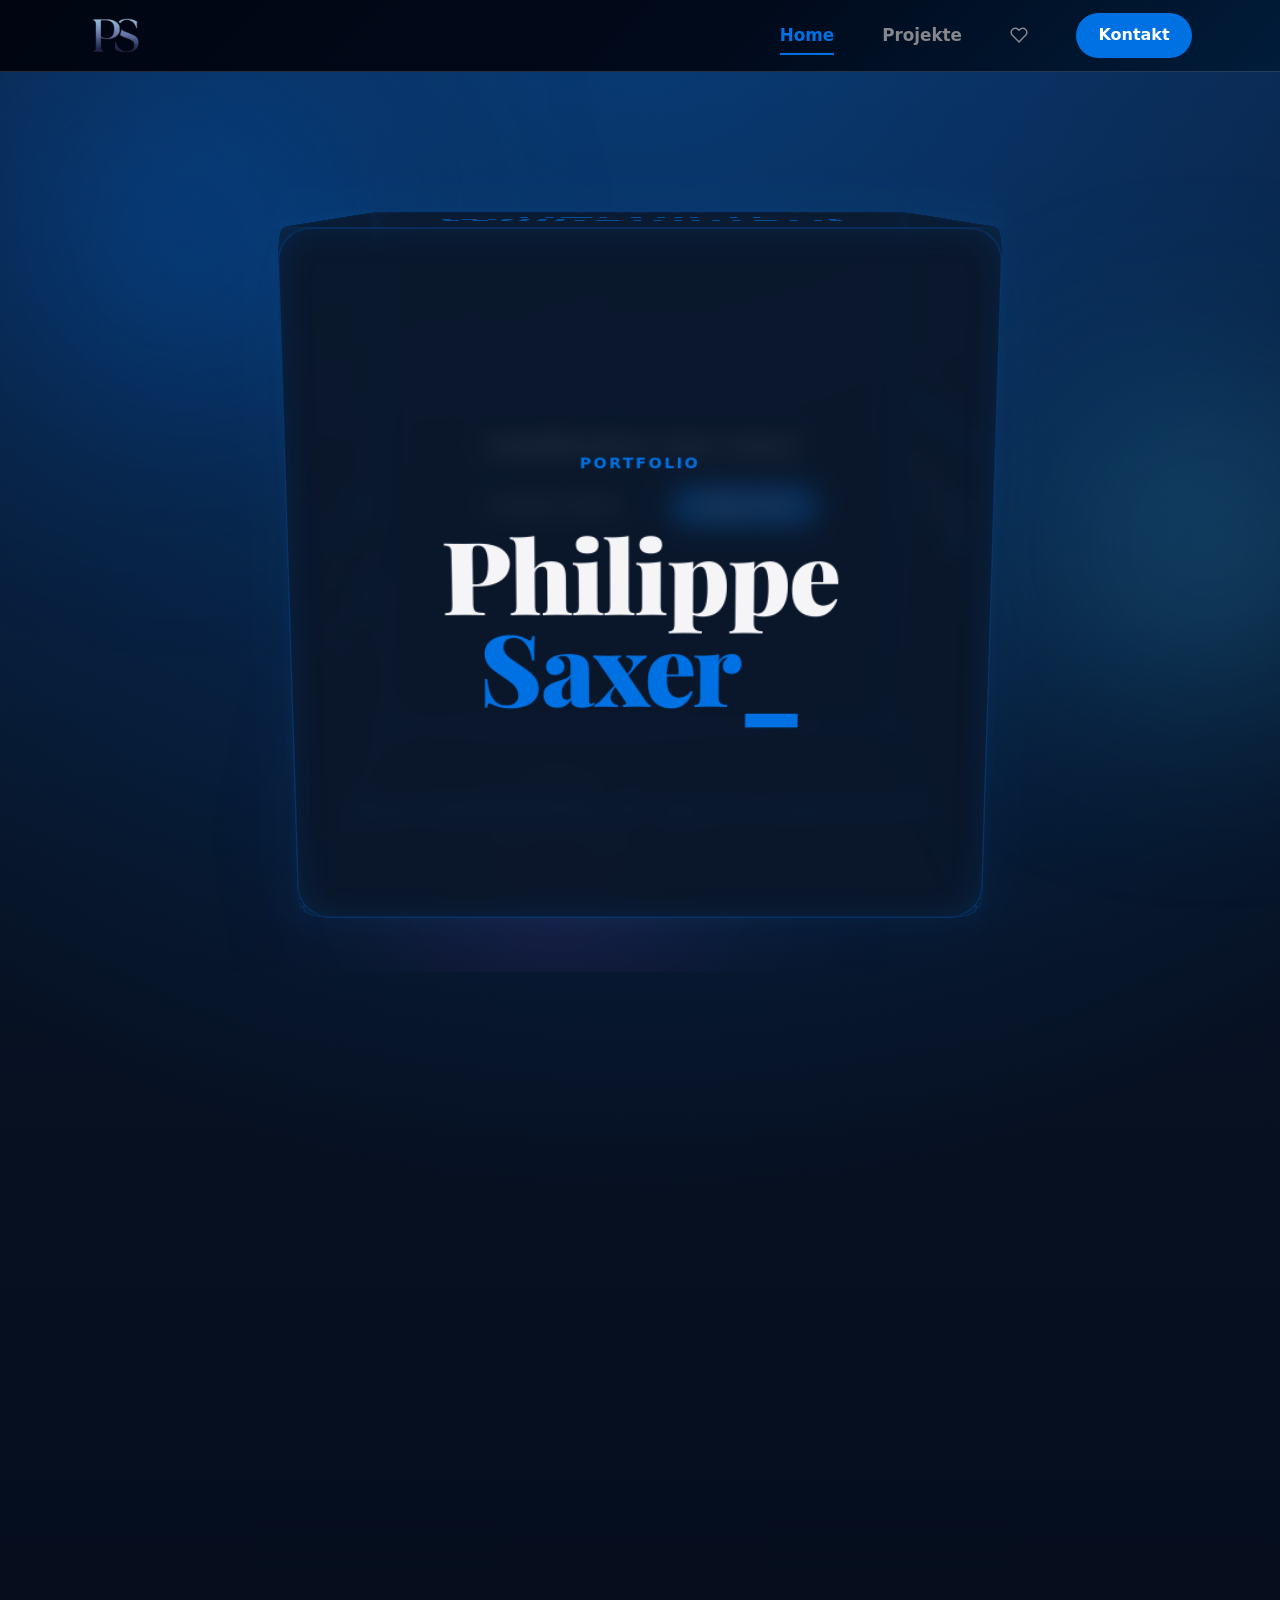
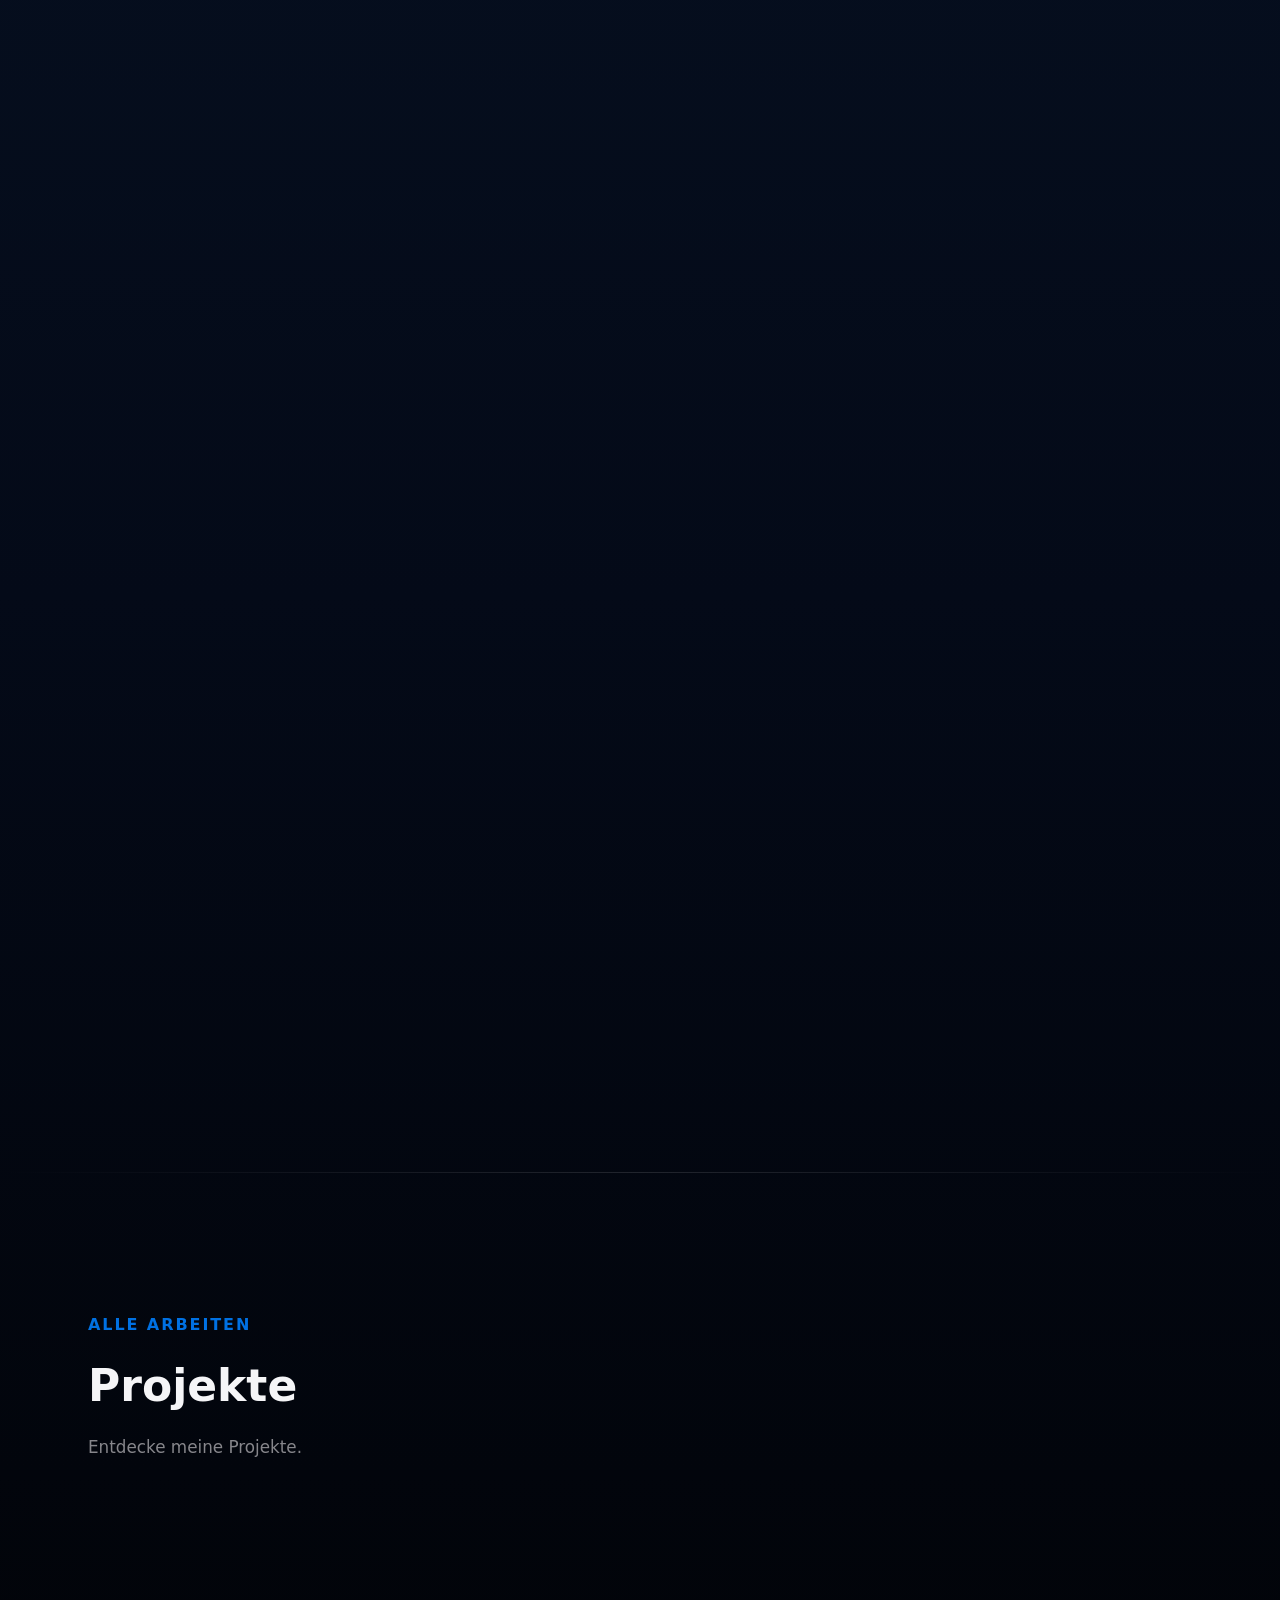
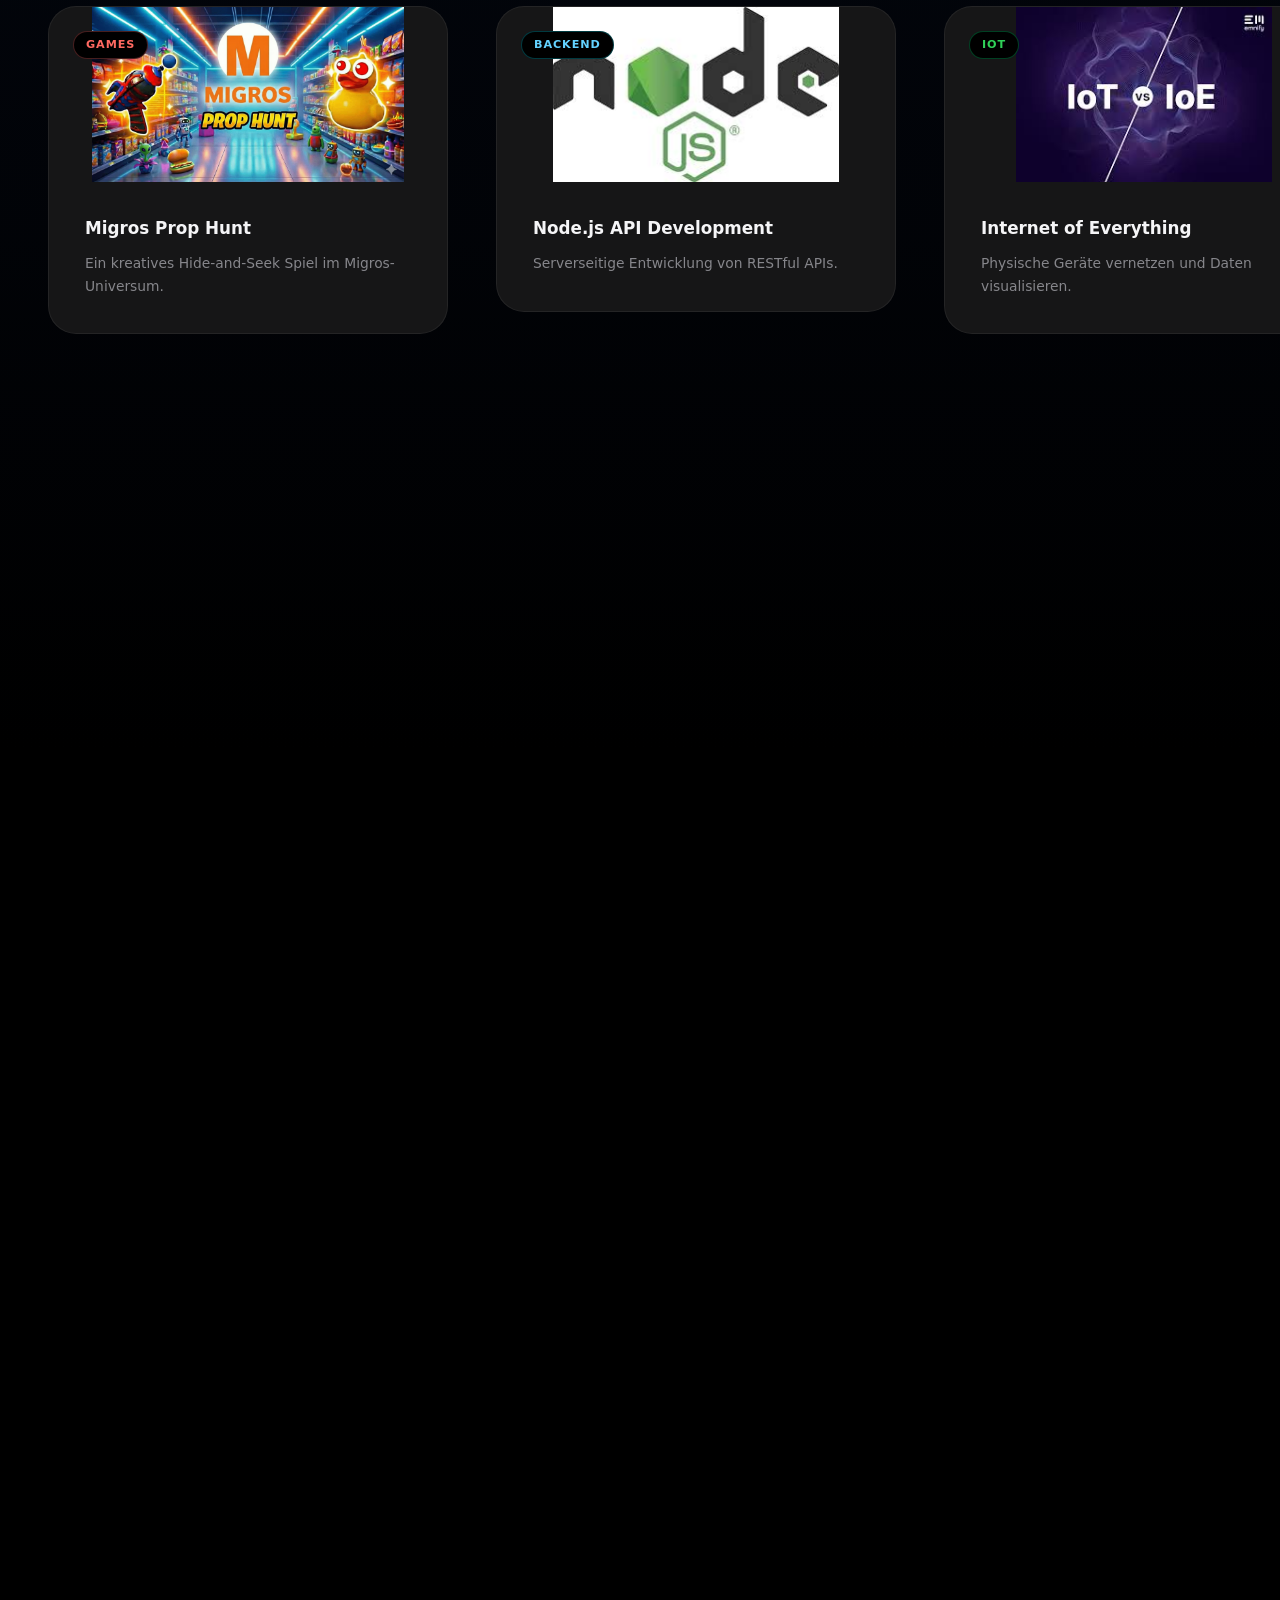
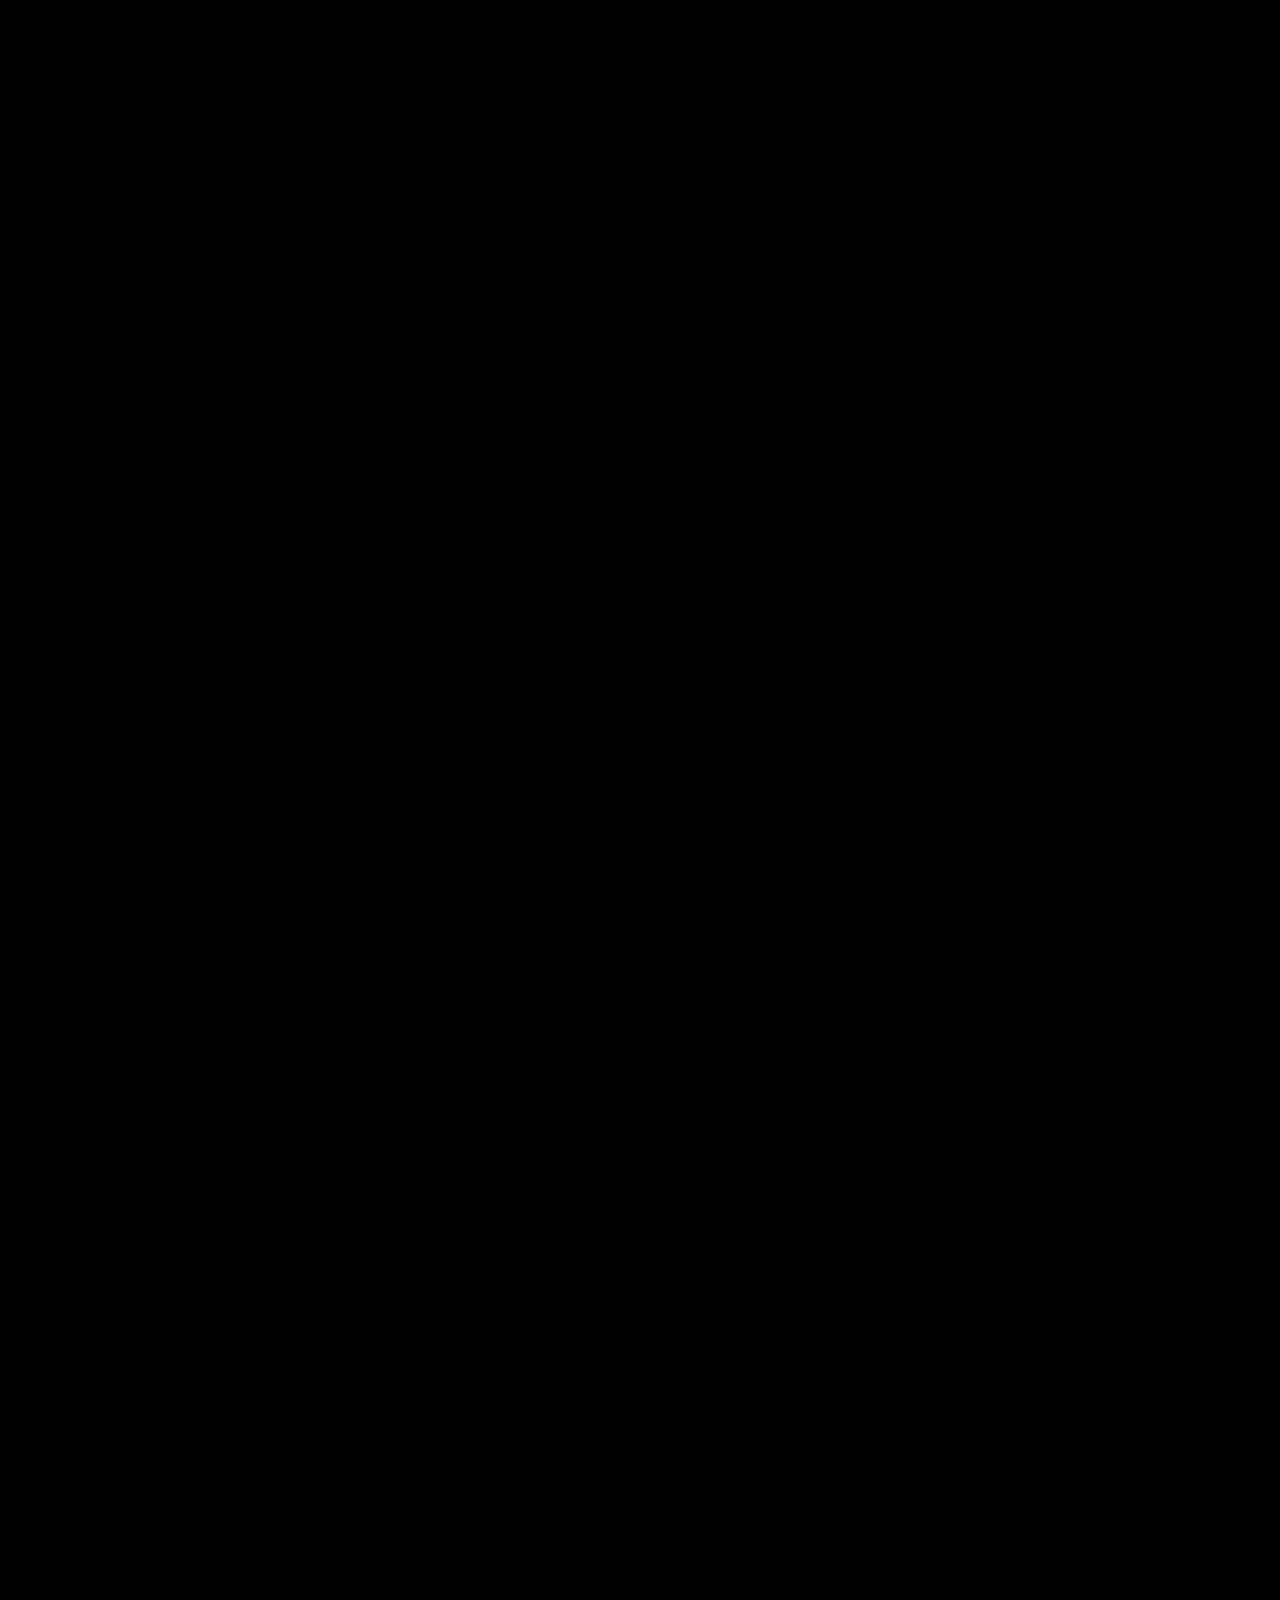
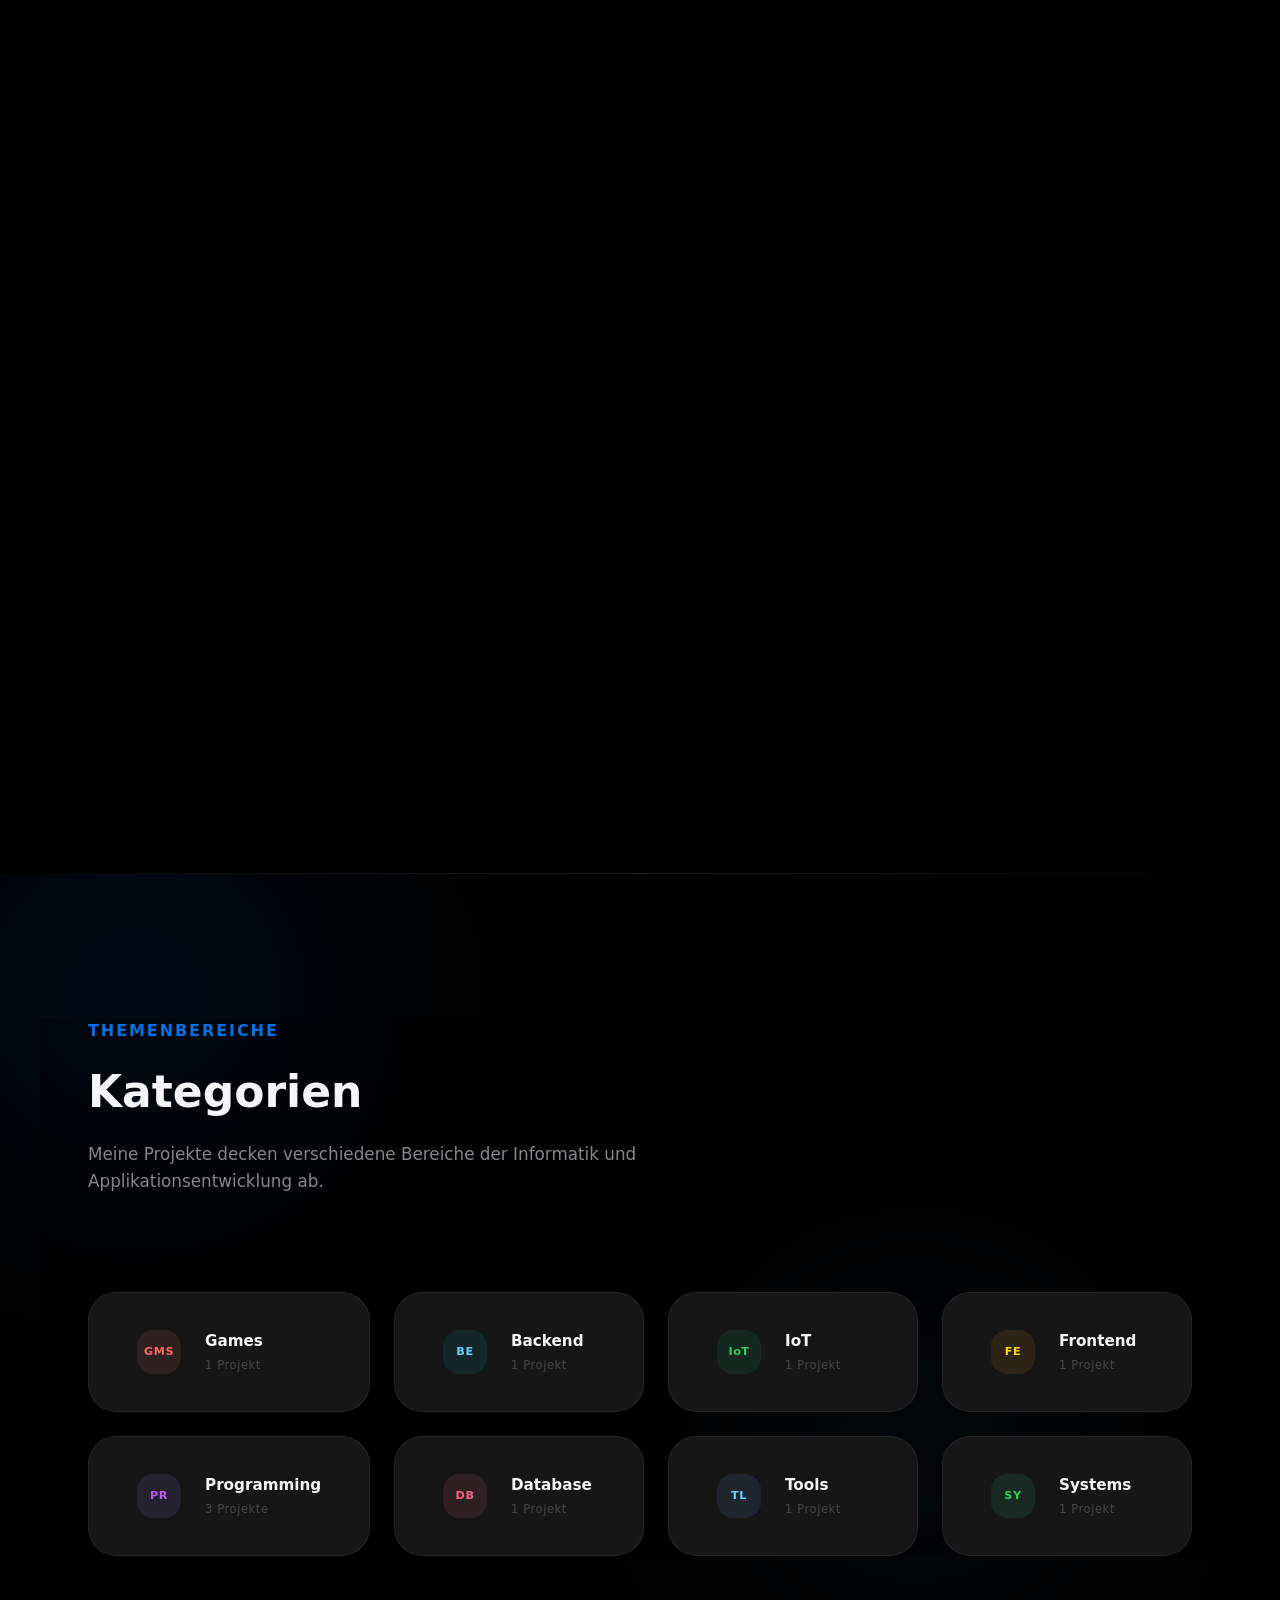
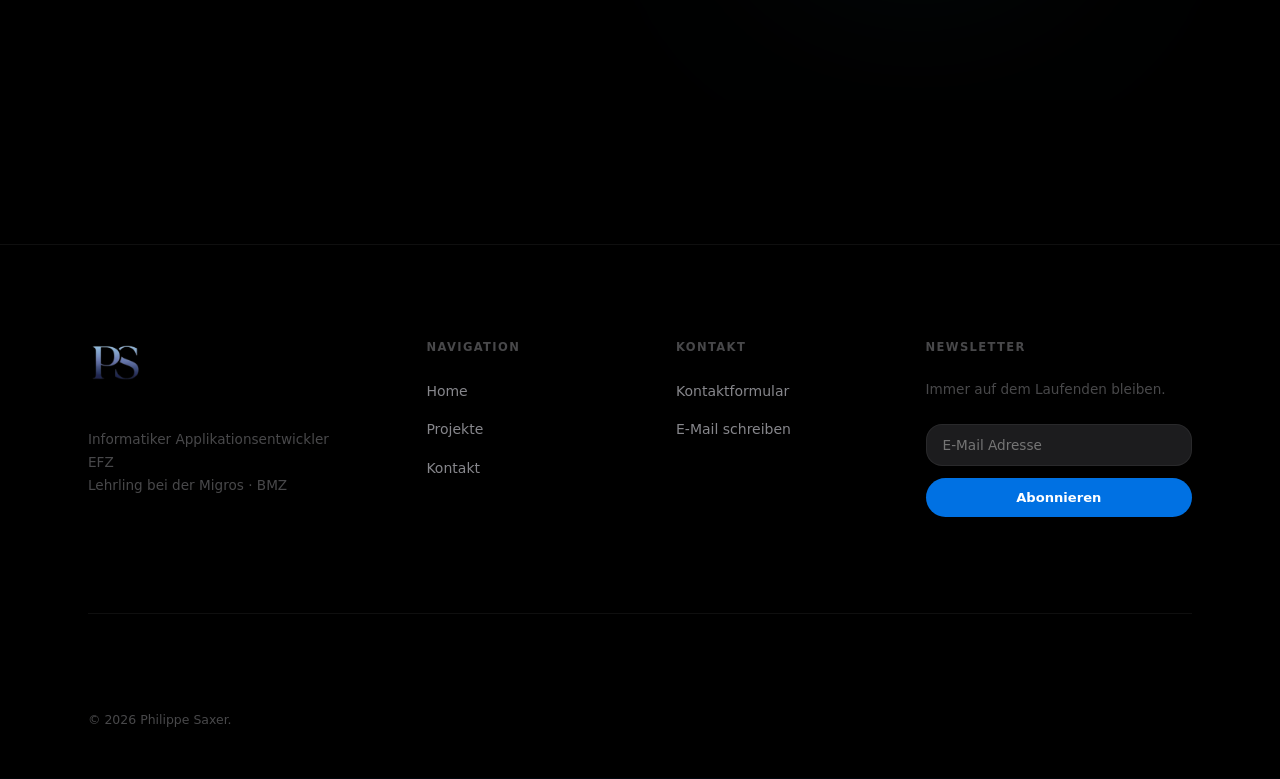
<file: index.html>
<!DOCTYPE html>
<html lang="de">
<head>
  <meta charset="UTF-8">
  <meta name="viewport" content="width=device-width, initial-scale=1.0">
  <meta name="description" content="Willkommen auf dem Portfolio von Philippe Saxer. Ich bin angehender Webentwickler & Informatiker Applikationsentwickler EFZ (Lehrling bei der Migros). Jetzt Projekte entdecken!">
  <title>Philippe Saxer | Portfolio – Webentwickler & Informatiker Applikationsentwickler EFZ</title>
  <link rel="canonical" href="https://philippesaxer.ch/">
  <link rel="apple-touch-icon" sizes="180x180" href="images/logo.png">
  <link rel="preload" as="image" href="images/logo.png">
  <link rel="preconnect" href="https://fonts.googleapis.com">
  <link rel="preconnect" href="https://fonts.gstatic.com" crossorigin>
  <link href="https://fonts.googleapis.com/css2?family=Space+Grotesk:wght@400;500;600;700&family=Playfair+Display:wght@400;500;600;700;800;900&display=swap" rel="stylesheet">
  <!-- Schema.org JSON-LD für Google Rich Results -->
  <script type="application/ld+json">
  {
    "@context": "https://schema.org",
    "@graph": [
      {
        "@type": "ProfilePage",
        "@id": "https://philippesaxer.ch/#webpage",
        "url": "https://philippesaxer.ch/",
        "name": "Philippe Saxer | Portfolio – Webentwickler & Informatiker EFZ",
        "isPartOf": {
          "@id": "https://philippesaxer.ch/#website"
        },
        "about": {
          "@id": "https://philippesaxer.ch/#person"
        },
        "mainEntity": {
          "@id": "https://philippesaxer.ch/#person"
        }
      },
      {
        "@type": "Person",
        "@id": "https://philippesaxer.ch/#person",
        "name": "Philippe Saxer",
        "jobTitle": "Informatiker Applikationsentwickler EFZ (Lehrling)",
        "url": "https://philippesaxer.ch/",
        "image": "https://philippesaxer.ch/images/logo.png",
        "description": "Angehender Webentwickler und Informatiker Applikationsentwickler EFZ. Lehrling bei der Migros.",
        "worksFor": {
          "@type": "Organization",
          "name": "Migros"
        },
        "alumniOf": {
          "@type": "EducationalOrganization",
          "name": "BMZ (Bildungszentrum)"
        },
        "knowsAbout": [
          "Webentwicklung",
          "JavaScript",
          "Frontend",
          "Backend",
          "Applikationsentwicklung",
          "Informatik"
        ]
      }
    ]
  }
  </script>
  <link rel="stylesheet" href="css/style.css">
  <link rel="stylesheet" href="css/responsive.css">
  <link rel="icon" href="images/logo.png" type="image/png">
  <!-- SEO Tags -->
  <meta name="keywords" content="Philippe Saxer, Portfolio, Informatiker, Informatiker EFZ, Informatiker Portfolio, Informatiker Applikationsentwicklung, Applikationsentwickler, Migros, BMZ">
  <meta name="author" content="Philippe Saxer">
  <meta name="robots" content="index, follow">
  <meta name="theme-color" content="#0a0a0a">

  <!-- Open Graph / Social Media -->
  <meta property="og:type" content="website">
  <meta property="og:title" content="Philippe Saxer | Portfolio">
  <meta property="og:description" content="Portfolio von Philippe Saxer — Informatiker Applikationsentwickler EFZ Lehrling bei der Migros.">
  <meta property="og:url" content="https://philippesaxer.ch/">
  <meta property="og:image" content="https://philippesaxer.ch/images/logo.png">

  <!-- Twitter -->
  <meta name="twitter:card" content="summary_large_image">
  <meta name="twitter:title" content="Philippe Saxer | Portfolio">
  <meta name="twitter:description" content="Portfolio von Philippe Saxer — Informatiker Applikationsentwickler EFZ Lehrling bei der Migros.">
  <meta name="twitter:image" content="https://philippesaxer.ch/images/logo.png">
</head>
<body style="overflow-x: hidden;">

  <!-- LOADING SCREEN -->
  <div id="page-loader">
    <img src="images/logo.png" alt="Loading..." class="loader-logo">
  </div>

  <!-- ====================================================
       HEADER
       ==================================================== -->
  <header class="site-header">
    <div class="container header-inner">
      <a href="/" class="site-logo">
        <img src="images/logo.png" alt="Philippe.dev Logo" style="height: 32px; width: auto; object-fit: contain;">
      </a>
      <nav class="site-nav">
        <a href="/"    class="nav-link active">Home</a>
        <a href="projekte.html" class="nav-link">Projekte</a>
        <a href="projekte.html?filter=merkliste" class="nav-wishlist" id="navWishlist" title="Merkliste">
          <svg viewBox="0 0 24 24" fill="none" xmlns="http://www.w3.org/2000/svg">
            <path class="heart-outline" d="M20.84 4.61a5.5 5.5 0 0 0-7.78 0L12 5.67l-1.06-1.06a5.5 5.5 0 0 0-7.78 7.78l1.06 1.06L12 21.23l7.78-7.78 1.06-1.06a5.5 5.5 0 0 0 0-7.78z"/>
          </svg>
          <span class="wishlist-count" id="wishlistCount">0</span>
        </a>
        <a href="kontakt.html"  class="nav-cta">Kontakt</a>
      </nav>
    </div>
  </header>

  <!-- ====================================================
       MAIN
       ==================================================== -->
  <main>

    <!-- HERO -->
    <section class="hero scroll-hero">
      <div class="hero-sticky-wrapper">
      <!-- ANIMATED GLASSMORPHISM BLOBS -->
        <div class="blob-canvas">
          <div class="blob blob-1"></div>
          <div class="blob blob-2"></div>
          <div class="blob blob-3"></div>
        </div>
        <!-- 3D CUBE ANIMATION BACKGROUND -->
        <div class="cube-container" id="cubeContainer">
        <div class="cube" id="heroCube">
          <!-- FRONT FACE -->
          <div class="face front">
            <div class="hero-content-wrapper" style="align-items: center; text-align: center;">
              <p class="hero-label">Portfolio</p>
              <h1 class="hero-name" style="margin-bottom: 0;">
                Philippe
                <span class="name-line-2">Saxer<span class="hero-cursor"></span></span>
              </h1>
            </div>
          </div>
          <!-- BACK FACE -->
          <div class="face back">
            <div class="hero-content-wrapper" style="align-items: center; text-align: center;">
              <p class="cube-contact-title">Lass uns schreiben!</p>
              <div class="hero-cta" style="justify-content: center;">
                <a href="projekte.html" class="btn-primary">Alle Projekte</a>
                <a href="kontakt.html"  class="btn-secondary">Kontakt aufnehmen</a>
              </div>
            </div>
          </div>
          <!-- RIGHT FACE -->
          <div class="face right">
            <div class="hero-content-wrapper" style="align-items: center; text-align: center;">
              <p class="hero-label">Informatiker Applikationsentwicklung EFZ</p>
              <p class="hero-tagline" style="font-size: 1.25rem;">
                Ich lerne <span class="highlight">Code</span> zu schreiben, als Lehrling bei der <span class="highlight">Migros</span>
                und Schüler an der <span class="highlight">BMZ</span>.
              </p>
            </div>
          </div>
          <!-- LEFT FACE -->
          <div class="face left">
            <div class="hero-content-wrapper" style="align-items: center; text-align: center;">
              <div class="hero-stats" style="display: grid; grid-template-columns: 1fr 1fr; gap: 2rem; width: 100%; text-align: left; padding: 0 10%;">
                <div class="stat-item">
                  <span class="stat-number">10</span>
                  <span class="stat-label">Projekte</span>
                </div>
                <div class="stat-item">
                  <span class="stat-number">8</span>
                  <span class="stat-label">Kategorien</span>
                </div>
                <div class="stat-item">
                  <span class="stat-number">16</span>
                  <span class="stat-label">Jahre</span>
                </div>
                <div class="stat-item">
                  <span class="stat-number">1.</span>
                  <span class="stat-label">Lehrjahr</span>
                </div>
              </div>
            </div>
          </div>
          <div class="face top"><span class="cube-code">Herzlich Willkommen!</span></div>
          <div class="face bottom"><span class="cube-code">Philippe's Portfolio</span></div>
        </div>
      </div>
      </div>
    </section>

    <div class="divider"></div>

    <!-- HORIZONTAL SCROLL PROJECTS -->
    <section class="project-horizontal-scroll">
      <div class="horizontal-sticky-container">
        <div class="container horizontal-header-wrap">
          <div class="section-header">
            <span class="section-label">Alle Arbeiten</span>
            <h2 class="section-title">Projekte</h2>
            <p class="section-desc">Entdecke meine Projekte.</p>
          </div>
        </div>
        
        <div class="horizontal-track-wrap">
          <div class="horizontal-track" id="projectTrack">
            <!-- 01 · Migros Prop Hunt -->
            <article class="project-card h-card cat-games">
              <a href="projekt-migrosprophunt.html" class="card-link-layer" aria-label="Migros Prop Hunt ansehen"></a>
              <div class="card-thumb">
                <img src="images/migrosprophunt.png" alt="Migros Prop Hunt" class="card-thumb-img" width="800" height="450" loading="lazy">
                <span class="card-badge">Games</span>
              </div>
              <div class="card-body">
                <h3 class="card-title">Migros Prop Hunt</h3>
                <p class="card-desc">Ein kreatives Hide-and-Seek Spiel im Migros-Universum.</p>
              </div>
            </article>

            <!-- 02 · Node.js -->
            <article class="project-card h-card cat-backend">
              <a href="projekt-nodejs.html" class="card-link-layer" aria-label="Node.js ansehen"></a>
              <div class="card-thumb">
                <img src="images/nodejs.png" alt="Node.js" class="card-thumb-img" width="800" height="450" loading="lazy">
                <span class="card-badge">Backend</span>
              </div>
              <div class="card-body">
                <h3 class="card-title">Node.js API Development</h3>
                <p class="card-desc">Serverseitige Entwicklung von RESTful APIs.</p>
              </div>
            </article>

            <!-- 03 · IoT -->
            <article class="project-card h-card cat-iot">
              <a href="projekt-iot.html" class="card-link-layer" aria-label="IoT ansehen"></a>
              <div class="card-thumb">
                <img src="images/iotioe.png" alt="Internet of Everything" class="card-thumb-img" width="800" height="450" loading="lazy">
                <span class="card-badge">IoT</span>
              </div>
              <div class="card-body">
                <h3 class="card-title">Internet of Everything</h3>
                <p class="card-desc">Physische Geräte vernetzen und Daten visualisieren.</p>
              </div>
            </article>

            <!-- 04 · Frontend -->
            <article class="project-card h-card cat-frontend">
              <a href="projekt-frontend.html" class="card-link-layer" aria-label="Frontend ansehen"></a>
              <div class="card-thumb">
                <img src="images/programmiergrundlagen2.png" alt="JavaScript Frontend" class="card-thumb-img" width="800" height="450" loading="lazy">
                <span class="card-badge">Frontend</span>
              </div>
              <div class="card-body">
                <h3 class="card-title">JS Frontend</h3>
                <p class="card-desc">Dynamische Webseiten mit reinem JavaScript.</p>
              </div>
            </article>

            <!-- 05 · Python -->
            <article class="project-card h-card cat-programming">
              <a href="projekt-python.html" class="card-link-layer" aria-label="Python ansehen"></a>
              <div class="card-thumb">
                <img src="images/python.png" alt="Python" class="card-thumb-img" width="800" height="450" loading="lazy">
                <span class="card-badge">Python</span>
              </div>
              <div class="card-body">
                <h3 class="card-title">Python Crashcourse</h3>
                <p class="card-desc">Schnelleinstieg in die Programmiersprache Python.</p>
              </div>
            </article>

            <!-- 06 · Database -->
            <article class="project-card h-card cat-database">
              <a href="projekt-database.html" class="card-link-layer" aria-label="Database ansehen"></a>
              <div class="card-thumb">
                <img src="images/uml.png" alt="Database" class="card-thumb-img" width="800" height="450" loading="lazy">
                <span class="card-badge">Database</span>
              </div>
              <div class="card-body">
                <h3 class="card-title">Datenbanken & UML</h3>
                <p class="card-desc">Relationale Datenbanken entwerfen und modellieren.</p>
              </div>
            </article>

            <!-- 07 · Office -->
            <article class="project-card h-card cat-tools">
              <a href="projekt-office.html" class="card-link-layer" aria-label="Office ansehen"></a>
              <div class="card-thumb">
                <img src="images/powerpoint.png" alt="Office" class="card-thumb-img" width="800" height="450" loading="lazy">
                <span class="card-badge">Tools</span>
              </div>
              <div class="card-body">
                <h3 class="card-title">Microsoft Office</h3>
                <p class="card-desc">Professionelle Präsentationen mit PowerPoint.</p>
              </div>
            </article>

            <!-- 08 · Programming I -->
            <article class="project-card h-card cat-programming">
              <a href="projekt-programming1.html" class="card-link-layer" aria-label="Programming ansehen"></a>
              <div class="card-thumb">
                <img src="images/programmiergrundlagen.png" alt="Programming" class="card-thumb-img" width="800" height="450" loading="lazy">
                <span class="card-badge">Programming</span>
              </div>
              <div class="card-body">
                <h3 class="card-title">Programmiergrundlagen I</h3>
                <p class="card-desc">Erste Schritte: Variablen, Schleifen und Funktionen.</p>
              </div>
            </article>

            <!-- 09 · Dev Fundamentals -->
            <article class="project-card h-card cat-programming">
              <a href="projekt-dev-fundamentals.html" class="card-link-layer" aria-label="Dev Fund. ansehen"></a>
              <div class="card-thumb">
                <img src="images/systemdevolopment.png" alt="Dev Fundamentals" class="card-thumb-img" width="800" height="450" loading="lazy">
                <span class="card-badge">Systems</span>
              </div>
              <div class="card-body">
                <h3 class="card-title">Development Fundamentals</h3>
                <p class="card-desc">Git, Clean Code und Entwicklungsprozesse.</p>
              </div>
            </article>

            <!-- 10 · Windows Internals -->
            <article class="project-card h-card cat-systems">
              <a href="projekt-windows.html" class="card-link-layer" aria-label="Windows ansehen"></a>
              <div class="card-thumb">
                <img src="images/windowsregistery.png" alt="Windows" class="card-thumb-img" width="800" height="450" loading="lazy">
                <span class="card-badge">Systems</span>
              </div>
              <div class="card-body">
                <h3 class="card-title">Windows Internals</h3>
                <p class="card-desc">Tiefes Verständnis des Windows-Betriebssystems.</p>
              </div>
            </article>

          </div>
        </div>
      </div>
    </section>

    <div class="divider"></div>

    <!-- CATEGORIES -->
    <section class="section" style="position: relative; overflow: hidden;">
      <!-- GLASSMORPHISM BLOBS -->
      <div class="blob-canvas">
        <div class="blob blob-1" style="opacity: 0.3; width: 400px; height: 400px;"></div>
        <div class="blob blob-2" style="opacity: 0.25; width: 300px; height: 300px; top: 50%; left: 60%;"></div>
      </div>
      <div class="container glass-overlay">
        <div class="section-header">
          <span class="section-label">Themenbereiche</span>
          <h2 class="section-title">Kategorien</h2>
          <p class="section-desc">Meine Projekte decken verschiedene Bereiche der Informatik und Applikationsentwicklung ab.</p>
        </div>

        <div class="categories-grid">
          <a href="projekte.html?filter=games" class="category-card cat-games">
            <div class="category-icon">GMS</div>
            <div class="category-text">
              <p class="category-name">Games</p>
              <p class="category-count">1 Projekt</p>
            </div>
          </a>
          <a href="projekte.html?filter=backend" class="category-card cat-backend">
            <div class="category-icon">BE</div>
            <div class="category-text">
              <p class="category-name">Backend</p>
              <p class="category-count">1 Projekt</p>
            </div>
          </a>
          <a href="projekte.html?filter=iot" class="category-card cat-iot">
            <div class="category-icon">IoT</div>
            <div class="category-text">
              <p class="category-name">IoT</p>
              <p class="category-count">1 Projekt</p>
            </div>
          </a>
          <a href="projekte.html?filter=frontend" class="category-card cat-frontend">
            <div class="category-icon">FE</div>
            <div class="category-text">
              <p class="category-name">Frontend</p>
              <p class="category-count">1 Projekt</p>
            </div>
          </a>
          <a href="projekte.html?filter=programming" class="category-card cat-programming">
            <div class="category-icon">PR</div>
            <div class="category-text">
              <p class="category-name">Programming</p>
              <p class="category-count">3 Projekte</p>
            </div>
          </a>
          <a href="projekte.html?filter=database" class="category-card cat-database">
            <div class="category-icon">DB</div>
            <div class="category-text">
              <p class="category-name">Database</p>
              <p class="category-count">1 Projekt</p>
            </div>
          </a>
          <a href="projekte.html?filter=tools" class="category-card cat-tools">
            <div class="category-icon">TL</div>
            <div class="category-text">
              <p class="category-name">Tools</p>
              <p class="category-count">1 Projekt</p>
            </div>
          </a>
          <a href="projekte.html?filter=systems" class="category-card cat-systems">
            <div class="category-icon">SY</div>
            <div class="category-text">
              <p class="category-name">Systems</p>
              <p class="category-count">1 Projekt</p>
            </div>
          </a>
        </div>
      </div>
    </section>



  </main>

  <!-- ====================================================
       FOOTER
       ==================================================== -->
  <footer class="site-footer">
    <div class="container">
      <div class="footer-top">
        <div class="footer-brand">
          <a href="/" class="site-logo" style="margin-bottom: var(--sp-sm); display: inline-block;">
            <img src="images/logo.png" alt="Philippe.dev Logo" style="height: 48px; width: auto; object-fit: contain;">
          </a>
          <p>Informatiker Applikationsentwickler EFZ<br>Lehrling bei der Migros · BMZ</p>
        </div>
        <div class="footer-col">
          <h4>Navigation</h4>
          <ul class="footer-links">
            <li><a href="/"    class="footer-link">Home</a></li>
            <li><a href="projekte.html" class="footer-link">Projekte</a></li>
            <li><a href="kontakt.html"  class="footer-link">Kontakt</a></li>
          </ul>
        </div>
        <div class="footer-col">
          <h4>Kontakt</h4>
          <ul class="footer-links">
            <li><a href="kontakt.html"                         class="footer-link">Kontaktformular</a></li>
            <li><a href="mailto:philippesaxer8@gmail.com"      class="footer-link">E-Mail schreiben</a></li>
          </ul>
        </div>
        <div class="footer-col newsletter-col">
          <h4>Newsletter</h4>
          <p style="font-size: 0.85rem; color: var(--text-muted); margin-bottom: var(--sp-md);">Immer auf dem Laufenden bleiben.</p>
          <form class="footer-newsletter-form" action="mailto:philippesaxer8@gmail.com" method="post" enctype="text/plain">
            <input type="email" name="email" placeholder="E-Mail Adresse" required class="footer-newsletter-input">
            <button type="submit" class="footer-newsletter-btn">Abonnieren</button>
          </form>
        </div>
      </div>
      <div class="footer-bottom">
        <p class="footer-copy">&copy; 2026 Philippe Saxer.</p>
      </div>
    </div>
  </footer>

  <script>
    // Apple-Style Scroll Reveal Animation
    document.addEventListener("DOMContentLoaded", () => {
      const observerOptions = {
        threshold: 0.05,
        rootMargin: "0px 0px -5% 0px"
      };

      const observer = new IntersectionObserver((entries) => {
        entries.forEach(entry => {
          if (entry.isIntersecting) {
            entry.target.classList.add("reveal-active");
            observer.unobserve(entry.target);
          }
        });
      }, observerOptions);

      // Only animate individual cards (NOT sections — they cause horizontal overflow on mobile)
      const cards = document.querySelectorAll(".project-card, .category-card");
      
      cards.forEach((el, index) => {
        el.classList.add("reveal-up");
        el.style.transitionDelay = `${(index % 3) * 0.1}s`;
        observer.observe(el);
      });
      
      // Crazy Hero Animation observer
      const crazyObserver = new IntersectionObserver((entries) => {
        entries.forEach(entry => {
          if (entry.isIntersecting) {
            entry.target.classList.add("hero-revealed");
          } else {
            entry.target.classList.remove("hero-revealed");
          }
        });
      }, { threshold: 0.1 });
      
      const hero = document.querySelector(".scroll-hero");
      if (hero) crazyObserver.observe(hero);

      // Scroll-Driven and Mouse-Driven 3D Cube Rotation
      const heroCube = document.getElementById("heroCube");
      const cubeContainer = document.getElementById("cubeContainer");
      
      if (heroCube && cubeContainer) {
        const isMobile = window.matchMedia("(max-width: 768px)").matches;
        const isTouch = window.matchMedia("(hover: none)").matches;
        
        let scrollRotationY = 0;
        let mouseRotationX = isMobile ? 0 : -10; // No default tilt on mobile (prevents clipping)
        let mouseRotationY = 0;
        let isCubeTick = false;
        const scrollFactor = isMobile ? 0.28 : 0.15; // Faster on mobile to allow full rotation

        const handleCubeUpdate = () => {
          const totalY = scrollRotationY + mouseRotationY;
          heroCube.style.transform = `rotateX(${mouseRotationX}deg) rotateY(${totalY}deg)`;
          isCubeTick = false;
        };

        const queuedCubeUpdate = () => {
          if (!isCubeTick) {
            isCubeTick = true;
            window.requestAnimationFrame(handleCubeUpdate);
          }
        };

        // Scroll controls the main Y-axis spin
        window.addEventListener("scroll", () => {
          scrollRotationY = window.scrollY * scrollFactor; 
          queuedCubeUpdate();
        }, { passive: true });

        // Mouse move controls the 3D tilt (parallax effect) — desktop only
        if (!isTouch) {
          document.addEventListener("mousemove", (e) => {
            // Normalize mouse coordinates from -1 to 1 based on window center
            const x = (e.clientX / window.innerWidth - 0.5) * 2;
            const y = (e.clientY / window.innerHeight - 0.5) * 2;
            
            // Max tilt of 25 degrees
            mouseRotationY = x * 25; 
            mouseRotationX = -y * 25; // Negative so mouse up tilts up
            
            queuedCubeUpdate();
          });
        }

        queuedCubeUpdate();
      }
    });

    // Hide Loading Screen
    window.addEventListener("load", () => {
      const loader = document.getElementById("page-loader");
      if (loader) {
        setTimeout(() => {
          loader.classList.add("loader-hidden");
        }, 0);
      }
    });
  </script>
  <script src="js/wishlist.js" defer></script>
  <script src="js/main.js" defer></script>
</body>
</html>
</file>
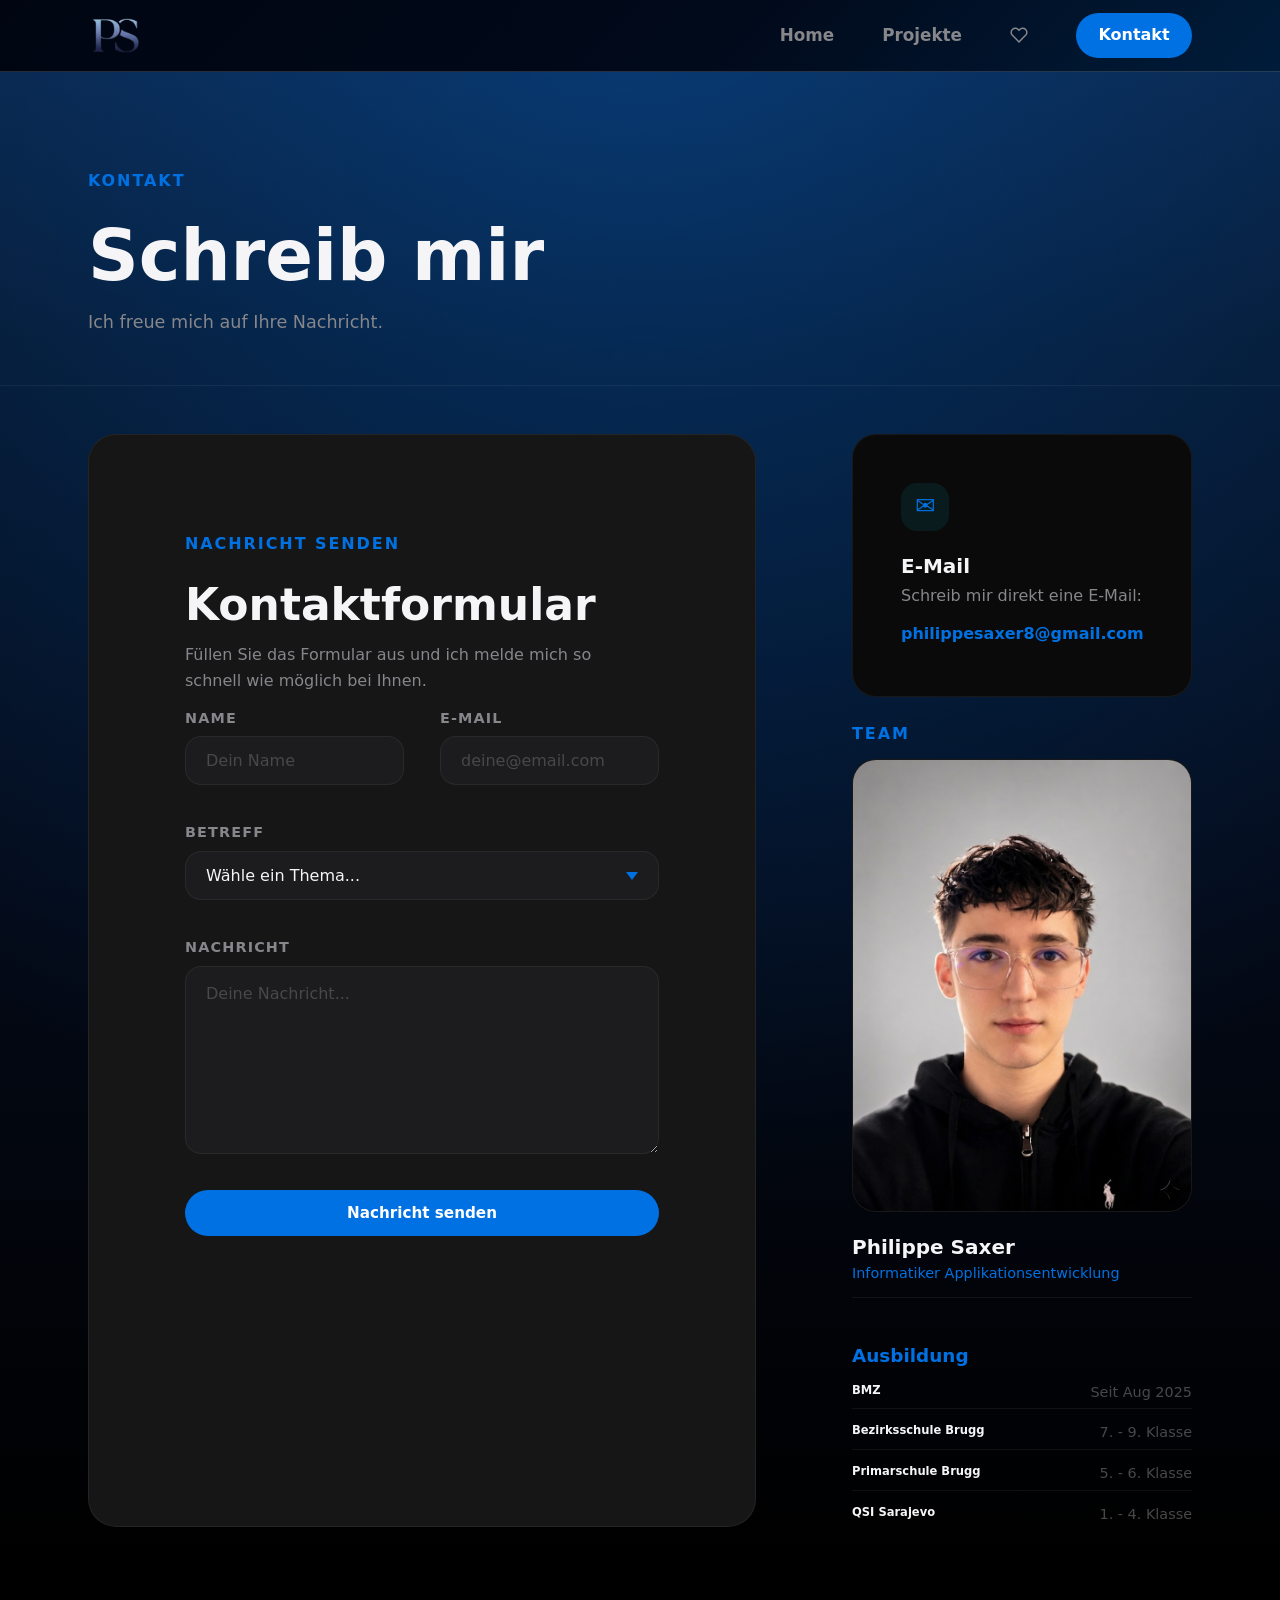
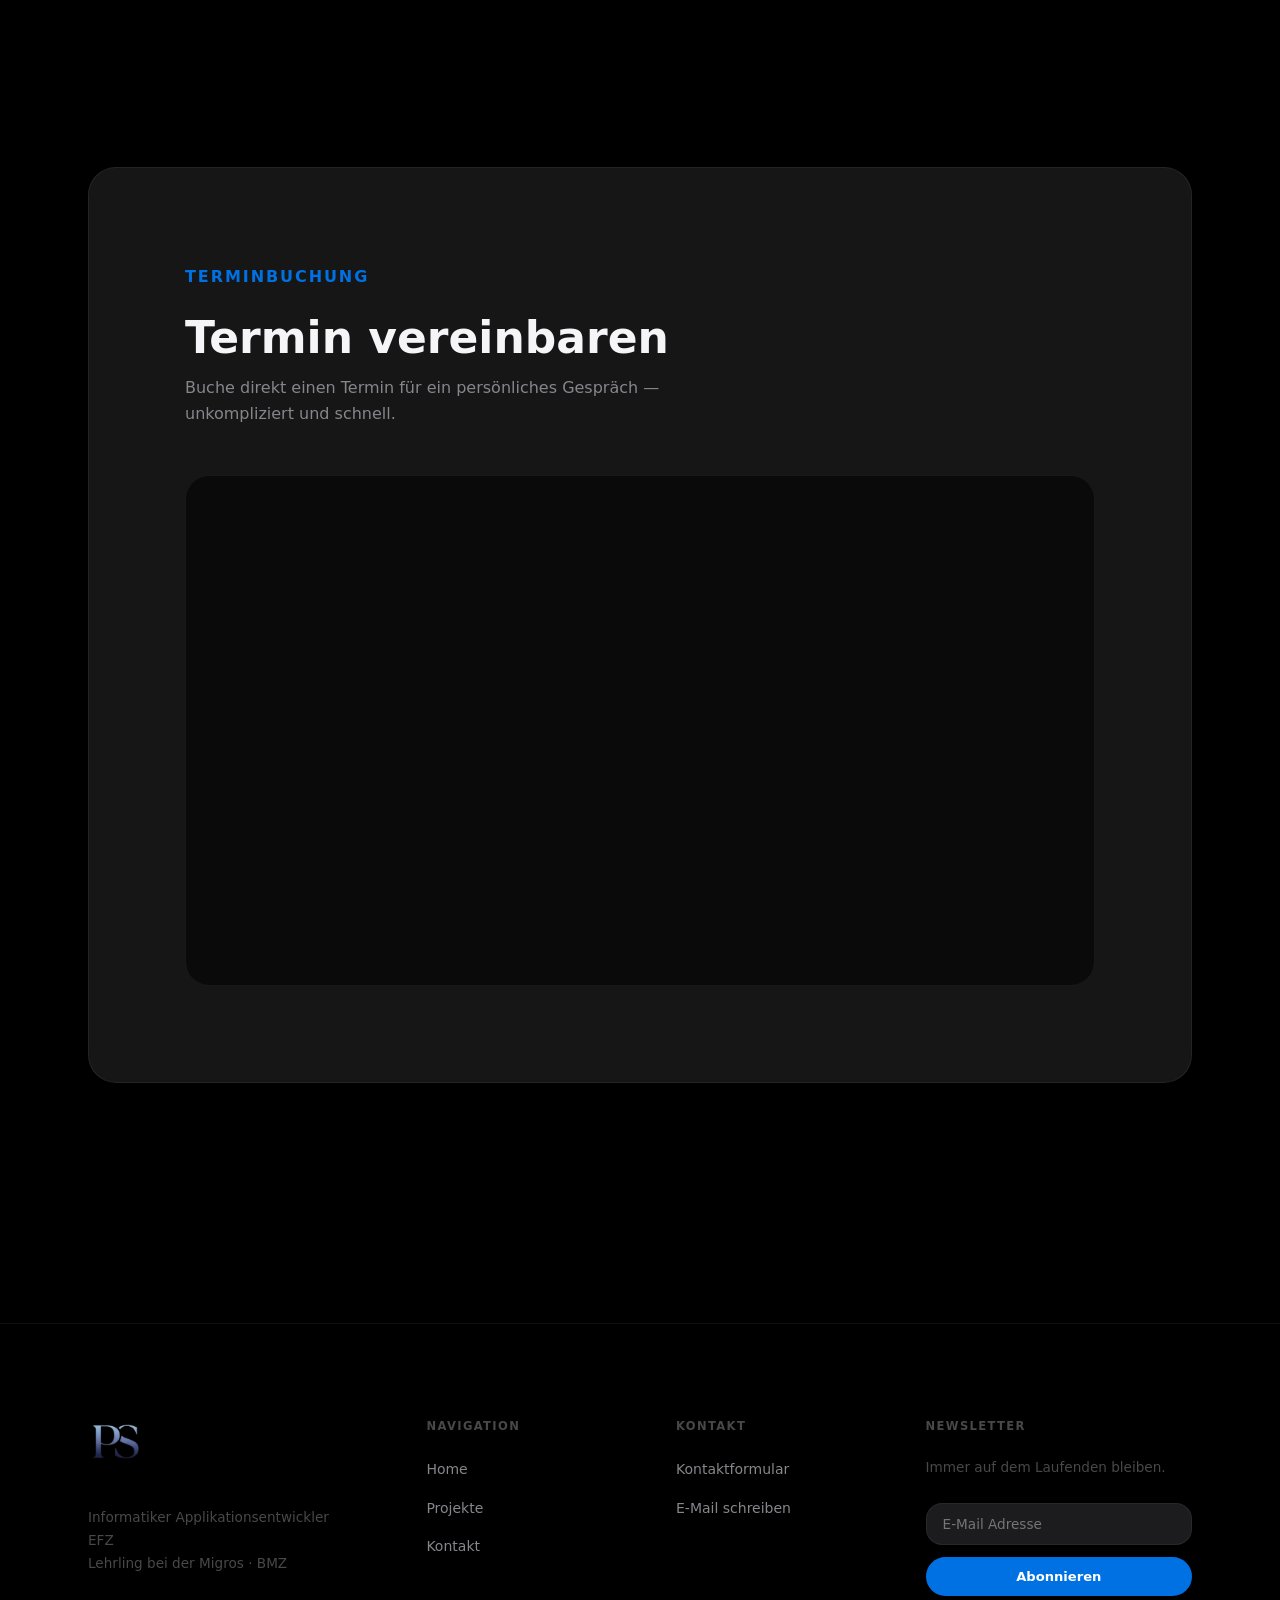
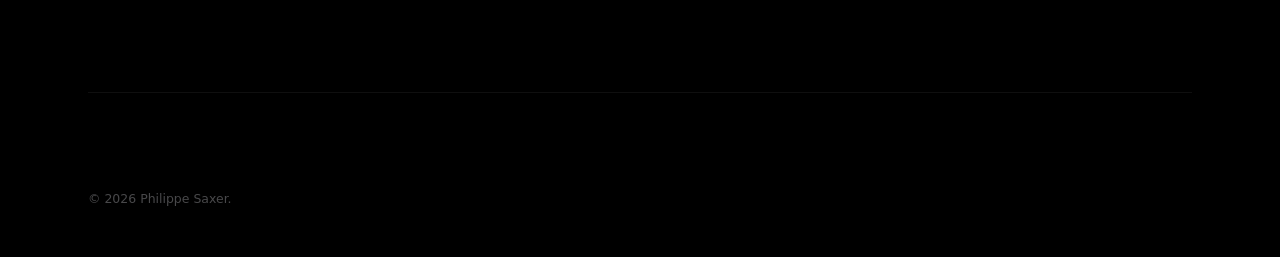
<file: kontakt.html>
<!DOCTYPE html>
<html lang="de">
<head>
  <meta charset="UTF-8">
  <meta name="viewport" content="width=device-width, initial-scale=1.0">
  <meta name="description" content="Portfolio von Philippe Saxer — Informatiker Applikationsentwickler EFZ Lehrling bei der Migros.">
  <title>Kontakt | Philippe Saxer</title>
  <link rel="canonical" href="https://philippesaxer.ch/kontakt.html">
  <link rel="apple-touch-icon" sizes="180x180" href="images/logo.png">
  <link rel="preload" as="image" href="images/logo.png">
  <link rel="stylesheet" href="css/style.css">
  <link rel="stylesheet" href="css/responsive.css">
  <link rel="icon" href="images/logo.png" type="image/png">
  <!-- SEO Tags -->
  <meta name="keywords" content="Philippe Saxer, Portfolio, Informatiker, Informatiker EFZ, Informatiker Portfolio, Informatiker Applikationsentwicklung, Applikationsentwickler, Migros, BMZ">
  <meta name="author" content="Philippe Saxer">
  <meta name="robots" content="index, follow">
  <meta name="theme-color" content="#0a0a0a">

  <!-- Open Graph / Social Media -->
  <meta property="og:type" content="website">
  <meta property="og:title" content="Kontakt | Philippe Saxer">
  <meta property="og:description" content="Portfolio von Philippe Saxer — Informatiker Applikationsentwickler EFZ Lehrling bei der Migros.">
  <meta property="og:url" content="https://philippesaxer.ch/">
  <meta property="og:image" content="https://philippesaxer.ch/images/logo.png">

  <!-- Twitter -->
  <meta name="twitter:card" content="summary_large_image">
  <meta name="twitter:title" content="Kontakt | Philippe Saxer">
  <meta name="twitter:description" content="Portfolio von Philippe Saxer — Informatiker Applikationsentwickler EFZ Lehrling bei der Migros.">
  <meta name="twitter:image" content="https://philippesaxer.ch/images/logo.png">
</head>
<body style="overflow-x: hidden;">

  <!-- LOADING SCREEN -->
  <div id="page-loader">
    <img src="images/logo.png" alt="Loading..." class="loader-logo">
  </div>

  <!-- ====================================================
       HEADER
       ==================================================== -->
  <header class="site-header">
    <div class="container header-inner">
      <a href="/" class="site-logo">
        <img src="images/logo.png" alt="Philippe.dev Logo" style="height: 32px; width: auto; object-fit: contain;">
      </a>
      <nav class="site-nav">
        <a href="/"    class="nav-link">Home</a>
        <a href="projekte.html" class="nav-link">Projekte</a>
        <a href="projekte.html?filter=merkliste" class="nav-wishlist" id="navWishlist" title="Merkliste">
          <svg viewBox="0 0 24 24" fill="none" xmlns="http://www.w3.org/2000/svg">
            <path class="heart-outline" d="M20.84 4.61a5.5 5.5 0 0 0-7.78 0L12 5.67l-1.06-1.06a5.5 5.5 0 0 0-7.78 7.78l1.06 1.06L12 21.23l7.78-7.78 1.06-1.06a5.5 5.5 0 0 0 0-7.78z"/>
          </svg>
          <span class="wishlist-count" id="wishlistCount">0</span>
        </a>
        <a href="kontakt.html"  class="nav-cta active">Kontakt</a>
      </nav>
    </div>
  </header>

  <!-- ====================================================
       MAIN
       ==================================================== -->
  <main>

    <!-- PAGE HERO -->
    <div class="page-hero">
      <div class="container">
        <span class="section-label">Kontakt</span>
        <h1>Schreib mir</h1>
        <p>Ich freue mich auf Ihre Nachricht.</p>
      </div>
    </div>

    <!-- CONTACT SECTION -->
    <section class="section">
      <div class="container">
        <div class="contact-layout scroll-reveal">

          <!-- Contact Form -->
          <div class="contact-form-wrapper">
            <div class="contact-card">
              <div class="contact-card-header">
                <span class="section-label">Nachricht senden</span>
                <h2>Kontaktformular</h2>
                <p>Füllen Sie das Formular aus und ich melde mich so schnell wie möglich bei Ihnen.</p>
              </div>
              <form class="contact-form" action="mailto:philippesaxer8@gmail.com" method="post" enctype="text/plain">
                <div class="form-row">
                  <div class="form-group">
                    <label for="contact-name" class="form-label">Name</label>
                    <input type="text" id="contact-name" name="name" class="form-input" placeholder="Dein Name" required>
                  </div>
                  <div class="form-group">
                    <label for="contact-email" class="form-label">E-Mail</label>
                    <input type="email" id="contact-email" name="email" class="form-input" placeholder="deine@email.com" required>
                  </div>
                </div>
                <div class="form-group">
                  <label for="contact-subject" class="form-label">Betreff</label>
                  <select id="contact-subject" name="betreff" class="form-input form-select" required>
                    <option value="" disabled selected>Wähle ein Thema...</option>
                    <option value="Allgemeine Anfrage">Allgemeine Anfrage</option>
                    <option value="Projekt-Frage">Frage zu einem Projekt</option>
                    <option value="Zusammenarbeit">Zusammenarbeit</option>
                    <option value="Sonstiges">Sonstiges</option>
                  </select>
                </div>
                <div class="form-group">
                  <label for="contact-message" class="form-label">Nachricht</label>
                  <textarea id="contact-message" name="nachricht" class="form-textarea" rows="6" placeholder="Deine Nachricht..." required></textarea>
                </div>
                <button type="submit" class="btn-primary btn-full">Nachricht senden</button>
              </form>
            </div>
          </div>

          <!-- Contact Info Sidebar -->
          <aside class="contact-info-sidebar">
            <div class="contact-info-card scroll-reveal">
              <div class="contact-info-icon">✉</div>
              <h3>E-Mail</h3>
              <p>Schreib mir direkt eine E-Mail:</p>
              <a href="mailto:philippesaxer8@gmail.com" class="contact-info-link">philippesaxer8@gmail.com</a>
            </div>

            <div class="contact-profile-card scroll-reveal">
              <span class="section-label" style="display: block; margin-bottom: var(--sp-sm);">Team</span>
              <div class="profile-photo-container">
                <img src="images/philippesaxer.png" alt="Philippe Saxer" class="profile-img-normal">
                <img src="images/philippesaxerlachen.png" alt="Philippe Saxer Lachend" class="profile-img-hover">
              </div>
              <h3 style="margin-top: var(--sp-md); font-size: 1.25rem; color: var(--text-primary);">Philippe Saxer</h3>
              <p style="font-family: var(--font-mono); font-size: 0.9rem; color: var(--cyan); margin-top: 4px;">Informatiker Applikationsentwicklung</p>
              
              <div class="team-details" style="margin-top: var(--sp-sm); gap: var(--sp-sm);">
                <h4 style="font-size: 1.15rem; margin-bottom: 2px; color: var(--cyan);">Ausbildung</h4>
                
                <div class="detail-row" style="flex-direction: row; justify-content: space-between; border-bottom: 1px solid var(--border-subtle); padding-bottom: 4px;">
                  <span class="detail-label" style="text-transform: none; letter-spacing: normal; color: var(--text-primary);">BMZ</span>
                  <span class="detail-value" style="font-size: 0.9rem; color: var(--text-muted);">Seit Aug 2025</span>
                </div>
                
                <div class="detail-row" style="flex-direction: row; justify-content: space-between; border-bottom: 1px solid var(--border-subtle); padding-bottom: 4px;">
                  <span class="detail-label" style="text-transform: none; letter-spacing: normal; color: var(--text-primary);">Bezirksschule Brugg</span>
                  <span class="detail-value" style="font-size: 0.9rem; color: var(--text-muted);">7. - 9. Klasse</span>
                </div>
                
                <div class="detail-row" style="flex-direction: row; justify-content: space-between; border-bottom: 1px solid var(--border-subtle); padding-bottom: 4px;">
                  <span class="detail-label" style="text-transform: none; letter-spacing: normal; color: var(--text-primary);">Primarschule Brugg</span>
                  <span class="detail-value" style="font-size: 0.9rem; color: var(--text-muted);">5. - 6. Klasse</span>
                </div>
                
                <div class="detail-row" style="flex-direction: row; justify-content: space-between;">
                  <span class="detail-label" style="text-transform: none; letter-spacing: normal; color: var(--text-primary);">QSI Sarajevo</span>
                  <span class="detail-value" style="font-size: 0.9rem; color: var(--text-muted);">1. - 4. Klasse</span>
                </div>
              </div>
            </div>
          </aside>

        </div>
      </div>
    </section>

    <!-- TERMINBUCHUNG MIT CAL.COM -->
    <section class="booking-section">
      <div class="container">
        <div class="booking-card">
          <div class="booking-card-header">
            <span class="section-label">Terminbuchung</span>
            <h2>Termin vereinbaren</h2>
            <p>Buche direkt einen Termin für ein persönliches Gespräch — unkompliziert und schnell.</p>
          </div>
          <div class="booking-embed-container" id="bookingEmbed">
            <!-- Cal.com Inline Embed -->
            <div class="booking-fallback" id="bookingFallback">
              <div class="booking-icon">📅</div>
              <h3 style="color: var(--text-primary); font-size: 1.25rem;">Termin buchen</h3>
              <p>Wähle einen passenden Zeitpunkt für unser Gespräch. Du wirst zu Cal.com weitergeleitet.</p>
              <a href="https://cal.com" target="_blank" rel="noopener noreferrer" class="btn-primary" id="bookingLink">
                Termin buchen →
              </a>
            </div>
          </div>
        </div>
      </div>
    </section>

  </main>

  <!-- ====================================================
       FOOTER
       ==================================================== -->
  <footer class="site-footer">
    <div class="container">
      <div class="footer-top">
        <div class="footer-brand">
          <a href="/" class="site-logo" style="margin-bottom: var(--sp-sm); display: inline-block;">
            <img src="images/logo.png" alt="Philippe.dev Logo" style="height: 48px; width: auto; object-fit: contain;">
          </a>
          <p>Informatiker Applikationsentwickler EFZ<br>Lehrling bei der Migros · BMZ</p>
        </div>
        <div class="footer-col">
          <h4>Navigation</h4>
          <ul class="footer-links">
            <li><a href="/"    class="footer-link">Home</a></li>
            <li><a href="projekte.html" class="footer-link">Projekte</a></li>
            <li><a href="kontakt.html"  class="footer-link">Kontakt</a></li>
          </ul>
        </div>
        <div class="footer-col">
          <h4>Kontakt</h4>
          <ul class="footer-links">
            <li><a href="kontakt.html"                           class="footer-link">Kontaktformular</a></li>
            <li><a href="mailto:philippesaxer8@gmail.com"        class="footer-link">E-Mail schreiben</a></li>
          </ul>
        </div>
        <div class="footer-col newsletter-col">
          <h4>Newsletter</h4>
          <p style="font-size: 0.85rem; color: var(--text-muted); margin-bottom: var(--sp-md);">Immer auf dem Laufenden bleiben.</p>
          <form class="footer-newsletter-form" action="mailto:philippesaxer8@gmail.com" method="post" enctype="text/plain">
            <input type="email" name="email" placeholder="E-Mail Adresse" required class="footer-newsletter-input">
            <button type="submit" class="footer-newsletter-btn">Abonnieren</button>
          </form>
        </div>
      </div>
      <div class="footer-bottom">
        <p class="footer-copy">&copy; 2026 Philippe Saxer.</p>
      </div>
    </div>
  </footer>

  <script>
    // Apple-Style Scroll Reveal Animation
    document.addEventListener("DOMContentLoaded", () => {
      const observerOptions = {
        threshold: 0.15,
        rootMargin: "0px 0px -10% 0px"
      };

      const observer = new IntersectionObserver((entries) => {
        entries.forEach(entry => {
          // Add or remove the active class depending on visibility
          if (entry.isIntersecting) {
            entry.target.classList.add("reveal-active");
          } else {
            // Optional: remove class when scrolling past to animate again
            entry.target.classList.remove("reveal-active");
          }
        });
      }, observerOptions);

      // Select elements to animate
      const cards = document.querySelectorAll(".contact-info-card, .contact-card");
      
      cards.forEach((el, index) => {
        el.classList.add("reveal-up");
        el.style.transitionDelay = `${(index % 3) * 0.1}s`;
        observer.observe(el);
      });
    });

    // Hide Loading Screen
    window.addEventListener("load", () => {
      const loader = document.getElementById("page-loader");
      if (loader) {
        setTimeout(() => {
          loader.classList.add("loader-hidden");
        }, 0);
      }
    });
  </script>
  <script src="js/wishlist.js" defer></script>
  <script src="js/main.js" defer></script>

  <!-- Cal.com Embed Script -->
  <script>
    // Initialize Cal.com inline embed
    (function() {
      const embedContainer = document.getElementById('bookingEmbed');
      const fallback = document.getElementById('bookingFallback');
      
      // Try loading the Cal.com embed widget
      // Replace 'your-username' with your actual Cal.com username
      // For now, we show the fallback with a direct booking link
      
      // Cal.com inline embed via iframe
      // To activate: Replace the URL below with your Cal.com scheduling link
      const calUrl = 'https://cal.com/philippe-saxer/15min'; // e.g., 'https://cal.com/philippe-saxer/15min'
      
      if (calUrl && embedContainer) {
        const iframe = document.createElement('iframe');
        iframe.src = calUrl + '?embed=true&theme=dark';
        iframe.style.width = '100%';
        iframe.style.minHeight = '500px';
        iframe.style.border = 'none';
        iframe.style.borderRadius = 'var(--r-lg)';
        iframe.setAttribute('loading', 'lazy');
        iframe.setAttribute('title', 'Terminbuchung');
        
        // Replace fallback with iframe
        if (fallback) fallback.style.display = 'none';
        embedContainer.appendChild(iframe);
      }
    })();
  </script>
</body>
</html>
</file>
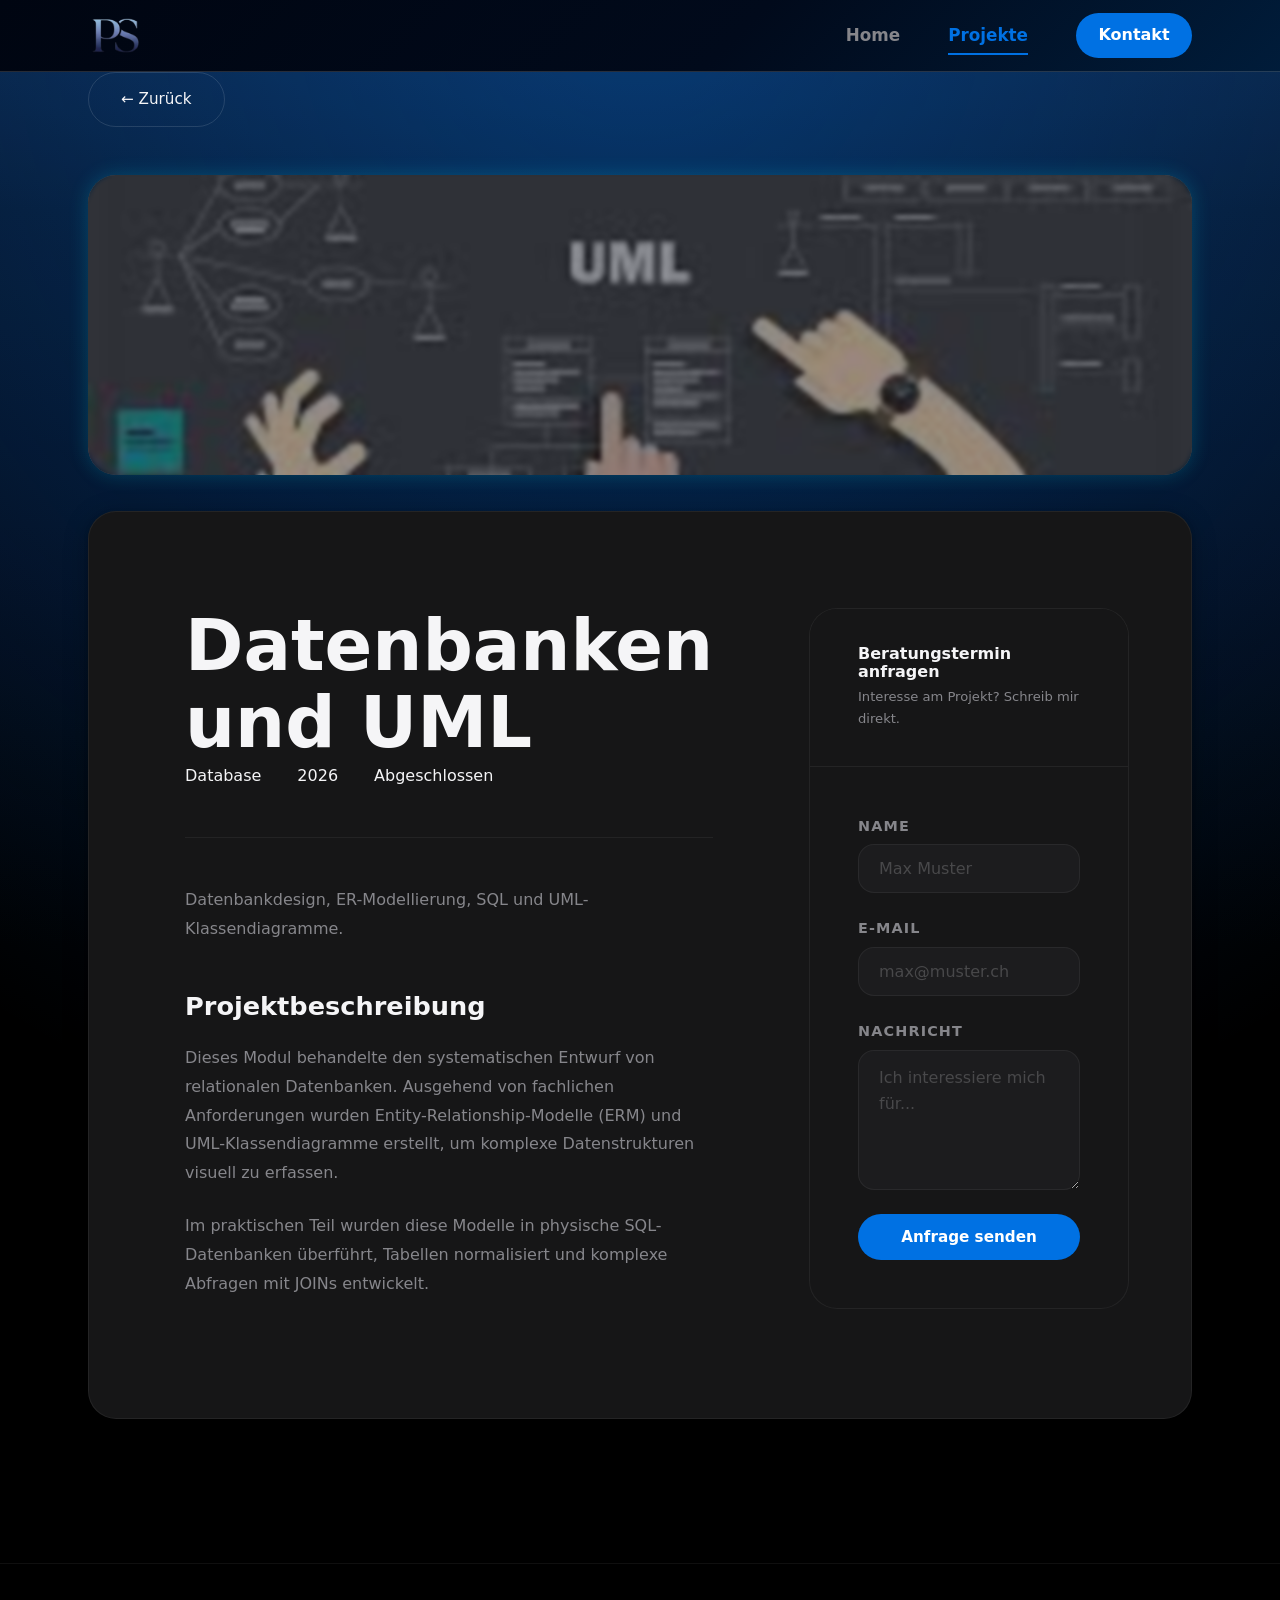
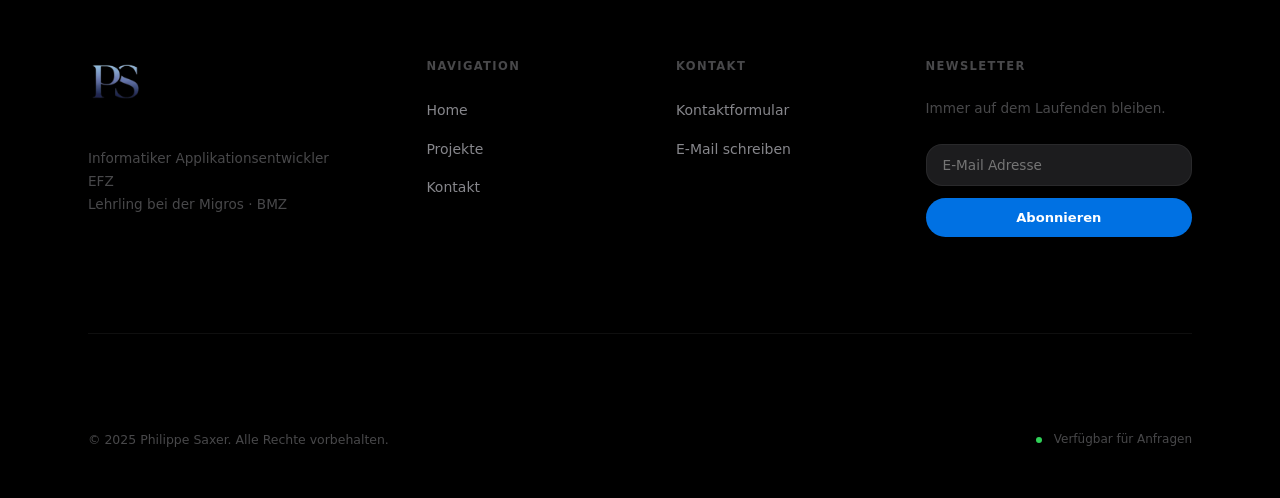
<file: projekt-database.html>
<!DOCTYPE html>
<html lang="de">
<head>
  <meta charset="UTF-8">
  <meta name="viewport" content="width=device-width, initial-scale=1.0">
  <meta name="description" content="Datenbankdesign, ER-Modellierung, SQL und UML-Klassendiagramme.">
  <title>Datenbanken und UML | Philippe Saxer</title>
  <link rel="canonical" href="https://philippesaxer.ch/projekt-database.html">
  <link rel="apple-touch-icon" sizes="180x180" href="images/logo.png">
  <link rel="preload" as="image" href="images/logo.png">
  <link rel="stylesheet" href="css/style.css">
  <link rel="stylesheet" href="css/responsive.css">
  <link rel="icon" href="images/logo.png" type="image/png">
  <!-- SEO Tags -->
  <meta name="keywords" content="Philippe Saxer, Portfolio, Informatiker, Informatiker EFZ, Informatiker Portfolio, Informatiker Applikationsentwicklung, Applikationsentwickler, Migros, BMZ">
  <meta name="author" content="Philippe Saxer">
  <meta name="robots" content="index, follow">
  <meta name="theme-color" content="#0a0a0a">

  <!-- Open Graph / Social Media -->
  <meta property="og:type" content="website">
  <meta property="og:title" content="Datenbanken und UML | Philippe Saxer">
  <meta property="og:description" content="Datenbankdesign, ER-Modellierung, SQL und UML-Klassendiagramme.">
  <meta property="og:url" content="https://philippesaxer.ch/">
  <meta property="og:image" content="https://philippesaxer.ch/images/logo.png">

  <!-- Twitter -->
  <meta name="twitter:card" content="summary_large_image">
  <meta name="twitter:title" content="Datenbanken und UML | Philippe Saxer">
  <meta name="twitter:description" content="Datenbankdesign, ER-Modellierung, SQL und UML-Klassendiagramme.">
  <meta name="twitter:image" content="https://philippesaxer.ch/images/logo.png">
</head>
<body style="overflow-x: hidden;">

  <!-- LOADING SCREEN -->
  <div id="page-loader">
    <img src="images/logo.png" alt="Loading..." class="loader-logo">
  </div>

  <!-- ====================================================
       HEADER
       ==================================================== -->
  <header class="site-header">
    <div class="container header-inner">
      <a href="/" class="site-logo">
        <img src="images/logo.png" alt="Philippe.dev Logo" style="height: 32px; width: auto; object-fit: contain;">
      </a>
      <nav class="site-nav">
        <a href="/"    class="nav-link">Home</a>
        <a href="projekte.html" class="nav-link active">Projekte</a>
        <a href="kontakt.html"  class="nav-cta">Kontakt</a>
      </nav>
    </div>
  </header>

  <!-- ====================================================
       MAIN
       ==================================================== -->
  <main>
    <div class="container">

      <!-- Back navigation -->
      <a href="projekte.html" class="btn-secondary" style="margin-bottom: var(--sp-xl);">← Zurück</a>

      <!-- Project hero banner -->
      <div class="project-hero-area" style="background: url('images/uml.png') center/cover no-repeat; text-align: center; border-radius: var(--r-xl); position: relative; overflow: hidden; height: 300px; box-shadow: 0 0 20px rgba(0,229,255,0.2);">
        <div class="project-hero-bg" style="position: absolute; inset: 0; background: rgba(8, 14, 28, 0.4); backdrop-filter: blur(2px);"></div>
        <div class="project-hero-content" style="position: relative; z-index: 2; display: flex; align-items: center; justify-content: center; height: 100%;">
          <span class="project-hero-symbol" style="font-size: 0; color: transparent;"></span>
        </div>
      </div>

      <!-- Project content layout -->
      <div class="project-layout">

        <!-- Left: description & gallery -->
        <div class="project-body">

          <h1 class="project-title">Datenbanken und UML</h1>
          <div class="project-meta-bar">
            <span class="project-cat"><span class="cat-dot" style="background: var(--cat-database);"></span> Database</span>
            <span class="project-date">2026</span>
            <span class="project-status status-done">Abgeschlossen</span>
          </div>
          <p class="project-lead">
            Datenbankdesign, ER-Modellierung, SQL und UML-Klassendiagramme.
          </p>
          
          <h3>Projektbeschreibung</h3>
          <p>
            Dieses Modul behandelte den systematischen Entwurf von relationalen Datenbanken.
            Ausgehend von fachlichen Anforderungen wurden Entity-Relationship-Modelle (ERM) 
            und UML-Klassendiagramme erstellt, um komplexe Datenstrukturen visuell zu erfassen.
          </p>
          <p>
            Im praktischen Teil wurden diese Modelle in physische SQL-Datenbanken überführt, 
            Tabellen normalisiert und komplexe Abfragen mit JOINs entwickelt.
          </p>

        </div>

        <!-- Right: consultation form -->
        <aside>
          <div class="sidebar-box">
            <div class="sidebar-box-header">
              <h4>Beratungstermin anfragen</h4>
              <p>Interesse am Projekt? Schreib mir direkt.</p>
            </div>
            <form class="sidebar-form" action="mailto:philippesaxer8@gmail.com" method="post" enctype="text/plain">
              <div class="form-group">
                <label for="consult-name" class="form-label">Name</label>
                <input type="text"  id="consult-name"  name="name"  class="form-input" placeholder="Max Muster" required>
              </div>
              <div class="form-group">
                <label for="consult-email" class="form-label">E-Mail</label>
                <input type="email" id="consult-email" name="email" class="form-input" placeholder="max@muster.ch" required>
              </div>
              <div class="form-group">
                <label for="consult-msg" class="form-label">Nachricht</label>
                <textarea id="consult-msg" name="nachricht" class="form-textarea" placeholder="Ich interessiere mich für..." required></textarea>
              </div>
              <button type="submit" class="btn-primary btn-full">Anfrage senden</button>
            </form>
          </div>
        </aside>

      </div>
      <!-- end project-layout -->

    </div>
  </main>

  <!-- ====================================================
       FOOTER
       ==================================================== -->
  <footer class="site-footer">
    <div class="container">
      <div class="footer-top">
        <div class="footer-brand">
          <a href="/" class="site-logo" style="margin-bottom: var(--sp-sm); display: inline-block;">
            <img src="images/logo.png" alt="Philippe.dev Logo" style="height: 48px; width: auto; object-fit: contain;">
          </a>
          <p>Informatiker Applikationsentwickler EFZ<br>Lehrling bei der Migros · BMZ</p>
        </div>
        <div class="footer-col">
          <h4>Navigation</h4>
          <ul class="footer-links">
            <li><a href="/"    class="footer-link">Home</a></li>
            <li><a href="projekte.html" class="footer-link">Projekte</a></li>
            <li><a href="kontakt.html"  class="footer-link">Kontakt</a></li>
          </ul>
        </div>
        <div class="footer-col">
          <h4>Kontakt</h4>
          <ul class="footer-links">
            <li><a href="kontakt.html"                       class="footer-link">Kontaktformular</a></li>
            <li><a href="mailto:philippesaxer8@gmail.com"    class="footer-link">E-Mail schreiben</a></li>
          </ul>
        </div>
        <div class="footer-col newsletter-col">
          <h4>Newsletter</h4>
          <p style="font-size: 0.85rem; color: var(--text-muted); margin-bottom: var(--sp-md);">Immer auf dem Laufenden bleiben.</p>
          <form class="footer-newsletter-form" action="mailto:philippesaxer8@gmail.com" method="post" enctype="text/plain">
            <input type="email" name="email" placeholder="E-Mail Adresse" required class="footer-newsletter-input">
            <button type="submit" class="footer-newsletter-btn">Abonnieren</button>
          </form>
        </div>
      </div>
      <div class="footer-bottom">
        <p class="footer-copy">&copy; 2025 Philippe Saxer. Alle Rechte vorbehalten.</p>
        <div class="footer-status">
          <span class="status-dot"></span>
          <span>Verfügbar für Anfragen</span>
        </div>
      </div>
    </div>
  </footer>

  <script>
    // Apple-Style Scroll Reveal Animation
    document.addEventListener("DOMContentLoaded", () => {
      const observerOptions = {
        threshold: 0.15,
        rootMargin: "0px 0px -10% 0px"
      };

      const observer = new IntersectionObserver((entries) => {
        entries.forEach(entry => {
          if (entry.isIntersecting) {
            entry.target.classList.add("reveal-active");
            observer.unobserve(entry.target);
          }
        });
      }, observerOptions);

      // Select elements to animate
      const sections = document.querySelectorAll("section:not(.hero), .project-body, .sidebar-box");
      const cards = document.querySelectorAll(".project-card, .category-card");
      
      sections.forEach((el, index) => {
        if (index % 2 === 0) {
          el.classList.add("reveal-up");
        } else {
          el.classList.add("reveal-left");
        }
        observer.observe(el);
      });

      cards.forEach((el, index) => {
        el.classList.add("reveal-up");
        el.style.transitionDelay = `${(index % 3) * 0.1}s`;
        observer.observe(el);
      });
    });

    // Hide Loading Screen
    window.addEventListener("load", () => {
      const loader = document.getElementById("page-loader");
      if (loader) {
        // Small delay so the user sees the cool pulsing effect
        setTimeout(() => {
          loader.classList.add("loader-hidden");
        }, 0);
      }
    });
  </script>
  <script src="js/wishlist.js" defer></script>
  <script src="js/main.js" defer></script>
</body>
</html>
</file>
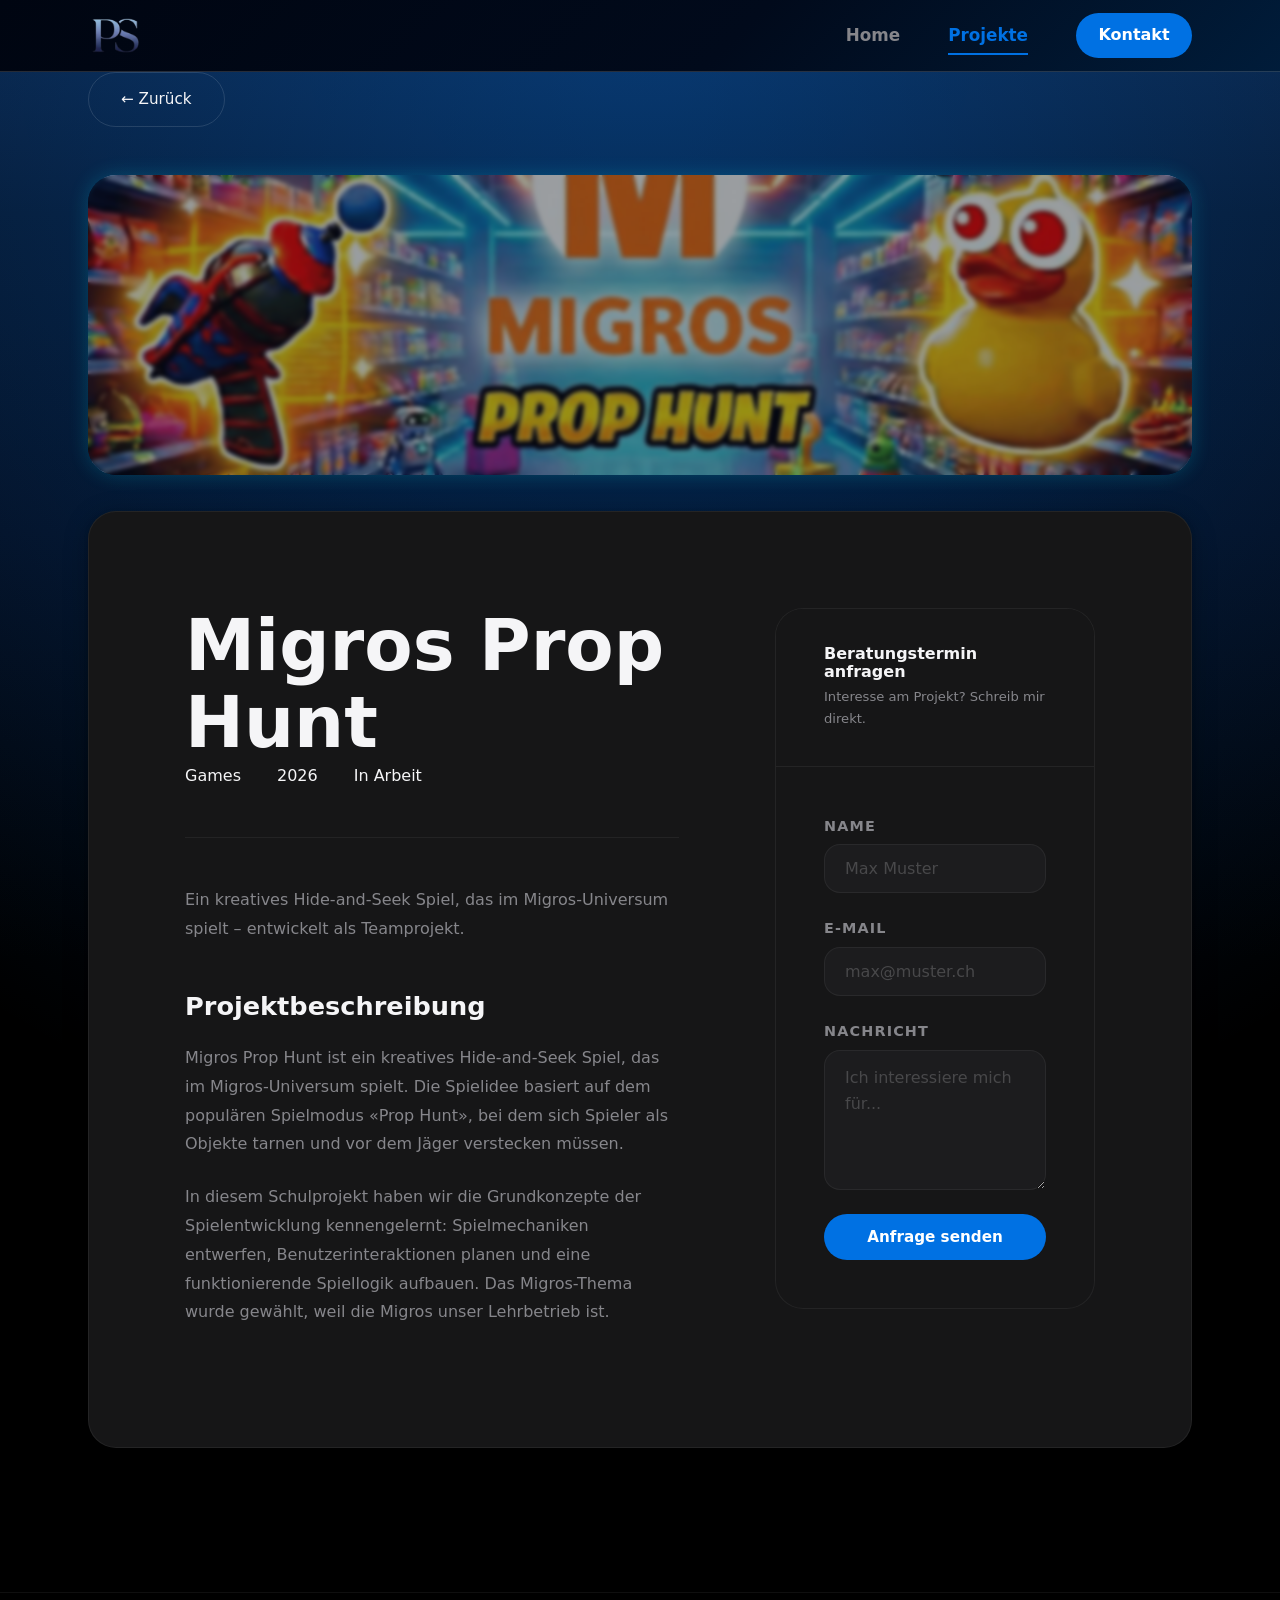
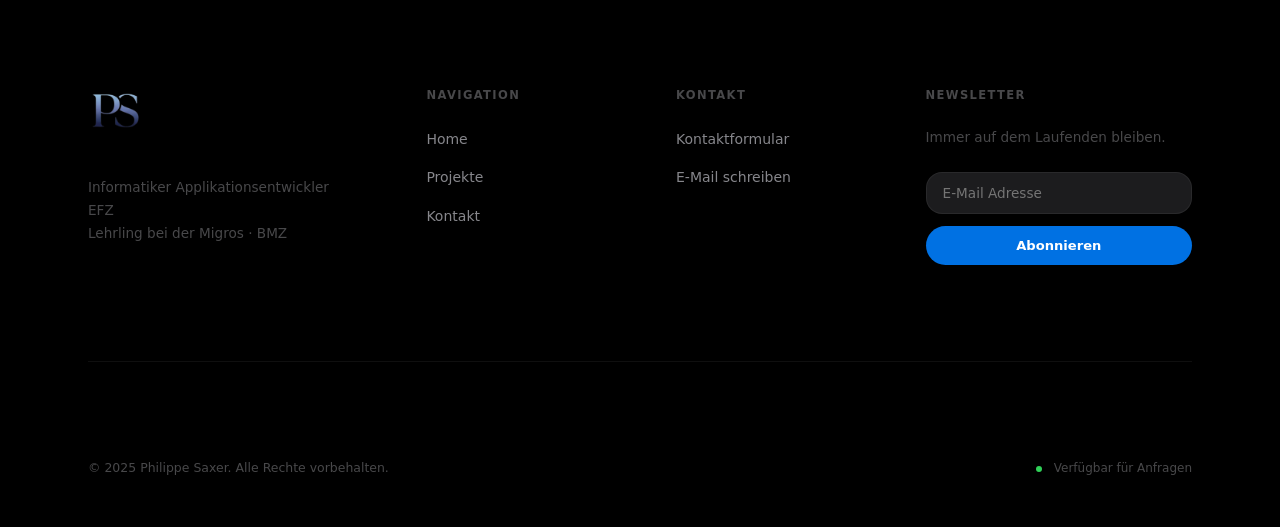
<file: projekt-detail.html>
<!DOCTYPE html>
<html lang="de">
<head>
  <meta charset="UTF-8">
  <meta name="viewport" content="width=device-width, initial-scale=1.0">
  <meta name="description" content="Ein kreatives Hide-and-Seek Spiel, das im Migros-Universum spielt – entwickelt als Teamprojekt.">
  <title>Migros Prop Hunt | Philippe Saxer</title>
  <link rel="canonical" href="https://philippesaxer.ch/projekt-detail.html">
  <link rel="apple-touch-icon" sizes="180x180" href="images/logo.png">
  <link rel="preload" as="image" href="images/logo.png">
  <link rel="stylesheet" href="css/style.css">
  <link rel="stylesheet" href="css/responsive.css">
  <link rel="icon" href="images/logo.png" type="image/png">
  <!-- SEO Tags -->
  <meta name="keywords" content="Philippe Saxer, Portfolio, Informatiker, Informatiker EFZ, Informatiker Portfolio, Informatiker Applikationsentwicklung, Applikationsentwickler, Migros, BMZ">
  <meta name="author" content="Philippe Saxer">
  <meta name="robots" content="index, follow">
  <meta name="theme-color" content="#0a0a0a">

  <!-- Open Graph / Social Media -->
  <meta property="og:type" content="website">
  <meta property="og:title" content="Migros Prop Hunt | Philippe Saxer">
  <meta property="og:description" content="Ein kreatives Hide-and-Seek Spiel, das im Migros-Universum spielt – entwickelt als Teamprojekt.">
  <meta property="og:url" content="https://philippesaxer.ch/">
  <meta property="og:image" content="https://philippesaxer.ch/images/logo.png">

  <!-- Twitter -->
  <meta name="twitter:card" content="summary_large_image">
  <meta name="twitter:title" content="Migros Prop Hunt | Philippe Saxer">
  <meta name="twitter:description" content="Ein kreatives Hide-and-Seek Spiel, das im Migros-Universum spielt – entwickelt als Teamprojekt.">
  <meta name="twitter:image" content="https://philippesaxer.ch/images/logo.png">
</head>
<body style="overflow-x: hidden;">

  <!-- LOADING SCREEN -->
  <div id="page-loader">
    <img src="images/logo.png" alt="Loading..." class="loader-logo">
  </div>

  <!-- ====================================================
       HEADER
       ==================================================== -->
  <header class="site-header">
    <div class="container header-inner">
      <a href="/" class="site-logo">
        <img src="images/logo.png" alt="Philippe.dev Logo" style="height: 32px; width: auto; object-fit: contain;">
      </a>
      <nav class="site-nav">
        <a href="/"    class="nav-link">Home</a>
        <a href="projekte.html" class="nav-link active">Projekte</a>
        <a href="kontakt.html"  class="nav-cta">Kontakt</a>
      </nav>
    </div>
  </header>

  <!-- ====================================================
       MAIN
       ==================================================== -->
  <main>
    <div class="container">

      <!-- Back navigation -->
      <a href="projekte.html" class="btn-secondary" style="margin-bottom: var(--sp-xl);">← Zurück</a>

      <!-- Project hero banner -->
      <div class="project-hero-area" style="background: url('images/migrosprophunt.png') center/cover no-repeat; text-align: center; border-radius: var(--r-xl); position: relative; overflow: hidden; height: 300px; box-shadow: 0 0 20px rgba(0,229,255,0.2);">
        <div class="project-hero-bg" style="position: absolute; inset: 0; background: rgba(8, 14, 28, 0.4); backdrop-filter: blur(2px);"></div>
        <div class="project-hero-content" style="position: relative; z-index: 2; display: flex; align-items: center; justify-content: center; height: 100%;">
          <span class="project-hero-symbol" style="font-size: 0; color: transparent;"></span>
        </div>
      </div>

      <!-- Project content layout -->
      <div class="project-layout">

        <!-- Left: description & gallery -->
        <div class="project-body">

          <h1 class="project-title">Migros Prop Hunt</h1>
          <div class="project-meta-bar">
            <span class="project-cat"><span class="cat-dot" style="background: var(--cat-games);"></span> Games</span>
            <span class="project-date">2026</span>
            <span class="project-status status-active">In Arbeit</span>
          </div>
          <p class="project-lead">
            Ein kreatives Hide-and-Seek Spiel, das im Migros-Universum spielt – entwickelt als Teamprojekt.
          </p>
          
          <h3>Projektbeschreibung</h3>
          <p>
            Migros Prop Hunt ist ein kreatives Hide-and-Seek Spiel, das im Migros-Universum spielt.
            Die Spielidee basiert auf dem populären Spielmodus «Prop Hunt», bei dem sich Spieler
            als Objekte tarnen und vor dem Jäger verstecken müssen.
          </p>
          <p>
            In diesem Schulprojekt haben wir die Grundkonzepte der Spielentwicklung kennengelernt:
            Spielmechaniken entwerfen, Benutzerinteraktionen planen und eine funktionierende
            Spiellogik aufbauen. Das Migros-Thema wurde gewählt, weil die Migros unser Lehrbetrieb ist.
          </p>
        </div>

        <!-- Right: consultation form -->
        <aside>
          <div class="sidebar-box">
            <div class="sidebar-box-header">
              <h4>Beratungstermin anfragen</h4>
              <p>Interesse am Projekt? Schreib mir direkt.</p>
            </div>
            <form class="sidebar-form" action="mailto:philippesaxer8@gmail.com" method="post" enctype="text/plain">
              <div class="form-group">
                <label for="consult-name" class="form-label">Name</label>
                <input type="text"  id="consult-name"  name="name"  class="form-input" placeholder="Max Muster" required>
              </div>
              <div class="form-group">
                <label for="consult-email" class="form-label">E-Mail</label>
                <input type="email" id="consult-email" name="email" class="form-input" placeholder="max@muster.ch" required>
              </div>
              <div class="form-group">
                <label for="consult-msg" class="form-label">Nachricht</label>
                <textarea id="consult-msg" name="nachricht" class="form-textarea" placeholder="Ich interessiere mich für..." required></textarea>
              </div>
              <button type="submit" class="btn-primary btn-full">Anfrage senden</button>
            </form>
          </div>
        </aside>

      </div>
      <!-- end project-layout -->

    </div>
  </main>

  <!-- ====================================================
       FOOTER
       ==================================================== -->
  <footer class="site-footer">
    <div class="container">
      <div class="footer-top">
        <div class="footer-brand">
          <a href="/" class="site-logo" style="margin-bottom: var(--sp-sm); display: inline-block;">
            <img src="images/logo.png" alt="Philippe.dev Logo" style="height: 48px; width: auto; object-fit: contain;">
          </a>
          <p>Informatiker Applikationsentwickler EFZ<br>Lehrling bei der Migros · BMZ</p>
        </div>
        <div class="footer-col">
          <h4>Navigation</h4>
          <ul class="footer-links">
            <li><a href="/"    class="footer-link">Home</a></li>
            <li><a href="projekte.html" class="footer-link">Projekte</a></li>
            <li><a href="kontakt.html"  class="footer-link">Kontakt</a></li>
          </ul>
        </div>
        <div class="footer-col">
          <h4>Kontakt</h4>
          <ul class="footer-links">
            <li><a href="kontakt.html"                       class="footer-link">Kontaktformular</a></li>
            <li><a href="mailto:philippesaxer8@gmail.com"    class="footer-link">E-Mail schreiben</a></li>
          </ul>
        </div>
        <div class="footer-col newsletter-col">
          <h4>Newsletter</h4>
          <p style="font-size: 0.85rem; color: var(--text-muted); margin-bottom: var(--sp-md);">Immer auf dem Laufenden bleiben.</p>
          <form class="footer-newsletter-form" action="mailto:philippesaxer8@gmail.com" method="post" enctype="text/plain">
            <input type="email" name="email" placeholder="E-Mail Adresse" required class="footer-newsletter-input">
            <button type="submit" class="footer-newsletter-btn">Abonnieren</button>
          </form>
        </div>
      </div>
      <div class="footer-bottom">
        <p class="footer-copy">&copy; 2025 Philippe Saxer. Alle Rechte vorbehalten.</p>
        <div class="footer-status">
          <span class="status-dot"></span>
          <span>Verfügbar für Anfragen</span>
        </div>
      </div>
    </div>
  </footer>

  <script>
    // Apple-Style Scroll Reveal Animation
    document.addEventListener("DOMContentLoaded", () => {
      const observerOptions = {
        threshold: 0.15,
        rootMargin: "0px 0px -10% 0px"
      };

      const observer = new IntersectionObserver((entries) => {
        entries.forEach(entry => {
          if (entry.isIntersecting) {
            entry.target.classList.add("reveal-active");
            observer.unobserve(entry.target);
          }
        });
      }, observerOptions);

      // Select elements to animate
      const sections = document.querySelectorAll("section:not(.hero), .project-body, .sidebar-box");
      const cards = document.querySelectorAll(".project-card, .category-card");
      
      sections.forEach((el, index) => {
        if (index % 2 === 0) {
          el.classList.add("reveal-up");
        } else {
          el.classList.add("reveal-left");
        }
        observer.observe(el);
      });

      cards.forEach((el, index) => {
        el.classList.add("reveal-up");
        el.style.transitionDelay = `${(index % 3) * 0.1}s`;
        observer.observe(el);
      });
    });

    // Hide Loading Screen
    window.addEventListener("load", () => {
      const loader = document.getElementById("page-loader");
      if (loader) {
        // Small delay so the user sees the cool pulsing effect
        setTimeout(() => {
          loader.classList.add("loader-hidden");
        }, 0);
      }
    });
  </script>
  <script src="js/wishlist.js" defer></script>
  <script src="js/main.js" defer></script>
</body>
</html>
</file>
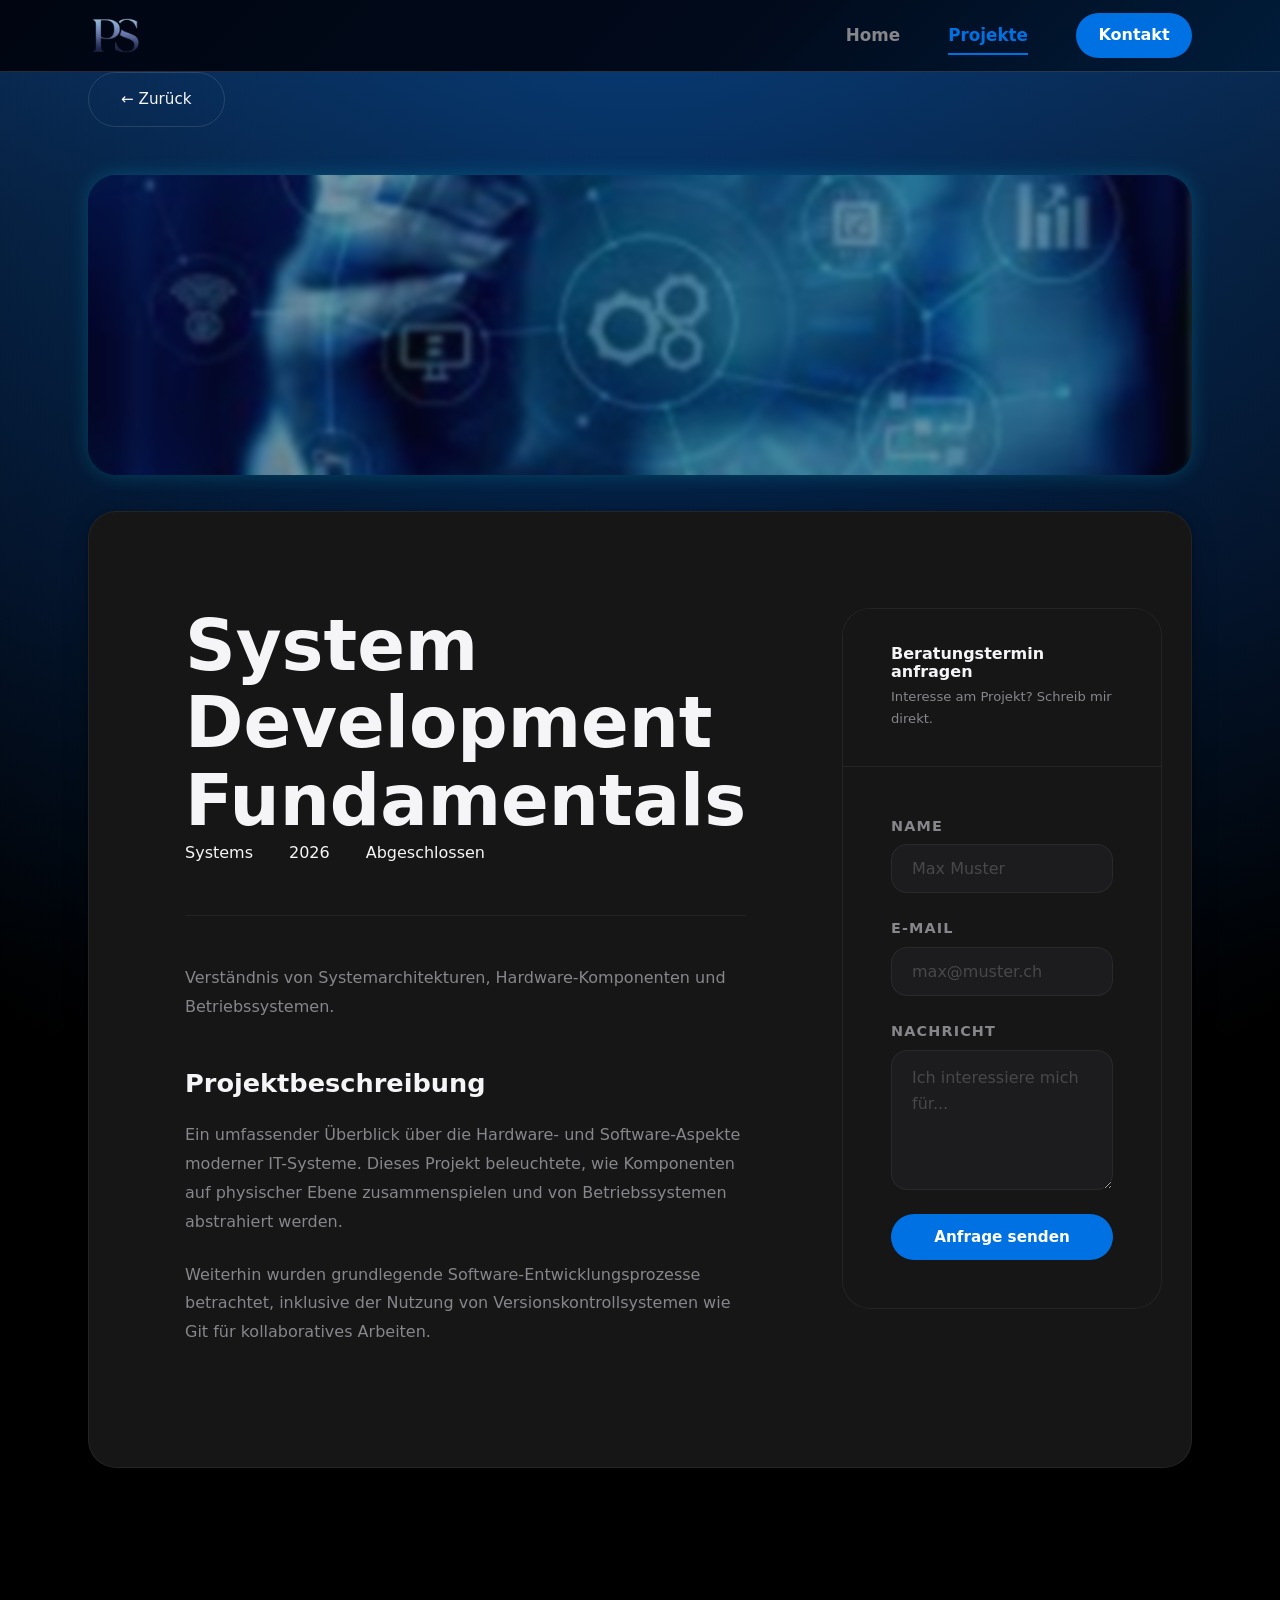
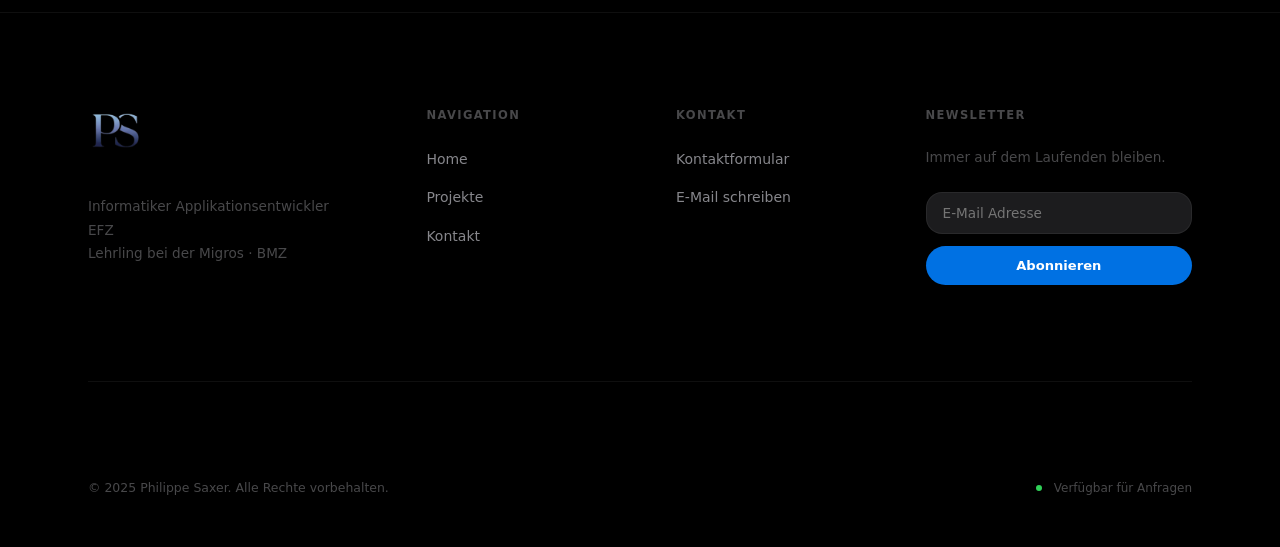
<file: projekt-dev-fundamentals.html>
<!DOCTYPE html>
<html lang="de">
<head>
  <meta charset="UTF-8">
  <meta name="viewport" content="width=device-width, initial-scale=1.0">
  <meta name="description" content="Verständnis von Systemarchitekturen, Hardware-Komponenten und Betriebssystemen.">
  <title>System Development | Philippe Saxer</title>
  <link rel="canonical" href="https://philippesaxer.ch/projekt-dev-fundamentals.html">
  <link rel="apple-touch-icon" sizes="180x180" href="images/logo.png">
  <link rel="preload" as="image" href="images/logo.png">
  <link rel="stylesheet" href="css/style.css">
  <link rel="stylesheet" href="css/responsive.css">
  <link rel="icon" href="images/logo.png" type="image/png">
  <!-- SEO Tags -->
  <meta name="keywords" content="Philippe Saxer, Portfolio, Informatiker, Informatiker EFZ, Informatiker Portfolio, Informatiker Applikationsentwicklung, Applikationsentwickler, Migros, BMZ">
  <meta name="author" content="Philippe Saxer">
  <meta name="robots" content="index, follow">
  <meta name="theme-color" content="#0a0a0a">

  <!-- Open Graph / Social Media -->
  <meta property="og:type" content="website">
  <meta property="og:title" content="System Development | Philippe Saxer">
  <meta property="og:description" content="Verständnis von Systemarchitekturen, Hardware-Komponenten und Betriebssystemen.">
  <meta property="og:url" content="https://philippesaxer.ch/">
  <meta property="og:image" content="https://philippesaxer.ch/images/logo.png">

  <!-- Twitter -->
  <meta name="twitter:card" content="summary_large_image">
  <meta name="twitter:title" content="System Development | Philippe Saxer">
  <meta name="twitter:description" content="Verständnis von Systemarchitekturen, Hardware-Komponenten und Betriebssystemen.">
  <meta name="twitter:image" content="https://philippesaxer.ch/images/logo.png">
</head>
<body style="overflow-x: hidden;">

  <!-- LOADING SCREEN -->
  <div id="page-loader">
    <img src="images/logo.png" alt="Loading..." class="loader-logo">
  </div>

  <!-- ====================================================
       HEADER
       ==================================================== -->
  <header class="site-header">
    <div class="container header-inner">
      <a href="/" class="site-logo">
        <img src="images/logo.png" alt="Philippe.dev Logo" style="height: 32px; width: auto; object-fit: contain;">
      </a>
      <nav class="site-nav">
        <a href="/"    class="nav-link">Home</a>
        <a href="projekte.html" class="nav-link active">Projekte</a>
        <a href="kontakt.html"  class="nav-cta">Kontakt</a>
      </nav>
    </div>
  </header>

  <!-- ====================================================
       MAIN
       ==================================================== -->
  <main>
    <div class="container">

      <!-- Back navigation -->
      <a href="projekte.html" class="btn-secondary" style="margin-bottom: var(--sp-xl);">← Zurück</a>

      <!-- Project hero banner -->
      <div class="project-hero-area" style="background: url('images/systemdevolopment.png') center/cover no-repeat; text-align: center; border-radius: var(--r-xl); position: relative; overflow: hidden; height: 300px; box-shadow: 0 0 20px rgba(0,229,255,0.2);">
        <div class="project-hero-bg" style="position: absolute; inset: 0; background: rgba(8, 14, 28, 0.4); backdrop-filter: blur(2px);"></div>
        <div class="project-hero-content" style="position: relative; z-index: 2; display: flex; align-items: center; justify-content: center; height: 100%;">
          <span class="project-hero-symbol" style="font-size: 0; color: transparent;"></span>
        </div>
      </div>

      <!-- Project content layout -->
      <div class="project-layout">

        <!-- Left: description & gallery -->
        <div class="project-body">

          <h1 class="project-title">System Development Fundamentals</h1>
          <div class="project-meta-bar">
            <span class="project-cat"><span class="cat-dot" style="background: var(--cat-systems);"></span> Systems</span>
            <span class="project-date">2026</span>
            <span class="project-status status-done">Abgeschlossen</span>
          </div>
          <p class="project-lead">
            Verständnis von Systemarchitekturen, Hardware-Komponenten und Betriebssystemen.
          </p>
          
          <h3>Projektbeschreibung</h3>
          <p>
            Ein umfassender Überblick über die Hardware- und Software-Aspekte moderner IT-Systeme.
            Dieses Projekt beleuchtete, wie Komponenten auf physischer Ebene zusammenspielen
            und von Betriebssystemen abstrahiert werden.
          </p>
          <p>
            Weiterhin wurden grundlegende Software-Entwicklungsprozesse betrachtet,
            inklusive der Nutzung von Versionskontrollsystemen wie Git für kollaboratives Arbeiten.
          </p>

        </div>

        <!-- Right: consultation form -->
        <aside>
          <div class="sidebar-box">
            <div class="sidebar-box-header">
              <h4>Beratungstermin anfragen</h4>
              <p>Interesse am Projekt? Schreib mir direkt.</p>
            </div>
            <form class="sidebar-form" action="mailto:philippesaxer8@gmail.com" method="post" enctype="text/plain">
              <div class="form-group">
                <label for="consult-name" class="form-label">Name</label>
                <input type="text"  id="consult-name"  name="name"  class="form-input" placeholder="Max Muster" required>
              </div>
              <div class="form-group">
                <label for="consult-email" class="form-label">E-Mail</label>
                <input type="email" id="consult-email" name="email" class="form-input" placeholder="max@muster.ch" required>
              </div>
              <div class="form-group">
                <label for="consult-msg" class="form-label">Nachricht</label>
                <textarea id="consult-msg" name="nachricht" class="form-textarea" placeholder="Ich interessiere mich für..." required></textarea>
              </div>
              <button type="submit" class="btn-primary btn-full">Anfrage senden</button>
            </form>
          </div>
        </aside>

      </div>
      <!-- end project-layout -->

    </div>
  </main>

  <!-- ====================================================
       FOOTER
       ==================================================== -->
  <footer class="site-footer">
    <div class="container">
      <div class="footer-top">
        <div class="footer-brand">
          <a href="/" class="site-logo" style="margin-bottom: var(--sp-sm); display: inline-block;">
            <img src="images/logo.png" alt="Philippe.dev Logo" style="height: 48px; width: auto; object-fit: contain;">
          </a>
          <p>Informatiker Applikationsentwickler EFZ<br>Lehrling bei der Migros · BMZ</p>
        </div>
        <div class="footer-col">
          <h4>Navigation</h4>
          <ul class="footer-links">
            <li><a href="/"    class="footer-link">Home</a></li>
            <li><a href="projekte.html" class="footer-link">Projekte</a></li>
            <li><a href="kontakt.html"  class="footer-link">Kontakt</a></li>
          </ul>
        </div>
        <div class="footer-col">
          <h4>Kontakt</h4>
          <ul class="footer-links">
            <li><a href="kontakt.html"                       class="footer-link">Kontaktformular</a></li>
            <li><a href="mailto:philippesaxer8@gmail.com"    class="footer-link">E-Mail schreiben</a></li>
          </ul>
        </div>
        <div class="footer-col newsletter-col">
          <h4>Newsletter</h4>
          <p style="font-size: 0.85rem; color: var(--text-muted); margin-bottom: var(--sp-md);">Immer auf dem Laufenden bleiben.</p>
          <form class="footer-newsletter-form" action="mailto:philippesaxer8@gmail.com" method="post" enctype="text/plain">
            <input type="email" name="email" placeholder="E-Mail Adresse" required class="footer-newsletter-input">
            <button type="submit" class="footer-newsletter-btn">Abonnieren</button>
          </form>
        </div>
      </div>
      <div class="footer-bottom">
        <p class="footer-copy">&copy; 2025 Philippe Saxer. Alle Rechte vorbehalten.</p>
        <div class="footer-status">
          <span class="status-dot"></span>
          <span>Verfügbar für Anfragen</span>
        </div>
      </div>
    </div>
  </footer>

  <script>
    // Apple-Style Scroll Reveal Animation
    document.addEventListener("DOMContentLoaded", () => {
      const observerOptions = {
        threshold: 0.15,
        rootMargin: "0px 0px -10% 0px"
      };

      const observer = new IntersectionObserver((entries) => {
        entries.forEach(entry => {
          if (entry.isIntersecting) {
            entry.target.classList.add("reveal-active");
            observer.unobserve(entry.target);
          }
        });
      }, observerOptions);

      // Select elements to animate
      const sections = document.querySelectorAll("section:not(.hero), .project-body, .sidebar-box");
      const cards = document.querySelectorAll(".project-card, .category-card");
      
      sections.forEach((el, index) => {
        if (index % 2 === 0) {
          el.classList.add("reveal-up");
        } else {
          el.classList.add("reveal-left");
        }
        observer.observe(el);
      });

      cards.forEach((el, index) => {
        el.classList.add("reveal-up");
        el.style.transitionDelay = `${(index % 3) * 0.1}s`;
        observer.observe(el);
      });
    });

    // Hide Loading Screen
    window.addEventListener("load", () => {
      const loader = document.getElementById("page-loader");
      if (loader) {
        // Small delay so the user sees the cool pulsing effect
        setTimeout(() => {
          loader.classList.add("loader-hidden");
        }, 0);
      }
    });
  </script>
  <script src="js/wishlist.js" defer></script>
  <script src="js/main.js" defer></script>
</body>
</html>
</file>
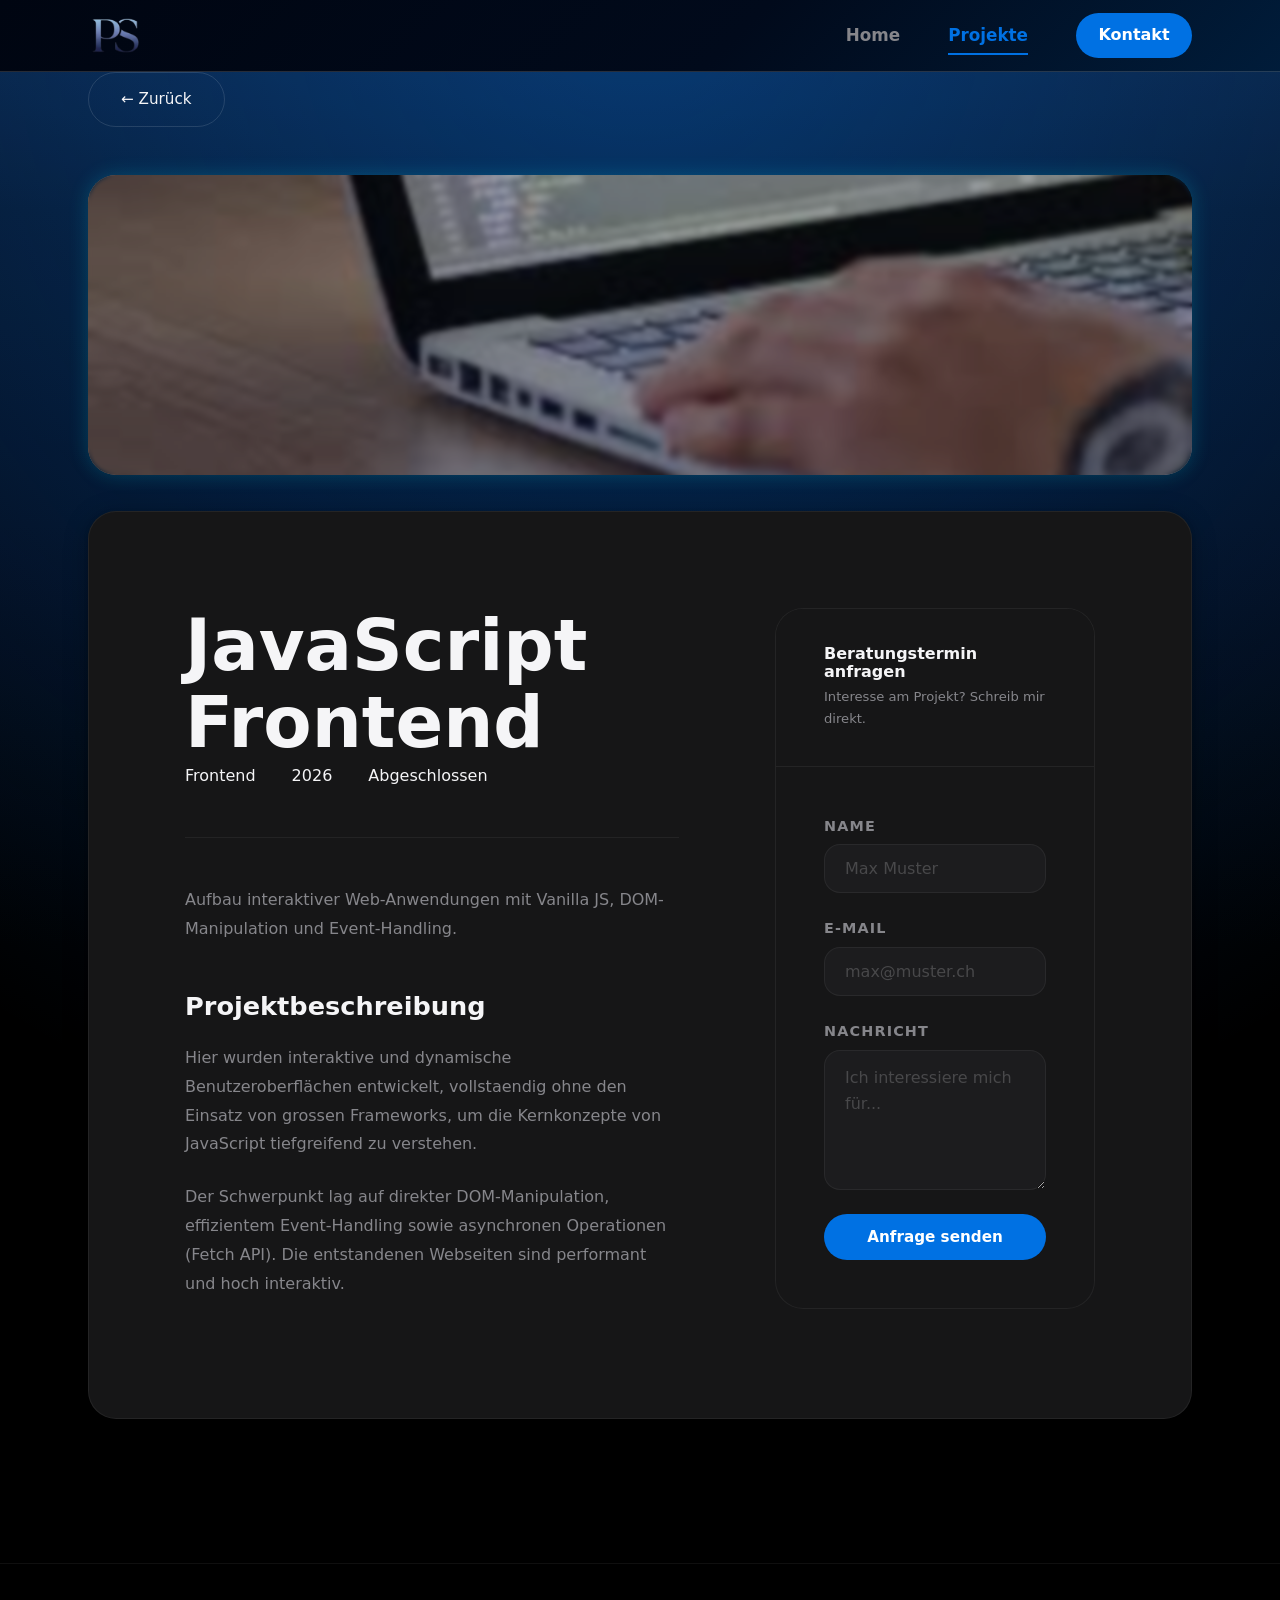
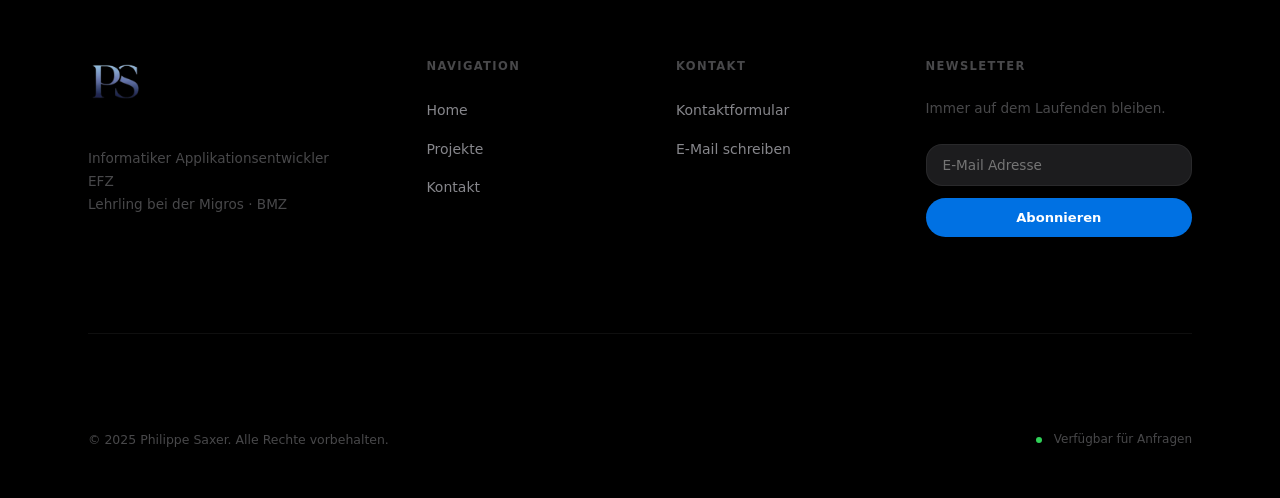
<file: projekt-frontend.html>
<!doctype html>
<html lang="de">
  <head>
    <meta charset="UTF-8" />
    <meta name="viewport" content="width=device-width, initial-scale=1.0" />
    <meta
      name="description"
      content="Aufbau interaktiver Web-Anwendungen mit Vanilla JS, DOM-Manipulation und Event-Handling."
    />
    <title>JavaScript Frontend | Philippe Saxer</title>
  <link rel="canonical" href="https://philippesaxer.ch/projekt-frontend.html">
  <link rel="apple-touch-icon" sizes="180x180" href="images/logo.png">
  <link rel="preload" as="image" href="images/logo.png">
    <link rel="stylesheet" href="css/style.css" />
    <link rel="stylesheet" href="css/responsive.css" />
    <link rel="icon" href="images/logo.png" type="image/png" />
    <!-- SEO Tags -->
    <meta
      name="keywords"
      content="Philippe Saxer, Portfolio, Informatiker, Informatiker EFZ, Informatiker Portfolio, Informatiker Applikationsentwicklung, Applikationsentwickler, Migros, BMZ"
    />
    <meta name="author" content="Philippe Saxer" />
    <meta name="robots" content="index, follow" />
    <meta name="theme-color" content="#0a0a0a" />

    <!-- Open Graph / Social Media -->
    <meta property="og:type" content="website" />
    <meta property="og:title" content="JavaScript Frontend | Philippe Saxer" />
    <meta
      property="og:description"
      content="Aufbau interaktiver Web-Anwendungen mit Vanilla JS, DOM-Manipulation und Event-Handling."
    />
    <meta property="og:url" content="https://philippesaxer.ch/" />
    <meta
      property="og:image"
      content="https://philippesaxer.ch/images/logo.png"
    />

    <!-- Twitter -->
    <meta name="twitter:card" content="summary_large_image" />
    <meta name="twitter:title" content="JavaScript Frontend | Philippe Saxer" />
    <meta
      name="twitter:description"
      content="Aufbau interaktiver Web-Anwendungen mit Vanilla JS, DOM-Manipulation und Event-Handling."
    />
    <meta
      name="twitter:image"
      content="https://philippesaxer.ch/images/logo.png"
    />
  </head>
  <body style="overflow-x: hidden">
    <!-- LOADING SCREEN -->
    <div id="page-loader">
      <img src="images/logo.png" alt="Loading..." class="loader-logo" />
    </div>

    <!-- ====================================================
       HEADER
       ==================================================== -->
    <header class="site-header">
      <div class="container header-inner">
        <a href="/" class="site-logo">
          <img
            src="images/logo.png"
            alt="Philippe.dev Logo"
            style="height: 32px; width: auto; object-fit: contain"
          />
        </a>
        <nav class="site-nav">
          <a href="/" class="nav-link">Home</a>
          <a href="projekte.html" class="nav-link active">Projekte</a>
          <a href="kontakt.html" class="nav-cta">Kontakt</a>
        </nav>
      </div>
    </header>

    <!-- ====================================================
       MAIN
       ==================================================== -->
    <main>
      <div class="container">
        <!-- Back navigation -->
        <a href="projekte.html" class="btn-secondary" style="margin-bottom: var(--sp-xl);">← Zurück</a>

        <!-- Project hero banner -->
        <div
          class="project-hero-area"
          style="
            background: url(&quot;images/programmiergrundlagen2.png&quot;)
              center/cover no-repeat;
            text-align: center;
            border-radius: var(--r-xl);
            position: relative;
            overflow: hidden;
            height: 300px;
            box-shadow: 0 0 20px rgba(0, 229, 255, 0.2);
          "
        >
          <div
            class="project-hero-bg"
            style="
              position: absolute;
              inset: 0;
              background: rgba(8, 14, 28, 0.4);
              backdrop-filter: blur(2px);
            "
          ></div>
          <div
            class="project-hero-content"
            style="
              position: relative;
              z-index: 2;
              display: flex;
              align-items: center;
              justify-content: center;
              height: 100%;
            "
          >
            <span
              class="project-hero-symbol"
              style="font-size: 0; color: transparent"
            ></span>
          </div>
        </div>

        <!-- Project content layout -->
        <div class="project-layout">
          <!-- Left: description & gallery -->
          <div class="project-body">
            <h1 class="project-title">JavaScript Frontend</h1>
            <div class="project-meta-bar">
              <span class="project-cat"
                ><span
                  class="cat-dot"
                  style="background: var(--cat-frontend)"
                ></span>
                Frontend</span
              >
              <span class="project-date">2026</span>
              <span class="project-status status-done">Abgeschlossen</span>
            </div>
            <p class="project-lead">
              Aufbau interaktiver Web-Anwendungen mit Vanilla JS,
              DOM-Manipulation und Event-Handling.
            </p>

            <h3>Projektbeschreibung</h3>
            <p>
              Hier wurden interaktive und dynamische Benutzeroberflächen
              entwickelt, vollstaendig ohne den Einsatz von grossen Frameworks,
              um die Kernkonzepte von JavaScript tiefgreifend zu verstehen.
            </p>
            <p>
              Der Schwerpunkt lag auf direkter DOM-Manipulation, effizientem
              Event-Handling sowie asynchronen Operationen (Fetch API). Die
              entstandenen Webseiten sind performant und hoch interaktiv.
            </p>
          </div>

          <!-- Right: consultation form -->
          <aside>
            <div class="sidebar-box">
              <div class="sidebar-box-header">
                <h4>Beratungstermin anfragen</h4>
                <p>Interesse am Projekt? Schreib mir direkt.</p>
              </div>
              <form
                class="sidebar-form"
                action="mailto:philippesaxer8@gmail.com"
                method="post"
                enctype="text/plain"
              >
                <div class="form-group">
                  <label for="consult-name" class="form-label">Name</label>
                  <input
                    type="text"
                    id="consult-name"
                    name="name"
                    class="form-input"
                    placeholder="Max Muster"
                    required
                  />
                </div>
                <div class="form-group">
                  <label for="consult-email" class="form-label">E-Mail</label>
                  <input
                    type="email"
                    id="consult-email"
                    name="email"
                    class="form-input"
                    placeholder="max@muster.ch"
                    required
                  />
                </div>
                <div class="form-group">
                  <label for="consult-msg" class="form-label">Nachricht</label>
                  <textarea
                    id="consult-msg"
                    name="nachricht"
                    class="form-textarea"
                    placeholder="Ich interessiere mich für..."
                    required
                  ></textarea>
                </div>
                <button type="submit" class="btn-primary btn-full">
                  Anfrage senden
                </button>
              </form>
            </div>
          </aside>
        </div>
        <!-- end project-layout -->
      </div>
    </main>

    <!-- ====================================================
       FOOTER
       ==================================================== -->
    <footer class="site-footer">
      <div class="container">
        <div class="footer-top">
          <div class="footer-brand">
            <a
              href="/"
              class="site-logo"
              style="margin-bottom: var(--sp-sm); display: inline-block"
            >
              <img
                src="images/logo.png"
                alt="Philippe.dev Logo"
                style="height: 48px; width: auto; object-fit: contain"
              />
            </a>
            <p>
              Informatiker Applikationsentwickler EFZ<br />Lehrling bei der
              Migros · BMZ
            </p>
          </div>
          <div class="footer-col">
            <h4>Navigation</h4>
            <ul class="footer-links">
              <li><a href="/" class="footer-link">Home</a></li>
              <li><a href="projekte.html" class="footer-link">Projekte</a></li>
              <li><a href="kontakt.html" class="footer-link">Kontakt</a></li>
            </ul>
          </div>
          <div class="footer-col">
            <h4>Kontakt</h4>
            <ul class="footer-links">
              <li>
                <a href="kontakt.html" class="footer-link">Kontaktformular</a>
              </li>
              <li>
                <a href="mailto:philippesaxer8@gmail.com" class="footer-link"
                  >E-Mail schreiben</a
                >
              </li>
            </ul>
          </div>
          <div class="footer-col newsletter-col">
            <h4>Newsletter</h4>
            <p
              style="
                font-size: 0.85rem;
                color: var(--text-muted);
                margin-bottom: var(--sp-md);
              "
            >
              Immer auf dem Laufenden bleiben.
            </p>
            <form
              class="footer-newsletter-form"
              action="mailto:philippesaxer8@gmail.com"
              method="post"
              enctype="text/plain"
            >
              <input
                type="email"
                name="email"
                placeholder="E-Mail Adresse"
                required
                class="footer-newsletter-input"
              />
              <button type="submit" class="footer-newsletter-btn">
                Abonnieren
              </button>
            </form>
          </div>
        </div>
        <div class="footer-bottom">
          <p class="footer-copy">
            &copy; 2025 Philippe Saxer. Alle Rechte vorbehalten.
          </p>
          <div class="footer-status">
            <span class="status-dot"></span>
            <span>Verfügbar für Anfragen</span>
          </div>
        </div>
      </div>
    </footer>

    <script>
      // Apple-Style Scroll Reveal Animation
      document.addEventListener("DOMContentLoaded", () => {
        const observerOptions = {
          threshold: 0.15,
          rootMargin: "0px 0px -10% 0px",
        };

        const observer = new IntersectionObserver((entries) => {
          entries.forEach((entry) => {
            if (entry.isIntersecting) {
              entry.target.classList.add("reveal-active");
            } else {
              entry.target.classList.remove("reveal-active");
            }
          });
        }, observerOptions);

        // Select elements to animate
        const sections = document.querySelectorAll(
          "section:not(.hero), .project-body, .sidebar-box",
        );
        const cards = document.querySelectorAll(
          ".project-card, .category-card",
        );

        sections.forEach((el, index) => {
          if (index % 2 === 0) {
            el.classList.add("reveal-up");
          } else {
            el.classList.add("reveal-left");
          }
          observer.observe(el);
        });

        cards.forEach((el, index) => {
          el.classList.add("reveal-up");
          el.style.transitionDelay = `${(index % 3) * 0.1}s`;
          observer.observe(el);
        });
      });

      // Hide Loading Screen
      window.addEventListener("load", () => {
        const loader = document.getElementById("page-loader");
        if (loader) {
          // Small delay so the user sees the cool pulsing effect
          setTimeout(() => {
            loader.classList.add("loader-hidden");
          }, 500);
        }
      });
    </script>
    <script src="js/wishlist.js" defer></script>
    <script src="js/main.js" defer></script>
  </body>
</html>
</file>
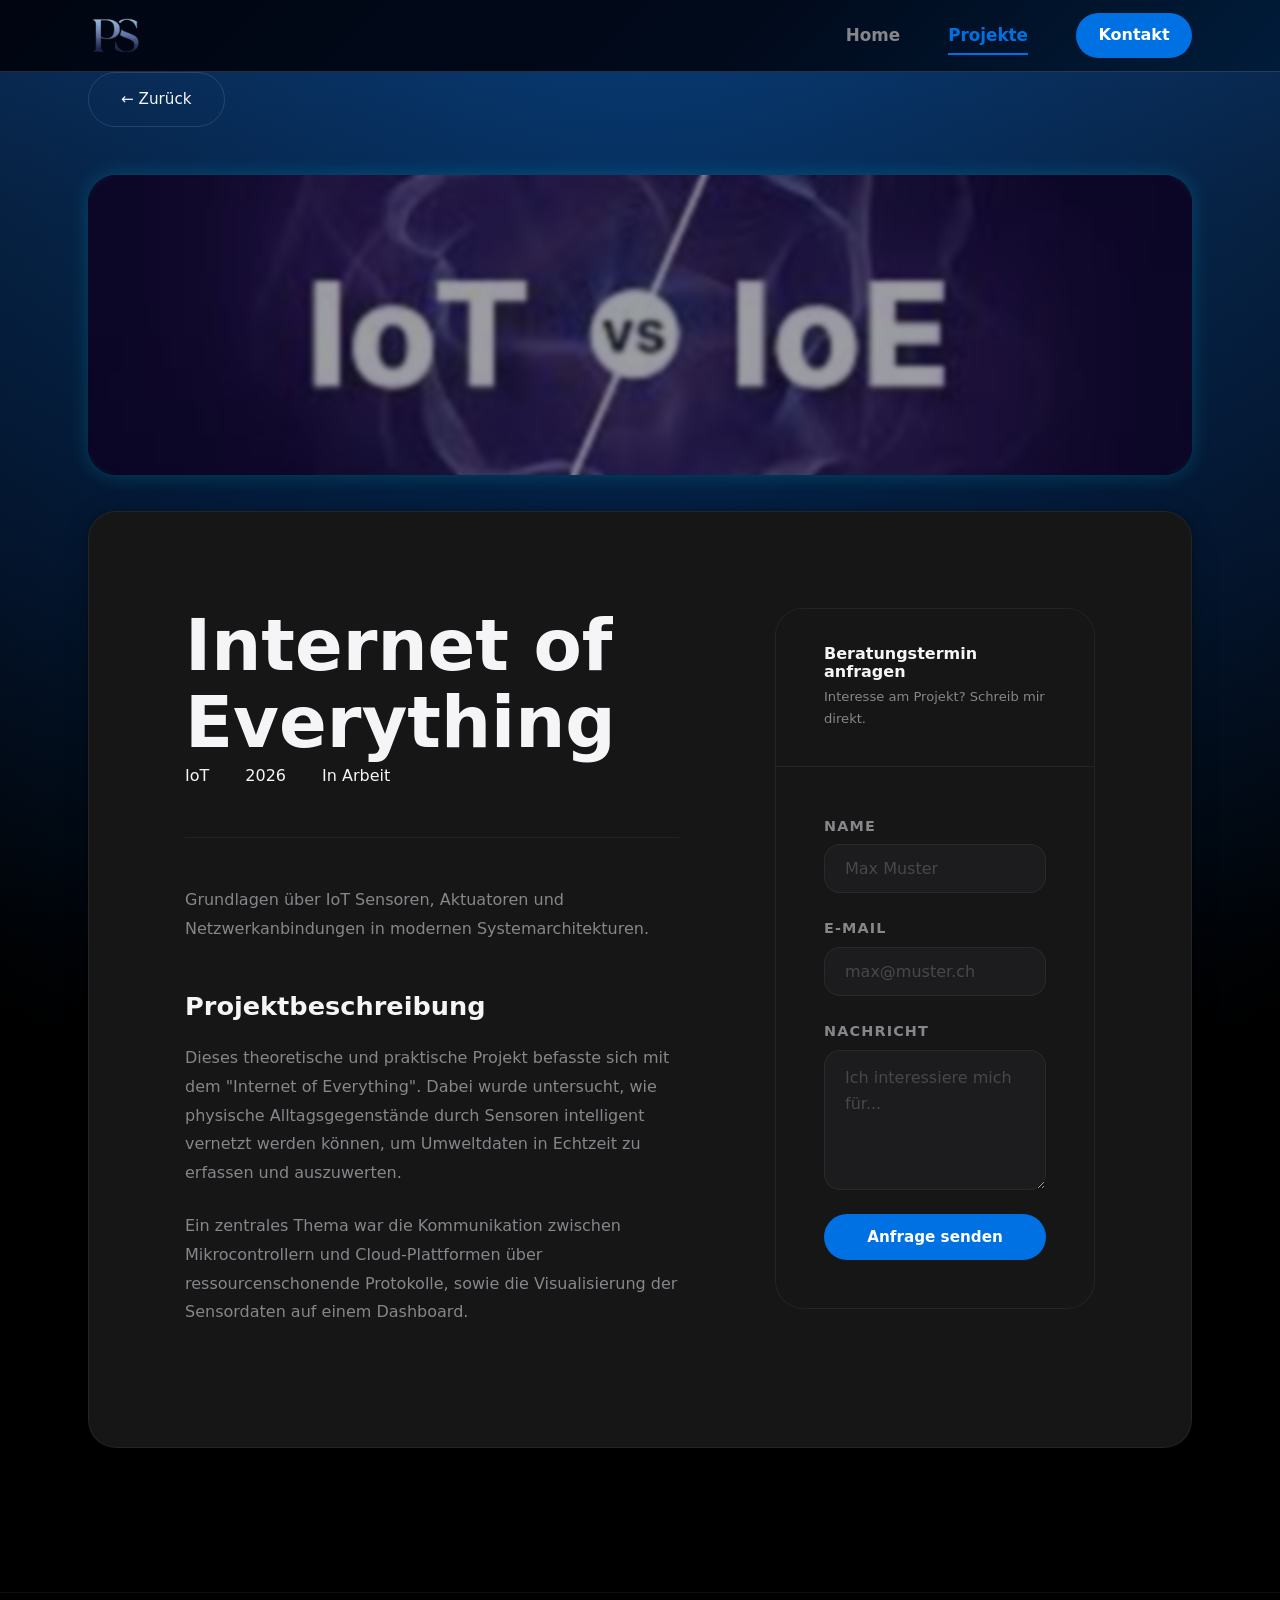
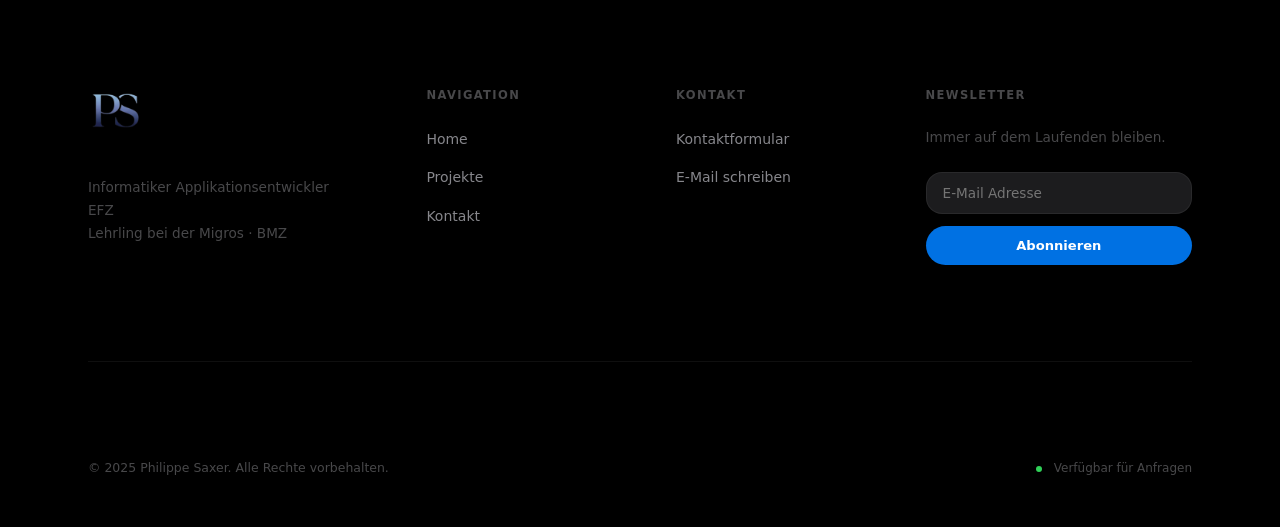
<file: projekt-iot.html>
<!DOCTYPE html>
<html lang="de">
<head>
  <meta charset="UTF-8">
  <meta name="viewport" content="width=device-width, initial-scale=1.0">
  <meta name="description" content="Grundlagen über IoT Sensoren, Aktuatoren und Netzwerkanbindungen in modernen Systemarchitekturen.">
  <title>Internet of Everything | Philippe Saxer</title>
  <link rel="canonical" href="https://philippesaxer.ch/projekt-iot.html">
  <link rel="apple-touch-icon" sizes="180x180" href="images/logo.png">
  <link rel="preload" as="image" href="images/logo.png">
  <link rel="stylesheet" href="css/style.css">
  <link rel="stylesheet" href="css/responsive.css">
  <link rel="icon" href="images/logo.png" type="image/png">
  <!-- SEO Tags -->
  <meta name="keywords" content="Philippe Saxer, Portfolio, Informatiker, Informatiker EFZ, Informatiker Portfolio, Informatiker Applikationsentwicklung, Applikationsentwickler, Migros, BMZ">
  <meta name="author" content="Philippe Saxer">
  <meta name="robots" content="index, follow">
  <meta name="theme-color" content="#0a0a0a">

  <!-- Open Graph / Social Media -->
  <meta property="og:type" content="website">
  <meta property="og:title" content="Internet of Everything | Philippe Saxer">
  <meta property="og:description" content="Grundlagen über IoT Sensoren, Aktuatoren und Netzwerkanbindungen in modernen Systemarchitekturen.">
  <meta property="og:url" content="https://philippesaxer.ch/">
  <meta property="og:image" content="https://philippesaxer.ch/images/logo.png">

  <!-- Twitter -->
  <meta name="twitter:card" content="summary_large_image">
  <meta name="twitter:title" content="Internet of Everything | Philippe Saxer">
  <meta name="twitter:description" content="Grundlagen über IoT Sensoren, Aktuatoren und Netzwerkanbindungen in modernen Systemarchitekturen.">
  <meta name="twitter:image" content="https://philippesaxer.ch/images/logo.png">
</head>
<body style="overflow-x: hidden;">

  <!-- LOADING SCREEN -->
  <div id="page-loader">
    <img src="images/logo.png" alt="Loading..." class="loader-logo">
  </div>

  <!-- ====================================================
       HEADER
       ==================================================== -->
  <header class="site-header">
    <div class="container header-inner">
      <a href="/" class="site-logo">
        <img src="images/logo.png" alt="Philippe.dev Logo" style="height: 32px; width: auto; object-fit: contain;">
      </a>
      <nav class="site-nav">
        <a href="/"    class="nav-link">Home</a>
        <a href="projekte.html" class="nav-link active">Projekte</a>
        <a href="kontakt.html"  class="nav-cta">Kontakt</a>
      </nav>
    </div>
  </header>

  <!-- ====================================================
       MAIN
       ==================================================== -->
  <main>
    <div class="container">

      <!-- Back navigation -->
      <a href="projekte.html" class="btn-secondary" style="margin-bottom: var(--sp-xl);">← Zurück</a>
      <!-- Project hero banner -->
      <div class="project-hero-area" style="background: url('images/iotioe.png') center/cover no-repeat; text-align: center; border-radius: var(--r-xl); position: relative; overflow: hidden; height: 300px; box-shadow: 0 0 20px rgba(0,229,255,0.2);">
        <div class="project-hero-bg" style="position: absolute; inset: 0; background: rgba(8, 14, 28, 0.4); backdrop-filter: blur(2px);"></div>
        <div class="project-hero-content" style="position: relative; z-index: 2; display: flex; align-items: center; justify-content: center; height: 100%;">
          <span class="project-hero-symbol" style="font-size: 0; color: transparent;"></span>
        </div>
      </div>

      <!-- Project content layout -->
      <div class="project-layout">

        <!-- Left: description & gallery -->
        <div class="project-body">

          <h1 class="project-title">Internet of Everything</h1>
          <div class="project-meta-bar">
            <span class="project-cat"><span class="cat-dot" style="background: var(--cat-iot);"></span> IoT</span>
            <span class="project-date">2026</span>
            <span class="project-status status-active">In Arbeit</span>
          </div>
          <p class="project-lead">
            Grundlagen über IoT Sensoren, Aktuatoren und Netzwerkanbindungen in modernen Systemarchitekturen.
          </p>
          
          <h3>Projektbeschreibung</h3>
          <p>
            Dieses theoretische und praktische Projekt befasste sich mit dem "Internet of Everything".
            Dabei wurde untersucht, wie physische Alltagsgegenstände durch Sensoren intelligent vernetzt 
            werden können, um Umweltdaten in Echtzeit zu erfassen und auszuwerten.
          </p>
          <p>
            Ein zentrales Thema war die Kommunikation zwischen Mikrocontrollern und Cloud-Plattformen 
            über ressourcenschonende Protokolle, sowie die Visualisierung der Sensordaten auf einem Dashboard.
          </p>

        </div>

        <!-- Right: consultation form -->
        <aside>
          <div class="sidebar-box">
            <div class="sidebar-box-header">
              <h4>Beratungstermin anfragen</h4>
              <p>Interesse am Projekt? Schreib mir direkt.</p>
            </div>
            <form class="sidebar-form" action="mailto:philippesaxer8@gmail.com" method="post" enctype="text/plain">
              <div class="form-group">
                <label for="consult-name" class="form-label">Name</label>
                <input type="text"  id="consult-name"  name="name"  class="form-input" placeholder="Max Muster" required>
              </div>
              <div class="form-group">
                <label for="consult-email" class="form-label">E-Mail</label>
                <input type="email" id="consult-email" name="email" class="form-input" placeholder="max@muster.ch" required>
              </div>
              <div class="form-group">
                <label for="consult-msg" class="form-label">Nachricht</label>
                <textarea id="consult-msg" name="nachricht" class="form-textarea" placeholder="Ich interessiere mich für..." required></textarea>
              </div>
              <button type="submit" class="btn-primary btn-full">Anfrage senden</button>
            </form>
          </div>
        </aside>

      </div>
      <!-- end project-layout -->

    </div>
  </main>

  <!-- ====================================================
       FOOTER
       ==================================================== -->
  <footer class="site-footer">
    <div class="container">
      <div class="footer-top">
        <div class="footer-brand">
          <a href="/" class="site-logo" style="margin-bottom: var(--sp-sm); display: inline-block;">
            <img src="images/logo.png" alt="Philippe.dev Logo" style="height: 48px; width: auto; object-fit: contain;">
          </a>
          <p>Informatiker Applikationsentwickler EFZ<br>Lehrling bei der Migros · BMZ</p>
        </div>
        <div class="footer-col">
          <h4>Navigation</h4>
          <ul class="footer-links">
            <li><a href="/"    class="footer-link">Home</a></li>
            <li><a href="projekte.html" class="footer-link">Projekte</a></li>
            <li><a href="kontakt.html"  class="footer-link">Kontakt</a></li>
          </ul>
        </div>
        <div class="footer-col">
          <h4>Kontakt</h4>
          <ul class="footer-links">
            <li><a href="kontakt.html"                       class="footer-link">Kontaktformular</a></li>
            <li><a href="mailto:philippesaxer8@gmail.com"    class="footer-link">E-Mail schreiben</a></li>
          </ul>
        </div>
        <div class="footer-col newsletter-col">
          <h4>Newsletter</h4>
          <p style="font-size: 0.85rem; color: var(--text-muted); margin-bottom: var(--sp-md);">Immer auf dem Laufenden bleiben.</p>
          <form class="footer-newsletter-form" action="mailto:philippesaxer8@gmail.com" method="post" enctype="text/plain">
            <input type="email" name="email" placeholder="E-Mail Adresse" required class="footer-newsletter-input">
            <button type="submit" class="footer-newsletter-btn">Abonnieren</button>
          </form>
        </div>
      </div>
      <div class="footer-bottom">
        <p class="footer-copy">&copy; 2025 Philippe Saxer. Alle Rechte vorbehalten.</p>
        <div class="footer-status">
          <span class="status-dot"></span>
          <span>Verfügbar für Anfragen</span>
        </div>
      </div>
    </div>
  </footer>

  <script>
    // Apple-Style Scroll Reveal Animation
    document.addEventListener("DOMContentLoaded", () => {
      const observerOptions = {
        threshold: 0.15,
        rootMargin: "0px 0px -10% 0px"
      };

      const observer = new IntersectionObserver((entries) => {
        entries.forEach(entry => {
          if (entry.isIntersecting) {
            entry.target.classList.add("reveal-active");
            observer.unobserve(entry.target);
          }
        });
      }, observerOptions);

      // Select elements to animate
      const sections = document.querySelectorAll("section:not(.hero), .project-body, .sidebar-box");
      const cards = document.querySelectorAll(".project-card, .category-card");
      
      sections.forEach((el, index) => {
        if (index % 2 === 0) {
          el.classList.add("reveal-up");
        } else {
          el.classList.add("reveal-left");
        }
        observer.observe(el);
      });

      cards.forEach((el, index) => {
        el.classList.add("reveal-up");
        el.style.transitionDelay = `${(index % 3) * 0.1}s`;
        observer.observe(el);
      });
    });

    // Hide Loading Screen
    window.addEventListener("load", () => {
      const loader = document.getElementById("page-loader");
      if (loader) {
        // Small delay so the user sees the cool pulsing effect
        setTimeout(() => {
          loader.classList.add("loader-hidden");
        }, 0);
      }
    });
  </script>
  <script src="js/wishlist.js" defer></script>
  <script src="js/main.js" defer></script>
</body>
</html>
</file>
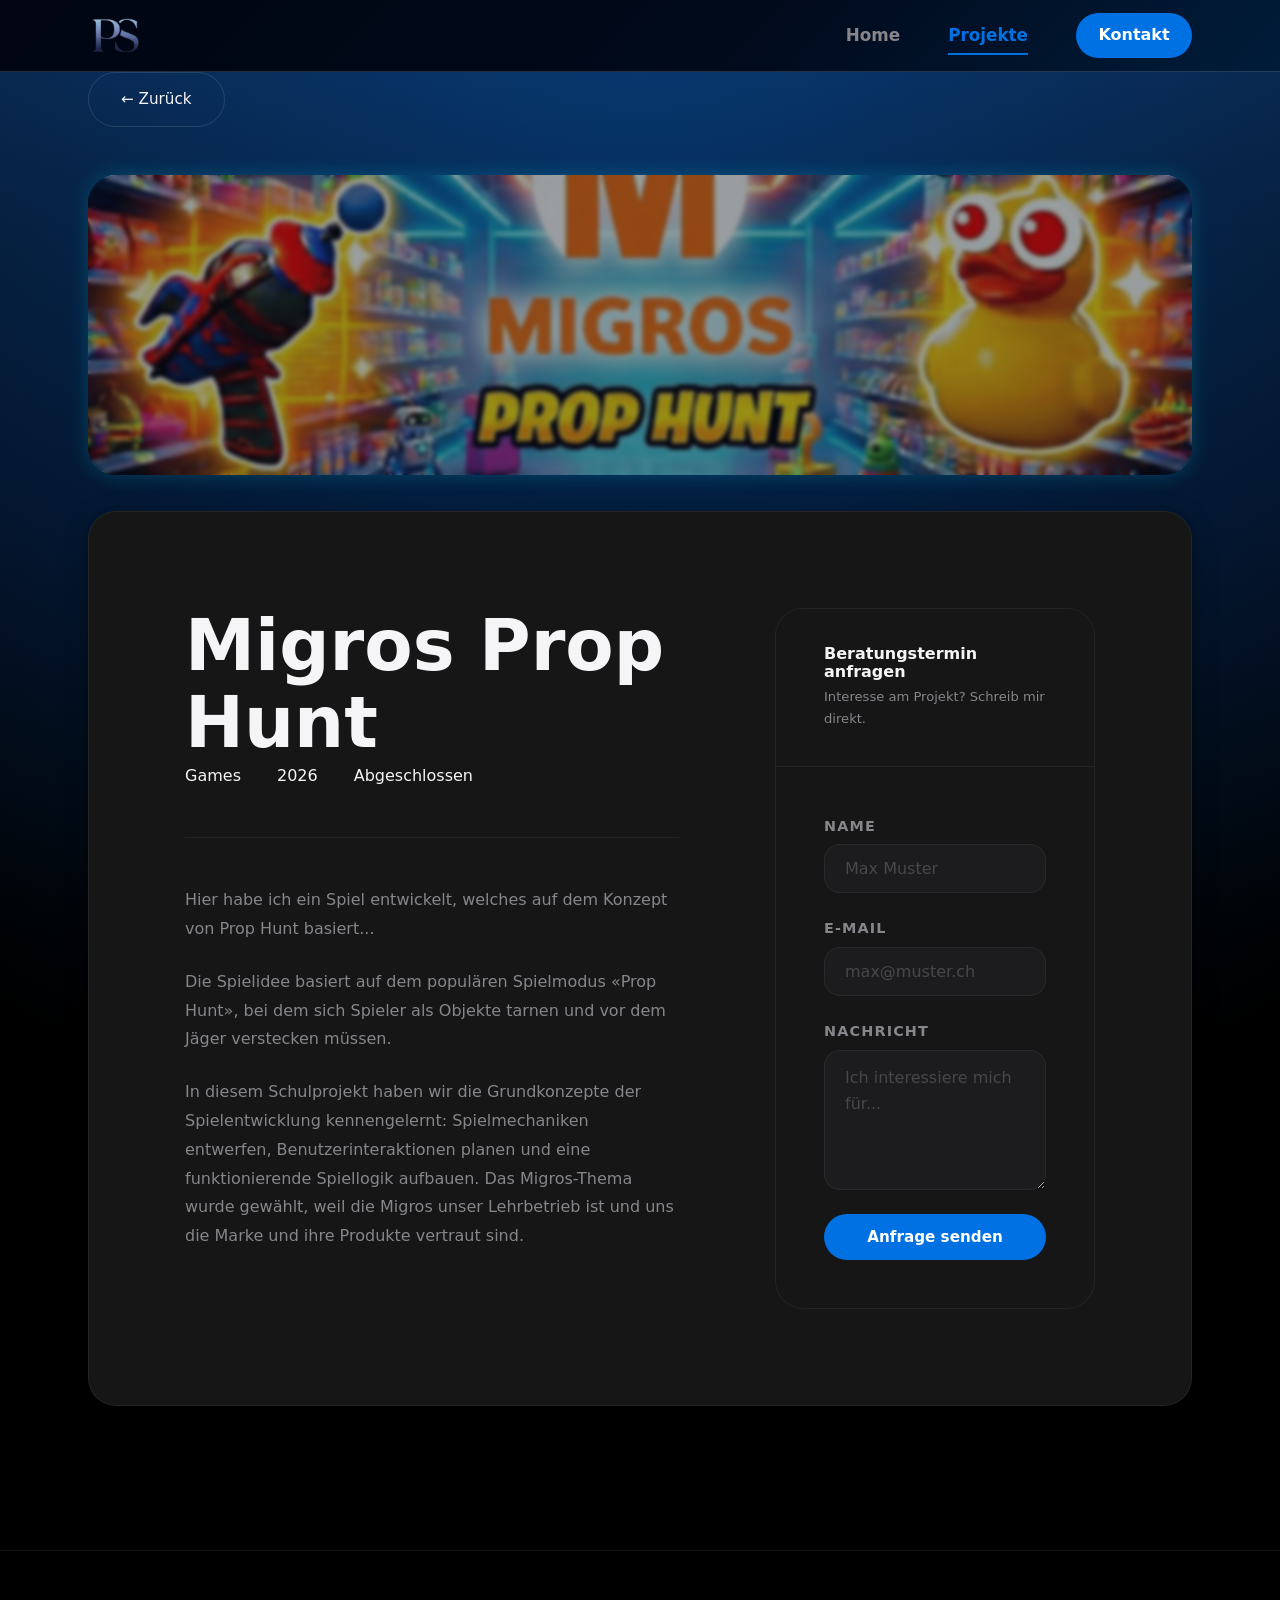
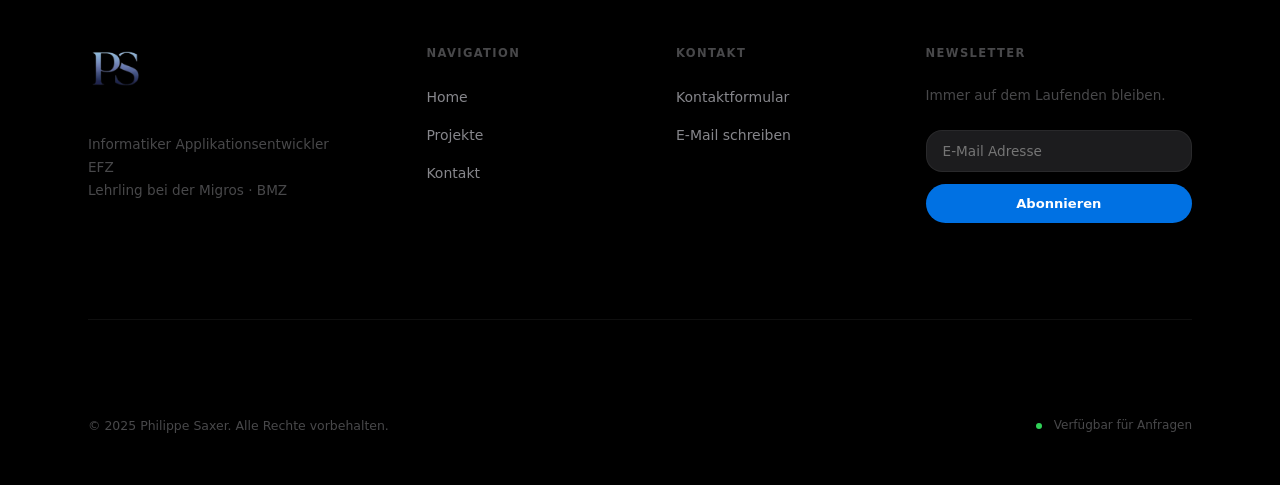
<file: projekt-migrosprophunt.html>
<!DOCTYPE html>
<html lang="de">
<head>
  <meta charset="UTF-8">
  <meta name="viewport" content="width=device-width, initial-scale=1.0">
  <meta name="description" content="Hier habe ich ein Spiel entwickelt, welches auf dem Konzept von Prop Hunt basiert...">
<title>Migros Prop Hunt | Philippe Saxer</title>
  <link rel="canonical" href="https://philippesaxer.ch/projekt-migrosprophunt.html">
  <link rel="apple-touch-icon" sizes="180x180" href="images/logo.png">
  <link rel="preload" as="image" href="images/logo.png">
  <link rel="stylesheet" href="css/style.css">
  <link rel="stylesheet" href="css/responsive.css">
  <link rel="icon" href="images/logo.png" type="image/png">
  <!-- SEO Tags -->
  <meta name="keywords" content="Philippe Saxer, Portfolio, Informatiker, Informatiker EFZ, Informatiker Portfolio, Informatiker Applikationsentwicklung, Applikationsentwickler, Migros, BMZ">
  <meta name="author" content="Philippe Saxer">
  <meta name="robots" content="index, follow">
  <meta name="theme-color" content="#0a0a0a">

  <!-- Open Graph / Social Media -->
  <meta property="og:type" content="website">
  <meta property="og:title" content="Migros Prop Hunt | Philippe Saxer">
  <meta property="og:description" content="Hier habe ich ein Spiel entwickelt, welches auf dem Konzept von Prop Hunt basiert...">
  <meta property="og:url" content="https://philippesaxer.ch/">
  <meta property="og:image" content="https://philippesaxer.ch/images/logo.png">

  <!-- Twitter -->
  <meta name="twitter:card" content="summary_large_image">
  <meta name="twitter:title" content="Migros Prop Hunt | Philippe Saxer">
  <meta name="twitter:description" content="Hier habe ich ein Spiel entwickelt, welches auf dem Konzept von Prop Hunt basiert...">
  <meta name="twitter:image" content="https://philippesaxer.ch/images/logo.png">
</head>
<body style="overflow-x: hidden;">

  <!-- LOADING SCREEN -->
  <div id="page-loader">
    <img src="images/logo.png" alt="Loading..." class="loader-logo">
  </div>

  <!-- ====================================================
       HEADER
       ==================================================== -->
  <header class="site-header">
    <div class="container header-inner">
      <a href="/" class="site-logo">
        <img src="images/logo.png" alt="Philippe.dev Logo" style="height: 32px; width: auto; object-fit: contain;">
      </a>
      <nav class="site-nav">
        <a href="/"    class="nav-link">Home</a>
        <a href="projekte.html" class="nav-link active">Projekte</a>
        <a href="kontakt.html"  class="nav-cta">Kontakt</a>
      </nav>
    </div>
  </header>

  <!-- ====================================================
       MAIN
       ==================================================== -->
  <main>
    <div class="container">

      <!-- Back navigation -->
      <a href="projekte.html" class="btn-secondary" style="margin-bottom: var(--sp-xl);">← Zurück</a>

      <!-- Project hero banner -->
      <div class="project-hero-area" style="background: url('images/migrosprophunt.png') center/cover no-repeat; text-align: center; border-radius: var(--r-xl); position: relative; overflow: hidden; height: 300px; box-shadow: 0 0 20px rgba(0,229,255,0.2);">
        <div class="project-hero-bg" style="position: absolute; inset: 0; background: rgba(8, 14, 28, 0.4); backdrop-filter: blur(2px);"></div>
        <div class="project-hero-content" style="position: relative; z-index: 2; display: flex; align-items: center; justify-content: center; height: 100%;">
          <span class="project-hero-symbol" style="font-size: 0; color: transparent;"></span>
        </div>
      </div>

      <!-- Project content layout -->
      <div class="project-layout">

        <!-- Left: description & gallery -->
        <div class="project-body">

          <h1 class="project-title">Migros Prop Hunt</h1>
          <div class="project-meta-bar">
            <span class="project-cat"><span class="cat-dot" style="background: var(--cat-games);"></span> Games</span>
            <span class="project-date">2026</span>
            <span class="project-status status-done">Abgeschlossen</span>
          </div>
          <p class="project-lead">
            Hier habe ich ein Spiel entwickelt, welches auf dem Konzept von Prop Hunt basiert...
          </p>
          <p>
            Die Spielidee basiert auf dem populären Spielmodus «Prop Hunt», bei dem sich Spieler
            als Objekte tarnen und vor dem Jäger verstecken müssen.
          </p>
          <p>
            In diesem Schulprojekt haben wir die Grundkonzepte der Spielentwicklung kennengelernt:
            Spielmechaniken entwerfen, Benutzerinteraktionen planen und eine funktionierende
            Spiellogik aufbauen. Das Migros-Thema wurde gewählt, weil die Migros unser Lehrbetrieb ist
            und uns die Marke und ihre Produkte vertraut sind.
          </p>

        </div>

        <!-- Right: consultation form -->
        <aside>
          <div class="sidebar-box">
            <div class="sidebar-box-header">
              <h4>Beratungstermin anfragen</h4>
              <p>Interesse am Projekt? Schreib mir direkt.</p>
            </div>
            <form class="sidebar-form" action="mailto:philippesaxer8@gmail.com" method="post" enctype="text/plain">
              <div class="form-group">
                <label for="consult-name" class="form-label">Name</label>
                <input type="text"  id="consult-name"  name="name"  class="form-input" placeholder="Max Muster" required>
              </div>
              <div class="form-group">
                <label for="consult-email" class="form-label">E-Mail</label>
                <input type="email" id="consult-email" name="email" class="form-input" placeholder="max@muster.ch" required>
              </div>
              <div class="form-group">
                <label for="consult-msg" class="form-label">Nachricht</label>
                <textarea id="consult-msg" name="nachricht" class="form-textarea" placeholder="Ich interessiere mich für..." required></textarea>
              </div>
              <button type="submit" class="btn-primary btn-full">Anfrage senden</button>
            </form>
          </div>
        </aside>

      </div>
      <!-- end project-layout -->

    </div>
  </main>

  <!-- ====================================================
       FOOTER
       ==================================================== -->
  <footer class="site-footer">
    <div class="container">
      <div class="footer-top">
        <div class="footer-brand">
          <a href="/" class="site-logo" style="margin-bottom: var(--sp-sm); display: inline-block;">
            <img src="images/logo.png" alt="Philippe.dev Logo" style="height: 48px; width: auto; object-fit: contain;">
          </a>
          <p>Informatiker Applikationsentwickler EFZ<br>Lehrling bei der Migros · BMZ</p>
        </div>
        <div class="footer-col">
          <h4>Navigation</h4>
          <ul class="footer-links">
            <li><a href="/"    class="footer-link">Home</a></li>
            <li><a href="projekte.html" class="footer-link">Projekte</a></li>
            <li><a href="kontakt.html"  class="footer-link">Kontakt</a></li>
          </ul>
        </div>
        <div class="footer-col">
          <h4>Kontakt</h4>
          <ul class="footer-links">
            <li><a href="kontakt.html"                       class="footer-link">Kontaktformular</a></li>
            <li><a href="mailto:philippesaxer8@gmail.com"    class="footer-link">E-Mail schreiben</a></li>
          </ul>
        </div>
        <div class="footer-col newsletter-col">
          <h4>Newsletter</h4>
          <p style="font-size: 0.85rem; color: var(--text-muted); margin-bottom: var(--sp-md);">Immer auf dem Laufenden bleiben.</p>
          <form class="footer-newsletter-form" action="mailto:philippesaxer8@gmail.com" method="post" enctype="text/plain">
            <input type="email" name="email" placeholder="E-Mail Adresse" required class="footer-newsletter-input">
            <button type="submit" class="footer-newsletter-btn">Abonnieren</button>
          </form>
        </div>
      </div>
      <div class="footer-bottom">
        <p class="footer-copy">&copy; 2025 Philippe Saxer. Alle Rechte vorbehalten.</p>
        <div class="footer-status">
          <span class="status-dot"></span>
          <span>Verfügbar für Anfragen</span>
        </div>
      </div>
    </div>
  </footer>

  <script>
    // Apple-Style Scroll Reveal Animation
    document.addEventListener("DOMContentLoaded", () => {
      const observerOptions = {
        threshold: 0.15,
        rootMargin: "0px 0px -10% 0px"
      };

      const observer = new IntersectionObserver((entries) => {
        entries.forEach(entry => {
          if (entry.isIntersecting) {
            entry.target.classList.add("reveal-active");
            observer.unobserve(entry.target);
          }
        });
      }, observerOptions);

      // Select elements to animate
      const sections = document.querySelectorAll("section:not(.hero), .project-body, .sidebar-box");
      const cards = document.querySelectorAll(".project-card, .category-card");
      
      sections.forEach((el, index) => {
        if (index % 2 === 0) {
          el.classList.add("reveal-up");
        } else {
          el.classList.add("reveal-left");
        }
        observer.observe(el);
      });

      cards.forEach((el, index) => {
        el.classList.add("reveal-up");
        el.style.transitionDelay = `${(index % 3) * 0.1}s`;
        observer.observe(el);
      });
    });

    // Hide Loading Screen
    window.addEventListener("load", () => {
      const loader = document.getElementById("page-loader");
      if (loader) {
        // Small delay so the user sees the cool pulsing effect
        setTimeout(() => {
          loader.classList.add("loader-hidden");
        }, 0);
      }
    });
  </script>
  <script src="js/wishlist.js" defer></script>
  <script src="js/main.js" defer></script>
</body>
</html>
</file>
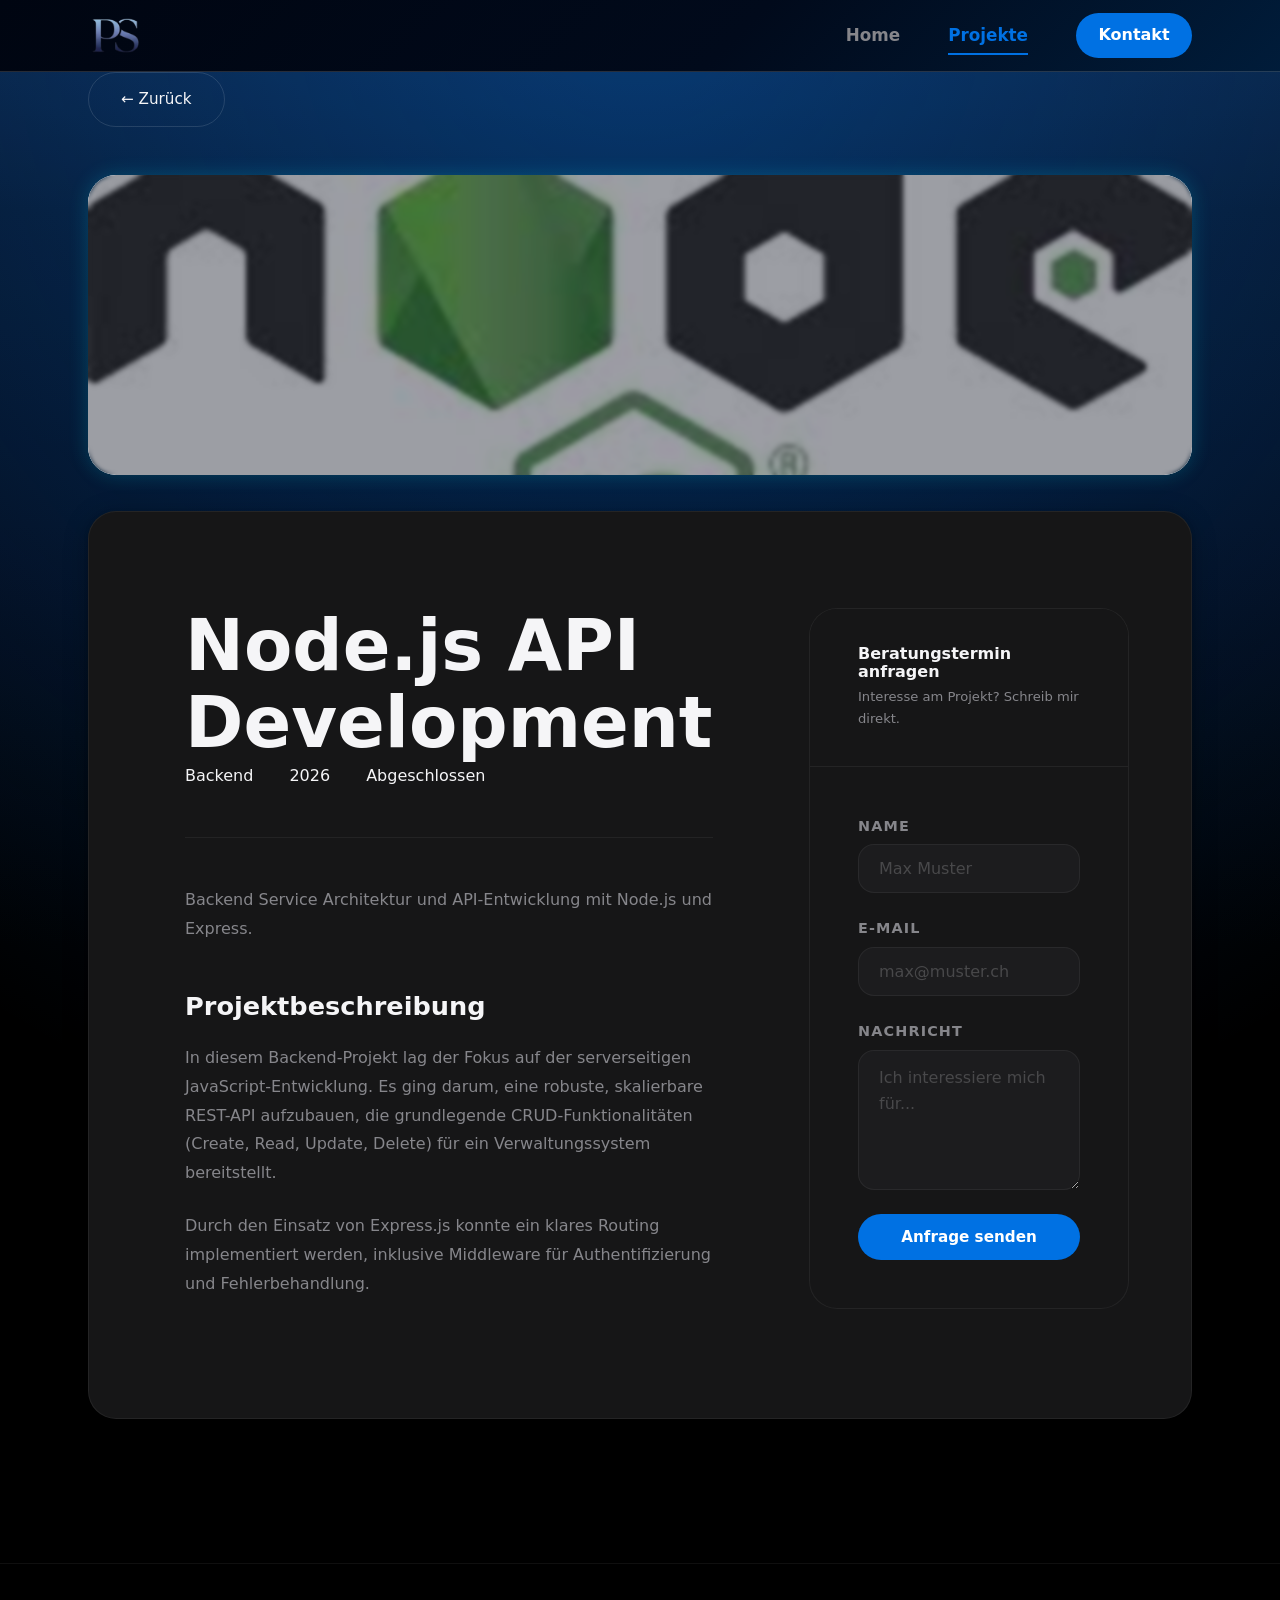
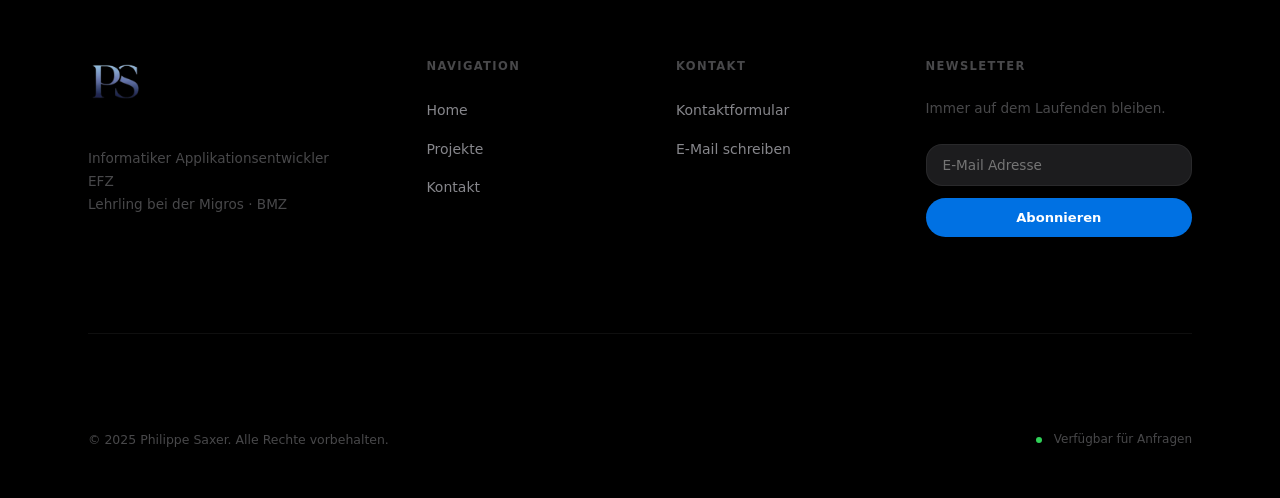
<file: projekt-nodejs.html>
<!DOCTYPE html>
<html lang="de">
<head>
  <meta charset="UTF-8">
  <meta name="viewport" content="width=device-width, initial-scale=1.0">
  <meta name="description" content="Backend Service Architektur und API-Entwicklung mit Node.js und Express.">
  <title>Node.js | Philippe Saxer</title>
  <link rel="canonical" href="https://philippesaxer.ch/projekt-nodejs.html">
  <link rel="apple-touch-icon" sizes="180x180" href="images/logo.png">
  <link rel="preload" as="image" href="images/logo.png">
  <link rel="stylesheet" href="css/style.css">
  <link rel="stylesheet" href="css/responsive.css">
  <link rel="icon" href="images/logo.png" type="image/png">
  <!-- SEO Tags -->
  <meta name="keywords" content="Philippe Saxer, Portfolio, Informatiker, Informatiker EFZ, Informatiker Portfolio, Informatiker Applikationsentwicklung, Applikationsentwickler, Migros, BMZ">
  <meta name="author" content="Philippe Saxer">
  <meta name="robots" content="index, follow">
  <meta name="theme-color" content="#0a0a0a">

  <!-- Open Graph / Social Media -->
  <meta property="og:type" content="website">
  <meta property="og:title" content="Node.js | Philippe Saxer">
  <meta property="og:description" content="Backend Service Architektur und API-Entwicklung mit Node.js und Express.">
  <meta property="og:url" content="https://philippesaxer.ch/">
  <meta property="og:image" content="https://philippesaxer.ch/images/logo.png">

  <!-- Twitter -->
  <meta name="twitter:card" content="summary_large_image">
  <meta name="twitter:title" content="Node.js | Philippe Saxer">
  <meta name="twitter:description" content="Backend Service Architektur und API-Entwicklung mit Node.js und Express.">
  <meta name="twitter:image" content="https://philippesaxer.ch/images/logo.png">
</head>
<body style="overflow-x: hidden;">

  <!-- LOADING SCREEN -->
  <div id="page-loader">
    <img src="images/logo.png" alt="Loading..." class="loader-logo">
  </div>

  <!-- ====================================================
       HEADER
       ==================================================== -->
  <header class="site-header">
    <div class="container header-inner">
      <a href="/" class="site-logo">
        <img src="images/logo.png" alt="Philippe.dev Logo" style="height: 32px; width: auto; object-fit: contain;">
      </a>
      <nav class="site-nav">
        <a href="/"    class="nav-link">Home</a>
        <a href="projekte.html" class="nav-link active">Projekte</a>
        <a href="kontakt.html"  class="nav-cta">Kontakt</a>
      </nav>
    </div>
  </header>

  <!-- ====================================================
       MAIN
       ==================================================== -->
  <main>
    <div class="container">

      <!-- Back navigation -->
      <a href="projekte.html" class="btn-secondary" style="margin-bottom: var(--sp-xl);">← Zurück</a>

      <!-- Project hero banner -->
      <div class="project-hero-area" style="background: url('images/nodejs.png') center/cover no-repeat; text-align: center; border-radius: var(--r-xl); position: relative; overflow: hidden; height: 300px; box-shadow: 0 0 20px rgba(0,229,255,0.2);">
        <div class="project-hero-bg" style="position: absolute; inset: 0; background: rgba(8, 14, 28, 0.4); backdrop-filter: blur(2px);"></div>
        <div class="project-hero-content" style="position: relative; z-index: 2; display: flex; align-items: center; justify-content: center; height: 100%;">
          <span class="project-hero-symbol" style="font-size: 0; color: transparent;"></span>
        </div>
      </div>

      <!-- Project content layout -->
      <div class="project-layout">

        <!-- Left: description & gallery -->
        <div class="project-body">

          <h1 class="project-title">Node.js API Development</h1>
          <div class="project-meta-bar">
            <span class="project-cat"><span class="cat-dot" style="background: var(--cat-backend);"></span> Backend</span>
            <span class="project-date">2026</span>
            <span class="project-status status-done">Abgeschlossen</span>
          </div>
          <p class="project-lead">
            Backend Service Architektur und API-Entwicklung mit Node.js und Express.
          </p>
          
          <h3>Projektbeschreibung</h3>
          <p>
            In diesem Backend-Projekt lag der Fokus auf der serverseitigen JavaScript-Entwicklung. 
            Es ging darum, eine robuste, skalierbare REST-API aufzubauen, die grundlegende CRUD-Funktionalitäten (Create, Read, Update, Delete) für ein Verwaltungssystem bereitstellt.
          </p>
          <p>
            Durch den Einsatz von Express.js konnte ein klares Routing implementiert werden, 
            inklusive Middleware für Authentifizierung und Fehlerbehandlung.
          </p>

        </div>

        <!-- Right: consultation form -->
        <aside>
          <div class="sidebar-box">
            <div class="sidebar-box-header">
              <h4>Beratungstermin anfragen</h4>
              <p>Interesse am Projekt? Schreib mir direkt.</p>
            </div>
            <form class="sidebar-form" action="mailto:philippesaxer8@gmail.com" method="post" enctype="text/plain">
              <div class="form-group">
                <label for="consult-name" class="form-label">Name</label>
                <input type="text"  id="consult-name"  name="name"  class="form-input" placeholder="Max Muster" required>
              </div>
              <div class="form-group">
                <label for="consult-email" class="form-label">E-Mail</label>
                <input type="email" id="consult-email" name="email" class="form-input" placeholder="max@muster.ch" required>
              </div>
              <div class="form-group">
                <label for="consult-msg" class="form-label">Nachricht</label>
                <textarea id="consult-msg" name="nachricht" class="form-textarea" placeholder="Ich interessiere mich für..." required></textarea>
              </div>
              <button type="submit" class="btn-primary btn-full">Anfrage senden</button>
            </form>
          </div>
        </aside>

      </div>
      <!-- end project-layout -->

    </div>
  </main>

  <!-- ====================================================
       FOOTER
       ==================================================== -->
  <footer class="site-footer">
    <div class="container">
      <div class="footer-top">
        <div class="footer-brand">
          <a href="/" class="site-logo" style="margin-bottom: var(--sp-sm); display: inline-block;">
            <img src="images/logo.png" alt="Philippe.dev Logo" style="height: 48px; width: auto; object-fit: contain;">
          </a>
          <p>Informatiker Applikationsentwickler EFZ<br>Lehrling bei der Migros · BMZ</p>
        </div>
        <div class="footer-col">
          <h4>Navigation</h4>
          <ul class="footer-links">
            <li><a href="/"    class="footer-link">Home</a></li>
            <li><a href="projekte.html" class="footer-link">Projekte</a></li>
            <li><a href="kontakt.html"  class="footer-link">Kontakt</a></li>
          </ul>
        </div>
        <div class="footer-col">
          <h4>Kontakt</h4>
          <ul class="footer-links">
            <li><a href="kontakt.html"                       class="footer-link">Kontaktformular</a></li>
            <li><a href="mailto:philippesaxer8@gmail.com"    class="footer-link">E-Mail schreiben</a></li>
          </ul>
        </div>
        <div class="footer-col newsletter-col">
          <h4>Newsletter</h4>
          <p style="font-size: 0.85rem; color: var(--text-muted); margin-bottom: var(--sp-md);">Immer auf dem Laufenden bleiben.</p>
          <form class="footer-newsletter-form" action="mailto:philippesaxer8@gmail.com" method="post" enctype="text/plain">
            <input type="email" name="email" placeholder="E-Mail Adresse" required class="footer-newsletter-input">
            <button type="submit" class="footer-newsletter-btn">Abonnieren</button>
          </form>
        </div>
      </div>
      <div class="footer-bottom">
        <p class="footer-copy">&copy; 2025 Philippe Saxer. Alle Rechte vorbehalten.</p>
        <div class="footer-status">
          <span class="status-dot"></span>
          <span>Verfügbar für Anfragen</span>
        </div>
      </div>
    </div>
  </footer>

  <script>
    // Apple-Style Scroll Reveal Animation
    document.addEventListener("DOMContentLoaded", () => {
      const observerOptions = {
        threshold: 0.15,
        rootMargin: "0px 0px -10% 0px"
      };

      const observer = new IntersectionObserver((entries) => {
        entries.forEach(entry => {
          if (entry.isIntersecting) {
            entry.target.classList.add("reveal-active");
            observer.unobserve(entry.target);
          }
        });
      }, observerOptions);

      // Select elements to animate
      const sections = document.querySelectorAll("section:not(.hero), .project-body, .sidebar-box");
      const cards = document.querySelectorAll(".project-card, .category-card");
      
      sections.forEach((el, index) => {
        if (index % 2 === 0) {
          el.classList.add("reveal-up");
        } else {
          el.classList.add("reveal-left");
        }
        observer.observe(el);
      });

      cards.forEach((el, index) => {
        el.classList.add("reveal-up");
        el.style.transitionDelay = `${(index % 3) * 0.1}s`;
        observer.observe(el);
      });
    });

    // Hide Loading Screen
    window.addEventListener("load", () => {
      const loader = document.getElementById("page-loader");
      if (loader) {
        // Small delay so the user sees the cool pulsing effect
        setTimeout(() => {
          loader.classList.add("loader-hidden");
        }, 0);
      }
    });
  </script>
  <script src="js/wishlist.js" defer></script>
  <script src="js/main.js" defer></script>
</body>
</html>
</file>
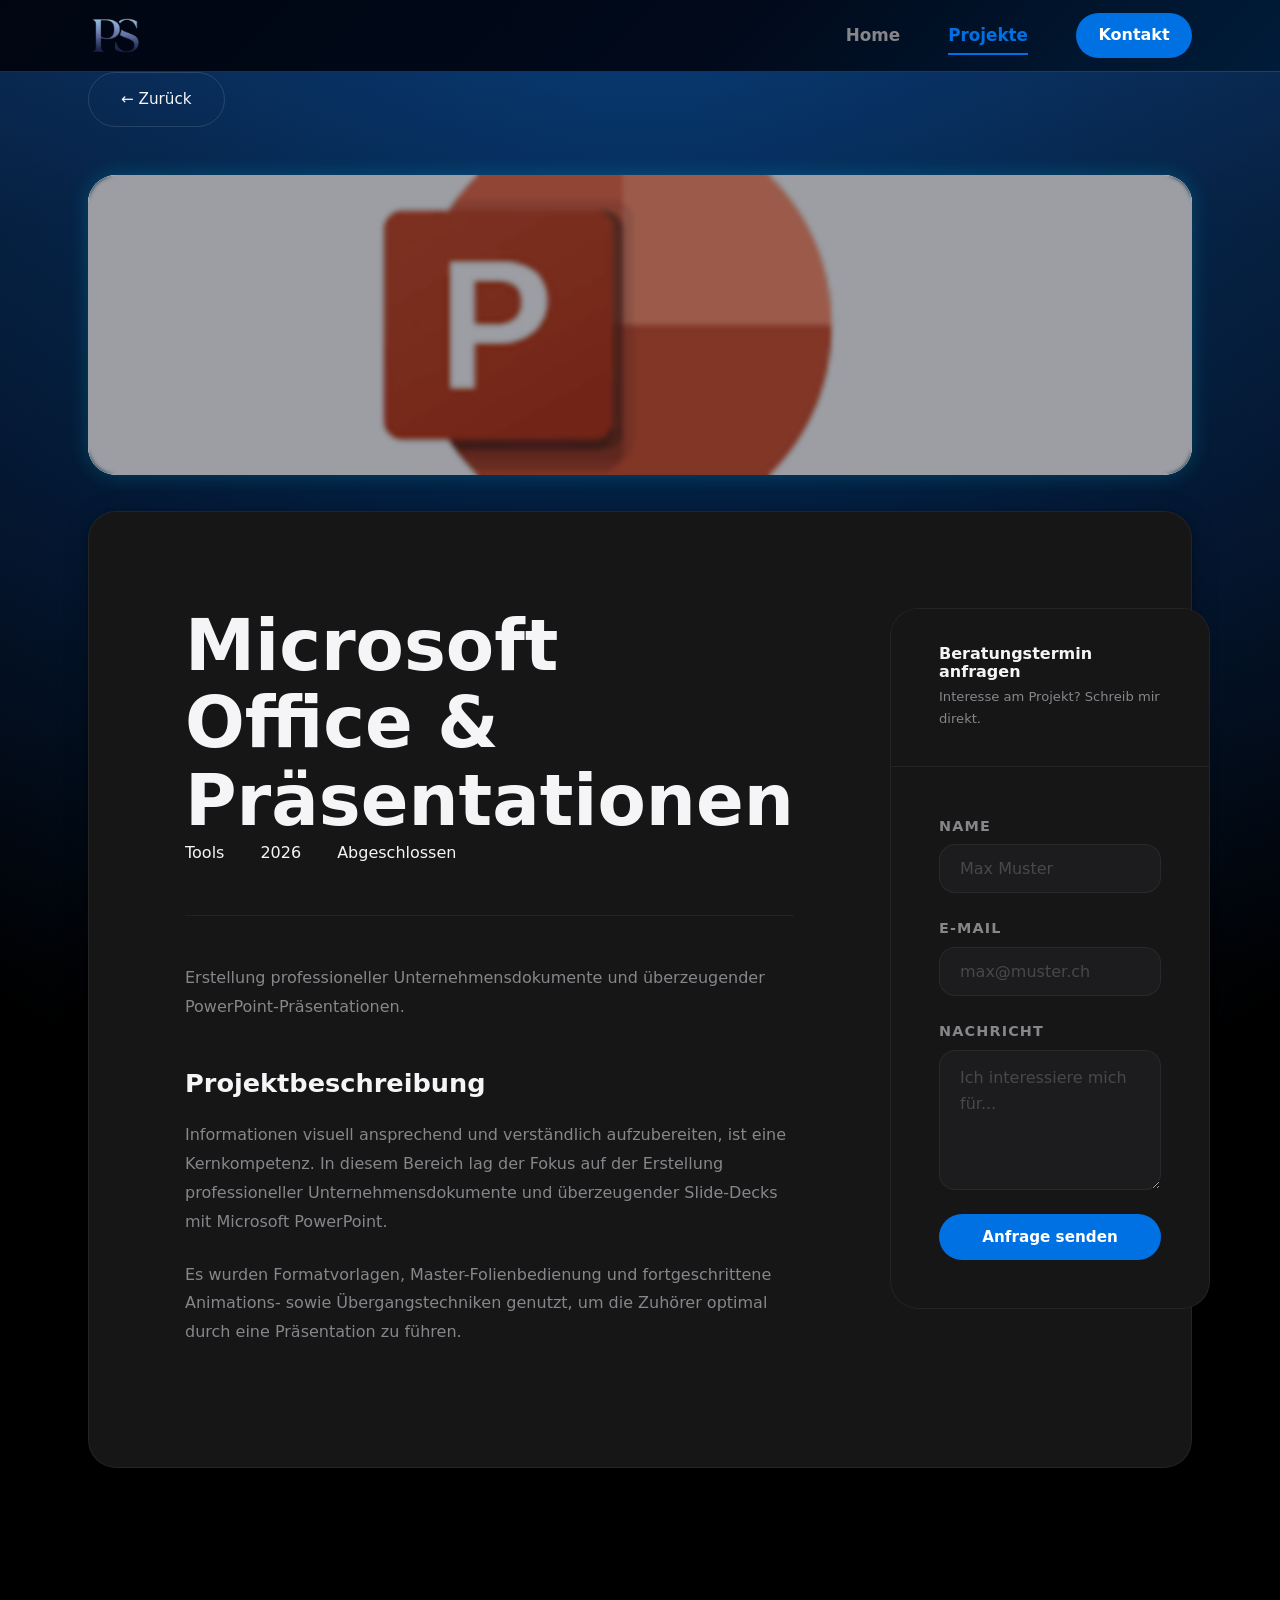
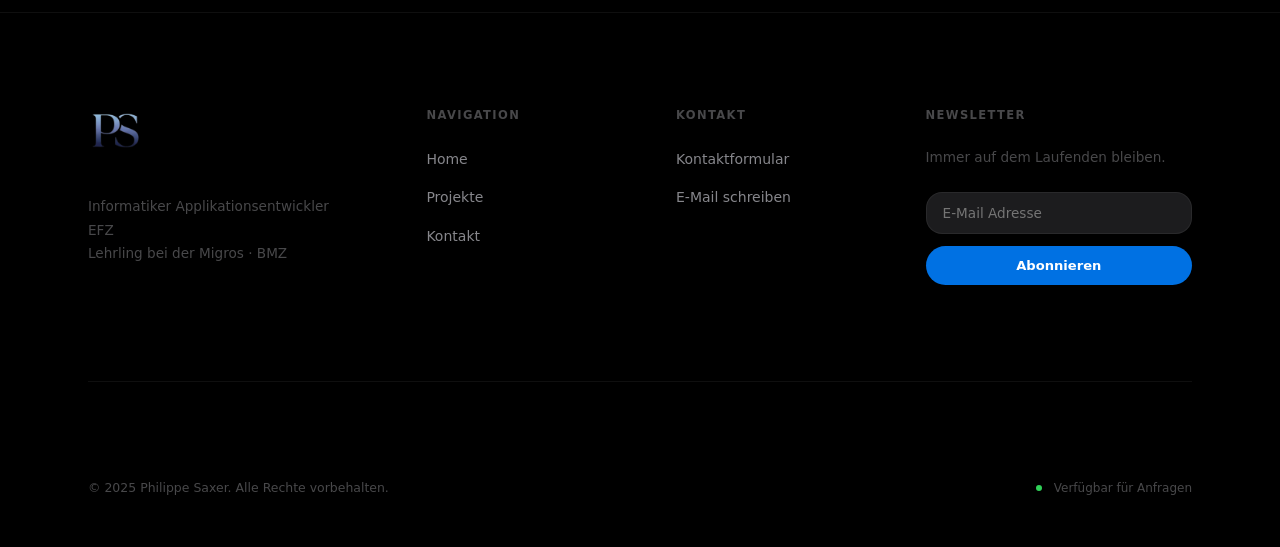
<file: projekt-office.html>
<!DOCTYPE html>
<html lang="de">
<head>
  <meta charset="UTF-8">
  <meta name="viewport" content="width=device-width, initial-scale=1.0">
  <meta name="description" content="Erstellung professioneller Unternehmensdokumente und überzeugender PowerPoint-Präsentationen.">
  <title>Microsoft Office | Philippe Saxer</title>
  <link rel="canonical" href="https://philippesaxer.ch/projekt-office.html">
  <link rel="apple-touch-icon" sizes="180x180" href="images/logo.png">
  <link rel="preload" as="image" href="images/logo.png">
  <link rel="stylesheet" href="css/style.css">
  <link rel="stylesheet" href="css/responsive.css">
  <link rel="icon" href="images/logo.png" type="image/png">
  <!-- SEO Tags -->
  <meta name="keywords" content="Philippe Saxer, Portfolio, Informatiker, Informatiker EFZ, Informatiker Portfolio, Informatiker Applikationsentwicklung, Applikationsentwickler, Migros, BMZ">
  <meta name="author" content="Philippe Saxer">
  <meta name="robots" content="index, follow">
  <meta name="theme-color" content="#0a0a0a">

  <!-- Open Graph / Social Media -->
  <meta property="og:type" content="website">
  <meta property="og:title" content="Microsoft Office | Philippe Saxer">
  <meta property="og:description" content="Erstellung professioneller Unternehmensdokumente und überzeugender PowerPoint-Präsentationen.">
  <meta property="og:url" content="https://philippesaxer.ch/">
  <meta property="og:image" content="https://philippesaxer.ch/images/logo.png">

  <!-- Twitter -->
  <meta name="twitter:card" content="summary_large_image">
  <meta name="twitter:title" content="Microsoft Office | Philippe Saxer">
  <meta name="twitter:description" content="Erstellung professioneller Unternehmensdokumente und überzeugender PowerPoint-Präsentationen.">
  <meta name="twitter:image" content="https://philippesaxer.ch/images/logo.png">
</head>
<body style="overflow-x: hidden;">

  <!-- LOADING SCREEN -->
  <div id="page-loader">
    <img src="images/logo.png" alt="Loading..." class="loader-logo">
  </div>

  <!-- ====================================================
       HEADER
       ==================================================== -->
  <header class="site-header">
    <div class="container header-inner">
      <a href="/" class="site-logo">
        <img src="images/logo.png" alt="Philippe.dev Logo" style="height: 32px; width: auto; object-fit: contain;">
      </a>
      <nav class="site-nav">
        <a href="/"    class="nav-link">Home</a>
        <a href="projekte.html" class="nav-link active">Projekte</a>
        <a href="kontakt.html"  class="nav-cta">Kontakt</a>
      </nav>
    </div>
  </header>

  <!-- ====================================================
       MAIN
       ==================================================== -->
  <main>
    <div class="container">

      <!-- Back navigation -->
      <a href="projekte.html" class="btn-secondary" style="margin-bottom: var(--sp-xl);">← Zurück</a>

      <!-- Project hero banner -->
      <div class="project-hero-area" style="background: url('images/powerpoint.png') center/cover no-repeat; text-align: center; border-radius: var(--r-xl); position: relative; overflow: hidden; height: 300px; box-shadow: 0 0 20px rgba(0,229,255,0.2);">
        <div class="project-hero-bg" style="position: absolute; inset: 0; background: rgba(8, 14, 28, 0.4); backdrop-filter: blur(2px);"></div>
        <div class="project-hero-content" style="position: relative; z-index: 2; display: flex; align-items: center; justify-content: center; height: 100%;">
          <span class="project-hero-symbol" style="font-size: 0; color: transparent;"></span>
        </div>
      </div>

      <!-- Project content layout -->
      <div class="project-layout">

        <!-- Left: description & gallery -->
        <div class="project-body">

          <h1 class="project-title">Microsoft Office & Präsentationen</h1>
          <div class="project-meta-bar">
            <span class="project-cat"><span class="cat-dot" style="background: var(--cat-tools);"></span> Tools</span>
            <span class="project-date">2026</span>
            <span class="project-status status-done">Abgeschlossen</span>
          </div>
          <p class="project-lead">
            Erstellung professioneller Unternehmensdokumente und überzeugender PowerPoint-Präsentationen.
          </p>
          
          <h3>Projektbeschreibung</h3>
          <p>
            Informationen visuell ansprechend und verständlich aufzubereiten, ist eine Kernkompetenz.
            In diesem Bereich lag der Fokus auf der Erstellung professioneller Unternehmensdokumente 
            und überzeugender Slide-Decks mit Microsoft PowerPoint.
          </p>
          <p>
            Es wurden Formatvorlagen, Master-Folienbedienung und fortgeschrittene Animations- 
            sowie Übergangstechniken genutzt, um die Zuhörer optimal durch eine Präsentation zu führen.
          </p>

        </div>

        <!-- Right: consultation form -->
        <aside>
          <div class="sidebar-box">
            <div class="sidebar-box-header">
              <h4>Beratungstermin anfragen</h4>
              <p>Interesse am Projekt? Schreib mir direkt.</p>
            </div>
            <form class="sidebar-form" action="mailto:philippesaxer8@gmail.com" method="post" enctype="text/plain">
              <div class="form-group">
                <label for="consult-name" class="form-label">Name</label>
                <input type="text"  id="consult-name"  name="name"  class="form-input" placeholder="Max Muster" required>
              </div>
              <div class="form-group">
                <label for="consult-email" class="form-label">E-Mail</label>
                <input type="email" id="consult-email" name="email" class="form-input" placeholder="max@muster.ch" required>
              </div>
              <div class="form-group">
                <label for="consult-msg" class="form-label">Nachricht</label>
                <textarea id="consult-msg" name="nachricht" class="form-textarea" placeholder="Ich interessiere mich für..." required></textarea>
              </div>
              <button type="submit" class="btn-primary btn-full">Anfrage senden</button>
            </form>
          </div>
        </aside>

      </div>
      <!-- end project-layout -->

    </div>
  </main>

  <!-- ====================================================
       FOOTER
       ==================================================== -->
  <footer class="site-footer">
    <div class="container">
      <div class="footer-top">
        <div class="footer-brand">
          <a href="/" class="site-logo" style="margin-bottom: var(--sp-sm); display: inline-block;">
            <img src="images/logo.png" alt="Philippe.dev Logo" style="height: 48px; width: auto; object-fit: contain;">
          </a>
          <p>Informatiker Applikationsentwickler EFZ<br>Lehrling bei der Migros · BMZ</p>
        </div>
        <div class="footer-col">
          <h4>Navigation</h4>
          <ul class="footer-links">
            <li><a href="/"    class="footer-link">Home</a></li>
            <li><a href="projekte.html" class="footer-link">Projekte</a></li>
            <li><a href="kontakt.html"  class="footer-link">Kontakt</a></li>
          </ul>
        </div>
        <div class="footer-col">
          <h4>Kontakt</h4>
          <ul class="footer-links">
            <li><a href="kontakt.html"                       class="footer-link">Kontaktformular</a></li>
            <li><a href="mailto:philippesaxer8@gmail.com"    class="footer-link">E-Mail schreiben</a></li>
          </ul>
        </div>
        <div class="footer-col newsletter-col">
          <h4>Newsletter</h4>
          <p style="font-size: 0.85rem; color: var(--text-muted); margin-bottom: var(--sp-md);">Immer auf dem Laufenden bleiben.</p>
          <form class="footer-newsletter-form" action="mailto:philippesaxer8@gmail.com" method="post" enctype="text/plain">
            <input type="email" name="email" placeholder="E-Mail Adresse" required class="footer-newsletter-input">
            <button type="submit" class="footer-newsletter-btn">Abonnieren</button>
          </form>
        </div>
      </div>
      <div class="footer-bottom">
        <p class="footer-copy">&copy; 2025 Philippe Saxer. Alle Rechte vorbehalten.</p>
        <div class="footer-status">
          <span class="status-dot"></span>
          <span>Verfügbar für Anfragen</span>
        </div>
      </div>
    </div>
  </footer>

  <script>
    // Apple-Style Scroll Reveal Animation
    document.addEventListener("DOMContentLoaded", () => {
      const observerOptions = {
        threshold: 0.15,
        rootMargin: "0px 0px -10% 0px"
      };

      const observer = new IntersectionObserver((entries) => {
        entries.forEach(entry => {
          if (entry.isIntersecting) {
            entry.target.classList.add("reveal-active");
            observer.unobserve(entry.target);
          }
        });
      }, observerOptions);

      // Select elements to animate
      const sections = document.querySelectorAll("section:not(.hero), .project-body, .sidebar-box");
      const cards = document.querySelectorAll(".project-card, .category-card");
      
      sections.forEach((el, index) => {
        if (index % 2 === 0) {
          el.classList.add("reveal-up");
        } else {
          el.classList.add("reveal-left");
        }
        observer.observe(el);
      });

      cards.forEach((el, index) => {
        el.classList.add("reveal-up");
        el.style.transitionDelay = `${(index % 3) * 0.1}s`;
        observer.observe(el);
      });
    });

    // Hide Loading Screen
    window.addEventListener("load", () => {
      const loader = document.getElementById("page-loader");
      if (loader) {
        // Small delay so the user sees the cool pulsing effect
        setTimeout(() => {
          loader.classList.add("loader-hidden");
        }, 0);
      }
    });
  </script>
  <script src="js/wishlist.js" defer></script>
  <script src="js/main.js" defer></script>
</body>
</html>
</file>
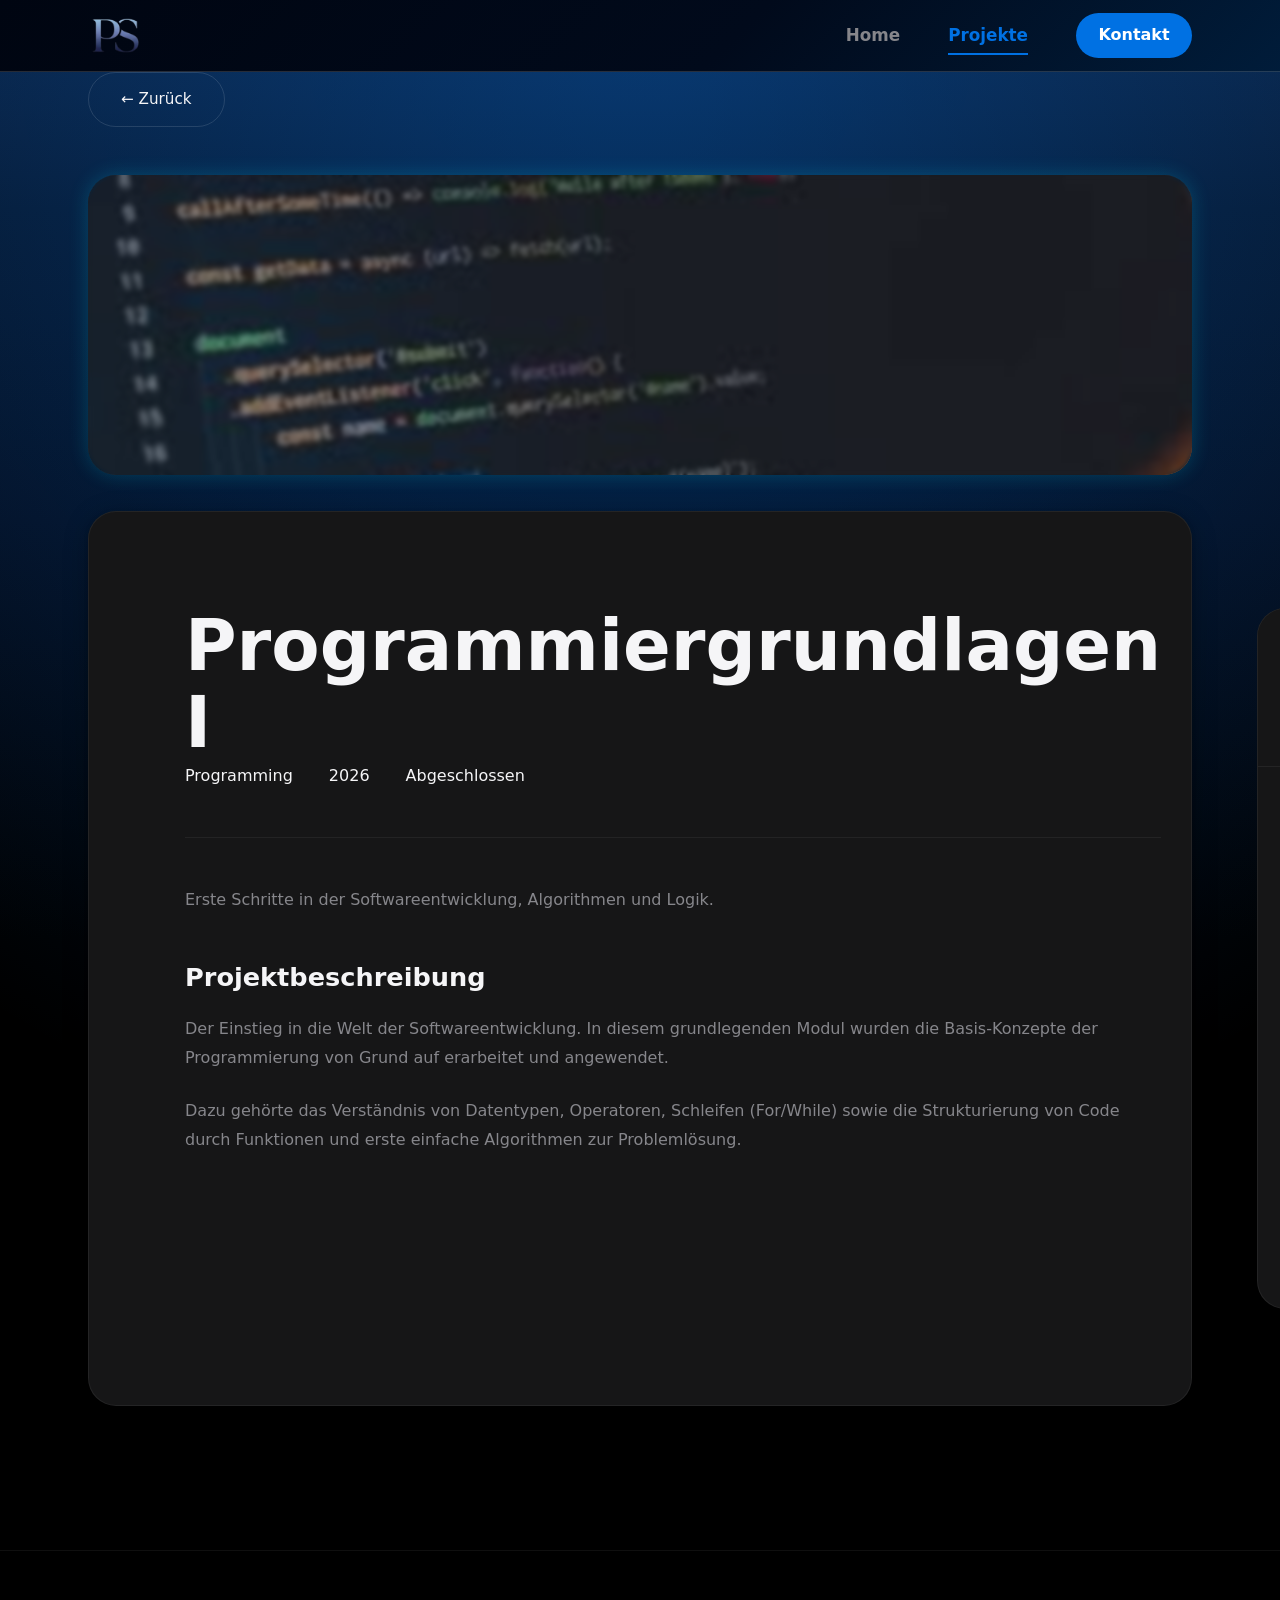
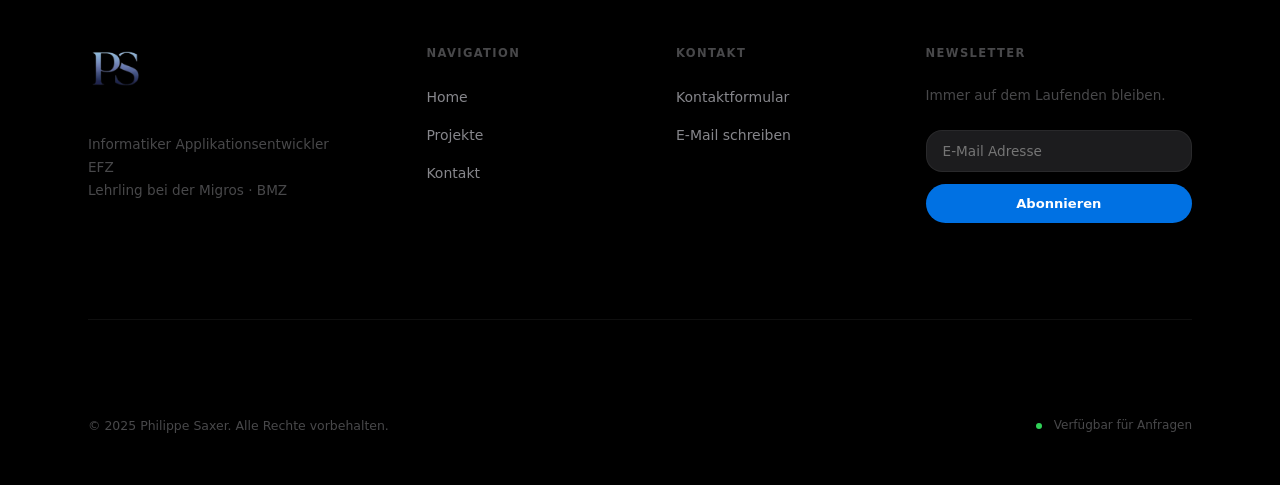
<file: projekt-programming1.html>
<!DOCTYPE html>
<html lang="de">
<head>
  <meta charset="UTF-8">
  <meta name="viewport" content="width=device-width, initial-scale=1.0">
  <meta name="description" content="Erste Schritte in der Softwareentwicklung, Algorithmen und Logik.">
  <title>Programmiergrundlagen I | Philippe Saxer</title>
  <link rel="canonical" href="https://philippesaxer.ch/projekt-programming1.html">
  <link rel="apple-touch-icon" sizes="180x180" href="images/logo.png">
  <link rel="preload" as="image" href="images/logo.png">
  <link rel="stylesheet" href="css/style.css">
  <link rel="stylesheet" href="css/responsive.css">
  <link rel="icon" href="images/logo.png" type="image/png">
  <!-- SEO Tags -->
  <meta name="keywords" content="Philippe Saxer, Portfolio, Informatiker, Informatiker EFZ, Informatiker Portfolio, Informatiker Applikationsentwicklung, Applikationsentwickler, Migros, BMZ">
  <meta name="author" content="Philippe Saxer">
  <meta name="robots" content="index, follow">
  <meta name="theme-color" content="#0a0a0a">

  <!-- Open Graph / Social Media -->
  <meta property="og:type" content="website">
  <meta property="og:title" content="Programmiergrundlagen I | Philippe Saxer">
  <meta property="og:description" content="Erste Schritte in der Softwareentwicklung, Algorithmen und Logik.">
  <meta property="og:url" content="https://philippesaxer.ch/">
  <meta property="og:image" content="https://philippesaxer.ch/images/logo.png">

  <!-- Twitter -->
  <meta name="twitter:card" content="summary_large_image">
  <meta name="twitter:title" content="Programmiergrundlagen I | Philippe Saxer">
  <meta name="twitter:description" content="Erste Schritte in der Softwareentwicklung, Algorithmen und Logik.">
  <meta name="twitter:image" content="https://philippesaxer.ch/images/logo.png">
</head>
<body style="overflow-x: hidden;">

  <!-- LOADING SCREEN -->
  <div id="page-loader">
    <img src="images/logo.png" alt="Loading..." class="loader-logo">
  </div>

  <!-- ====================================================
       HEADER
       ==================================================== -->
  <header class="site-header">
    <div class="container header-inner">
      <a href="/" class="site-logo">
        <img src="images/logo.png" alt="Philippe.dev Logo" style="height: 32px; width: auto; object-fit: contain;">
      </a>
      <nav class="site-nav">
        <a href="/"    class="nav-link">Home</a>
        <a href="projekte.html" class="nav-link active">Projekte</a>
        <a href="kontakt.html"  class="nav-cta">Kontakt</a>
      </nav>
    </div>
  </header>

  <!-- ====================================================
       MAIN
       ==================================================== -->
  <main>
    <div class="container">

      <!-- Back navigation -->
      <a href="projekte.html" class="btn-secondary" style="margin-bottom: var(--sp-xl);">← Zurück</a>

      <!-- Project hero banner -->
      <div class="project-hero-area" style="background: url('images/programmiergrundlagen.png') center/cover no-repeat; text-align: center; border-radius: var(--r-xl); position: relative; overflow: hidden; height: 300px; box-shadow: 0 0 20px rgba(0,229,255,0.2);">
        <div class="project-hero-bg" style="position: absolute; inset: 0; background: rgba(8, 14, 28, 0.4); backdrop-filter: blur(2px);"></div>
        <div class="project-hero-content" style="position: relative; z-index: 2; display: flex; align-items: center; justify-content: center; height: 100%;">
          <span class="project-hero-symbol" style="font-size: 0; color: transparent;"></span>
        </div>
      </div>

      <!-- Project content layout -->
      <div class="project-layout">

        <!-- Left: description & gallery -->
        <div class="project-body">

          <h1 class="project-title" style="word-wrap: break-word; overflow-wrap: break-word; hyphens: auto;">Programmiergrundlagen I</h1>
          <div class="project-meta-bar">
            <span class="project-cat"><span class="cat-dot" style="background: var(--cat-programming);"></span> Programming</span>
            <span class="project-date">2026</span>
            <span class="project-status status-done">Abgeschlossen</span>
          </div>
          <p class="project-lead">
            Erste Schritte in der Softwareentwicklung, Algorithmen und Logik.
          </p>
          
          <h3>Projektbeschreibung</h3>
          <p>
            Der Einstieg in die Welt der Softwareentwicklung. In diesem grundlegenden Modul
            wurden die Basis-Konzepte der Programmierung von Grund auf erarbeitet und angewendet.
          </p>
          <p>
            Dazu gehörte das Verständnis von Datentypen, Operatoren, Schleifen (For/While) sowie 
            die Strukturierung von Code durch Funktionen und erste einfache Algorithmen zur Problemlösung.
          </p>

        </div>

        <!-- Right: consultation form -->
        <aside>
          <div class="sidebar-box">
            <div class="sidebar-box-header">
              <h4>Beratungstermin anfragen</h4>
              <p>Interesse am Projekt? Schreib mir direkt.</p>
            </div>
            <form class="sidebar-form" action="mailto:philippesaxer8@gmail.com" method="post" enctype="text/plain">
              <div class="form-group">
                <label for="consult-name" class="form-label">Name</label>
                <input type="text"  id="consult-name"  name="name"  class="form-input" placeholder="Max Muster" required>
              </div>
              <div class="form-group">
                <label for="consult-email" class="form-label">E-Mail</label>
                <input type="email" id="consult-email" name="email" class="form-input" placeholder="max@muster.ch" required>
              </div>
              <div class="form-group">
                <label for="consult-msg" class="form-label">Nachricht</label>
                <textarea id="consult-msg" name="nachricht" class="form-textarea" placeholder="Ich interessiere mich für..." required></textarea>
              </div>
              <button type="submit" class="btn-primary btn-full">Anfrage senden</button>
            </form>
          </div>
        </aside>

      </div>
      <!-- end project-layout -->

    </div>
  </main>

  <!-- ====================================================
       FOOTER
       ==================================================== -->
  <footer class="site-footer">
    <div class="container">
      <div class="footer-top">
        <div class="footer-brand">
          <a href="/" class="site-logo" style="margin-bottom: var(--sp-sm); display: inline-block;">
            <img src="images/logo.png" alt="Philippe.dev Logo" style="height: 48px; width: auto; object-fit: contain;">
          </a>
          <p>Informatiker Applikationsentwickler EFZ<br>Lehrling bei der Migros · BMZ</p>
        </div>
        <div class="footer-col">
          <h4>Navigation</h4>
          <ul class="footer-links">
            <li><a href="/"    class="footer-link">Home</a></li>
            <li><a href="projekte.html" class="footer-link">Projekte</a></li>
            <li><a href="kontakt.html"  class="footer-link">Kontakt</a></li>
          </ul>
        </div>
        <div class="footer-col">
          <h4>Kontakt</h4>
          <ul class="footer-links">
            <li><a href="kontakt.html"                       class="footer-link">Kontaktformular</a></li>
            <li><a href="mailto:philippesaxer8@gmail.com"    class="footer-link">E-Mail schreiben</a></li>
          </ul>
        </div>
        <div class="footer-col newsletter-col">
          <h4>Newsletter</h4>
          <p style="font-size: 0.85rem; color: var(--text-muted); margin-bottom: var(--sp-md);">Immer auf dem Laufenden bleiben.</p>
          <form class="footer-newsletter-form" action="mailto:philippesaxer8@gmail.com" method="post" enctype="text/plain">
            <input type="email" name="email" placeholder="E-Mail Adresse" required class="footer-newsletter-input">
            <button type="submit" class="footer-newsletter-btn">Abonnieren</button>
          </form>
        </div>
      </div>
      <div class="footer-bottom">
        <p class="footer-copy">&copy; 2025 Philippe Saxer. Alle Rechte vorbehalten.</p>
        <div class="footer-status">
          <span class="status-dot"></span>
          <span>Verfügbar für Anfragen</span>
        </div>
      </div>
    </div>
  </footer>

  <script>
    // Apple-Style Scroll Reveal Animation
    document.addEventListener("DOMContentLoaded", () => {
      const observerOptions = {
        threshold: 0.15,
        rootMargin: "0px 0px -10% 0px"
      };

      const observer = new IntersectionObserver((entries) => {
        entries.forEach(entry => {
          if (entry.isIntersecting) {
            entry.target.classList.add("reveal-active");
            observer.unobserve(entry.target);
          }
        });
      }, observerOptions);

      // Select elements to animate
      const sections = document.querySelectorAll("section:not(.hero), .project-body, .sidebar-box");
      const cards = document.querySelectorAll(".project-card, .category-card");
      
      sections.forEach((el, index) => {
        if (index % 2 === 0) {
          el.classList.add("reveal-up");
        } else {
          el.classList.add("reveal-left");
        }
        observer.observe(el);
      });

      cards.forEach((el, index) => {
        el.classList.add("reveal-up");
        el.style.transitionDelay = `${(index % 3) * 0.1}s`;
        observer.observe(el);
      });
    });

    // Hide Loading Screen
    window.addEventListener("load", () => {
      const loader = document.getElementById("page-loader");
      if (loader) {
        // Small delay so the user sees the cool pulsing effect
        setTimeout(() => {
          loader.classList.add("loader-hidden");
        }, 0);
      }
    });
  </script>
  <script src="js/wishlist.js" defer></script>
  <script src="js/main.js" defer></script>
</body>
</html>
</file>
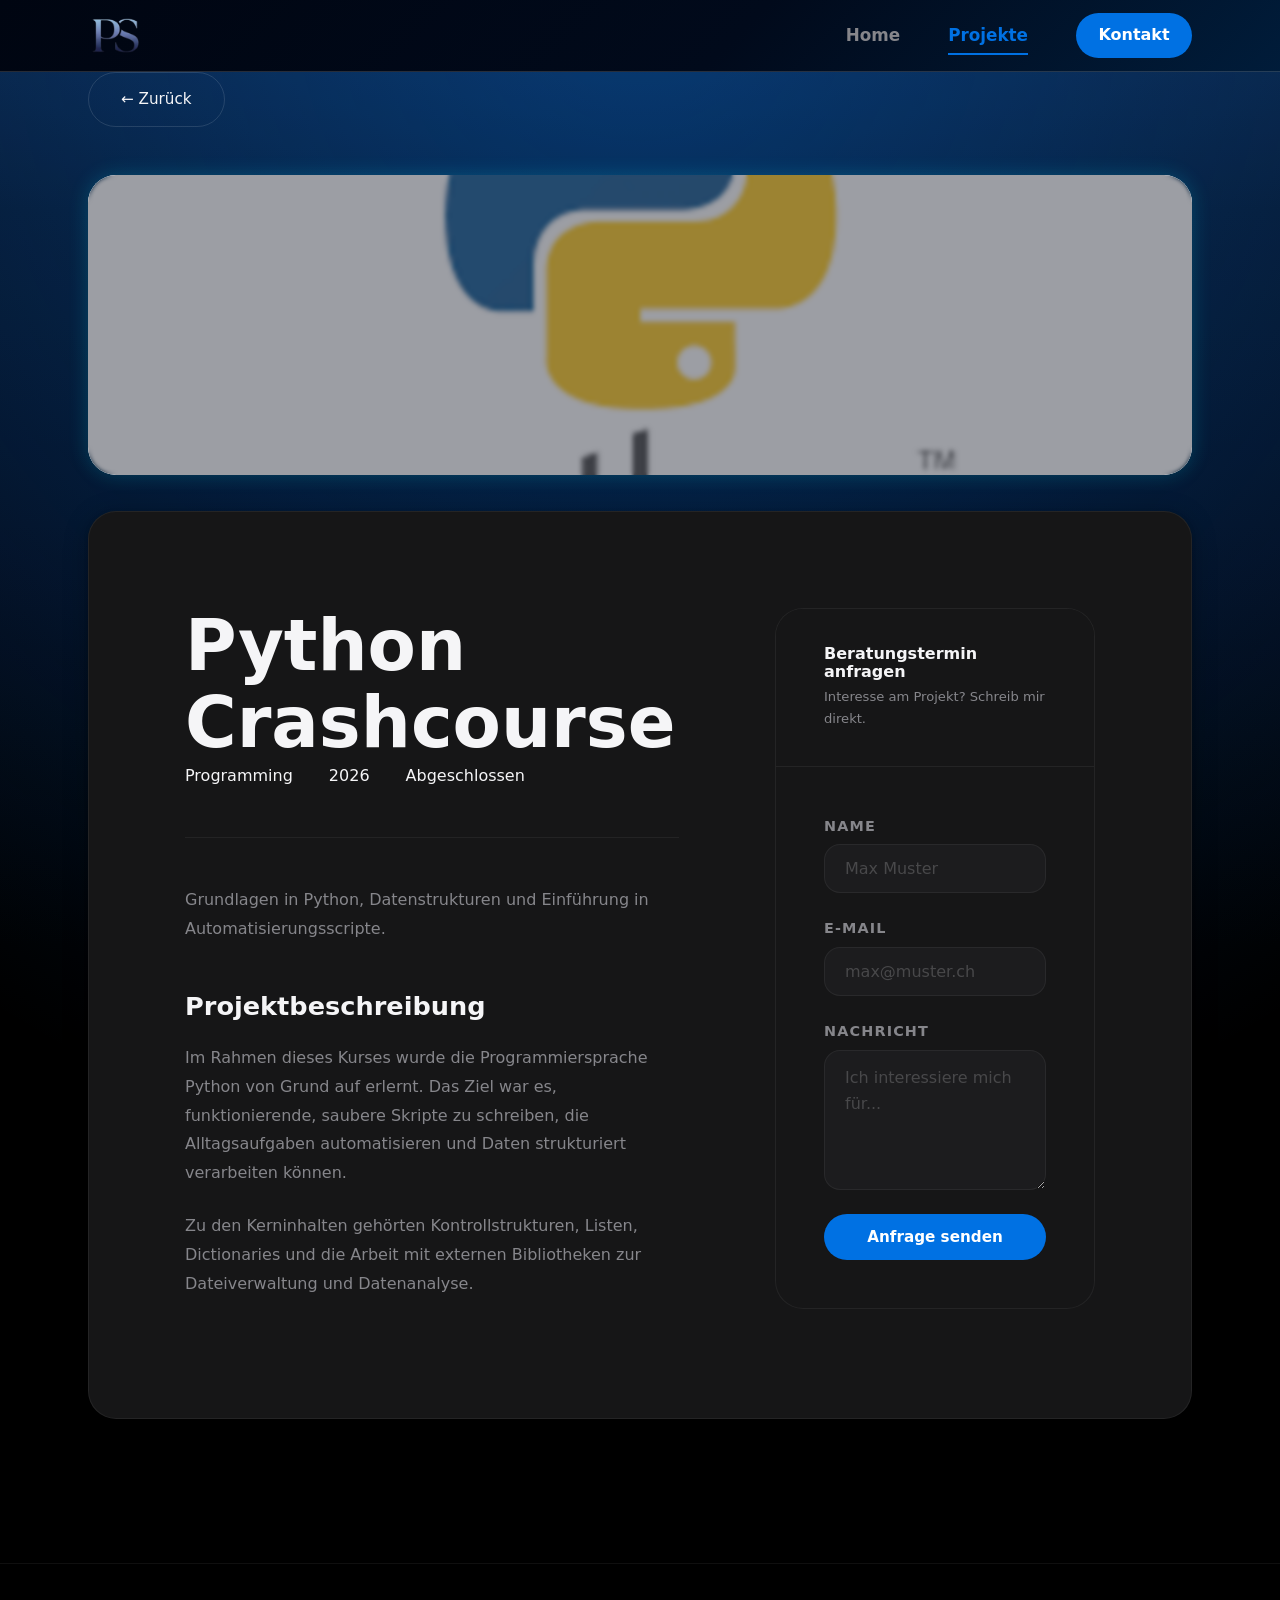
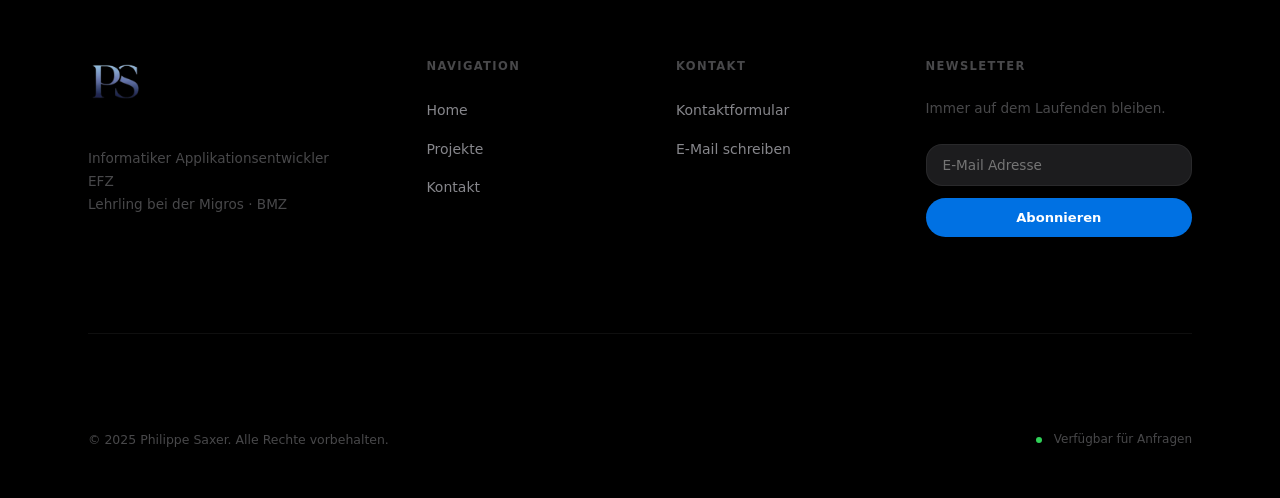
<file: projekt-python.html>
<!DOCTYPE html>
<html lang="de">
<head>
  <meta charset="UTF-8">
  <meta name="viewport" content="width=device-width, initial-scale=1.0">
  <meta name="description" content="Grundlagen in Python, Datenstrukturen und Einführung in Automatisierungsscripte.">
  <title>Python Crashcourse | Philippe Saxer</title>
  <link rel="canonical" href="https://philippesaxer.ch/projekt-python.html">
  <link rel="apple-touch-icon" sizes="180x180" href="images/logo.png">
  <link rel="preload" as="image" href="images/logo.png">
  <link rel="stylesheet" href="css/style.css">
  <link rel="stylesheet" href="css/responsive.css">
  <link rel="icon" href="images/logo.png" type="image/png">
  <!-- SEO Tags -->
  <meta name="keywords" content="Philippe Saxer, Portfolio, Informatiker, Informatiker EFZ, Informatiker Portfolio, Informatiker Applikationsentwicklung, Applikationsentwickler, Migros, BMZ">
  <meta name="author" content="Philippe Saxer">
  <meta name="robots" content="index, follow">
  <meta name="theme-color" content="#0a0a0a">

  <!-- Open Graph / Social Media -->
  <meta property="og:type" content="website">
  <meta property="og:title" content="Python Crashcourse | Philippe Saxer">
  <meta property="og:description" content="Grundlagen in Python, Datenstrukturen und Einführung in Automatisierungsscripte.">
  <meta property="og:url" content="https://philippesaxer.ch/">
  <meta property="og:image" content="https://philippesaxer.ch/images/logo.png">

  <!-- Twitter -->
  <meta name="twitter:card" content="summary_large_image">
  <meta name="twitter:title" content="Python Crashcourse | Philippe Saxer">
  <meta name="twitter:description" content="Grundlagen in Python, Datenstrukturen und Einführung in Automatisierungsscripte.">
  <meta name="twitter:image" content="https://philippesaxer.ch/images/logo.png">
</head>
<body style="overflow-x: hidden;">

  <!-- LOADING SCREEN -->
  <div id="page-loader">
    <img src="images/logo.png" alt="Loading..." class="loader-logo">
  </div>

  <!-- ====================================================
       HEADER
       ==================================================== -->
  <header class="site-header">
    <div class="container header-inner">
      <a href="/" class="site-logo">
        <img src="images/logo.png" alt="Philippe.dev Logo" style="height: 32px; width: auto; object-fit: contain;">
      </a>
      <nav class="site-nav">
        <a href="/"    class="nav-link">Home</a>
        <a href="projekte.html" class="nav-link active">Projekte</a>
        <a href="kontakt.html"  class="nav-cta">Kontakt</a>
      </nav>
    </div>
  </header>

  <!-- ====================================================
       MAIN
       ==================================================== -->
  <main>
    <div class="container">

      <!-- Back navigation -->
      <a href="projekte.html" class="btn-secondary" style="margin-bottom: var(--sp-xl);">← Zurück</a>

      <!-- Project hero banner -->
      <div class="project-hero-area" style="background: url('images/python.png') center/cover no-repeat; text-align: center; border-radius: var(--r-xl); position: relative; overflow: hidden; height: 300px; box-shadow: 0 0 20px rgba(0,229,255,0.2);">
        <div class="project-hero-bg" style="position: absolute; inset: 0; background: rgba(8, 14, 28, 0.4); backdrop-filter: blur(2px);"></div>
        <div class="project-hero-content" style="position: relative; z-index: 2; display: flex; align-items: center; justify-content: center; height: 100%;">
          <span class="project-hero-symbol" style="font-size: 0; color: transparent;"></span>
        </div>
      </div>

      <!-- Project content layout -->
      <div class="project-layout">

        <!-- Left: description & gallery -->
        <div class="project-body">

          <h1 class="project-title">Python Crashcourse</h1>
          <div class="project-meta-bar">
            <span class="project-cat"><span class="cat-dot" style="background: var(--cat-programming);"></span> Programming</span>
            <span class="project-date">2026</span>
            <span class="project-status status-done">Abgeschlossen</span>
          </div>
          <p class="project-lead">
            Grundlagen in Python, Datenstrukturen und Einführung in Automatisierungsscripte.
          </p>
          
          <h3>Projektbeschreibung</h3>
          <p>
            Im Rahmen dieses Kurses wurde die Programmiersprache Python von Grund auf erlernt.
            Das Ziel war es, funktionierende, saubere Skripte zu schreiben, die Alltagsaufgaben automatisieren
            und Daten strukturiert verarbeiten können.
          </p>
          <p>
            Zu den Kerninhalten gehörten Kontrollstrukturen, Listen, Dictionaries und die Arbeit
            mit externen Bibliotheken zur Dateiverwaltung und Datenanalyse.
          </p>

        </div>

        <!-- Right: consultation form -->
        <aside>
          <div class="sidebar-box">
            <div class="sidebar-box-header">
              <h4>Beratungstermin anfragen</h4>
              <p>Interesse am Projekt? Schreib mir direkt.</p>
            </div>
            <form class="sidebar-form" action="mailto:philippesaxer8@gmail.com" method="post" enctype="text/plain">
              <div class="form-group">
                <label for="consult-name" class="form-label">Name</label>
                <input type="text"  id="consult-name"  name="name"  class="form-input" placeholder="Max Muster" required>
              </div>
              <div class="form-group">
                <label for="consult-email" class="form-label">E-Mail</label>
                <input type="email" id="consult-email" name="email" class="form-input" placeholder="max@muster.ch" required>
              </div>
              <div class="form-group">
                <label for="consult-msg" class="form-label">Nachricht</label>
                <textarea id="consult-msg" name="nachricht" class="form-textarea" placeholder="Ich interessiere mich für..." required></textarea>
              </div>
              <button type="submit" class="btn-primary btn-full">Anfrage senden</button>
            </form>
          </div>
        </aside>

      </div>
      <!-- end project-layout -->

    </div>
  </main>

  <!-- ====================================================
       FOOTER
       ==================================================== -->
  <footer class="site-footer">
    <div class="container">
      <div class="footer-top">
        <div class="footer-brand">
          <a href="/" class="site-logo" style="margin-bottom: var(--sp-sm); display: inline-block;">
            <img src="images/logo.png" alt="Philippe.dev Logo" style="height: 48px; width: auto; object-fit: contain;">
          </a>
          <p>Informatiker Applikationsentwickler EFZ<br>Lehrling bei der Migros · BMZ</p>
        </div>
        <div class="footer-col">
          <h4>Navigation</h4>
          <ul class="footer-links">
            <li><a href="/"    class="footer-link">Home</a></li>
            <li><a href="projekte.html" class="footer-link">Projekte</a></li>
            <li><a href="kontakt.html"  class="footer-link">Kontakt</a></li>
          </ul>
        </div>
        <div class="footer-col">
          <h4>Kontakt</h4>
          <ul class="footer-links">
            <li><a href="kontakt.html"                       class="footer-link">Kontaktformular</a></li>
            <li><a href="mailto:philippesaxer8@gmail.com"    class="footer-link">E-Mail schreiben</a></li>
          </ul>
        </div>
        <div class="footer-col newsletter-col">
          <h4>Newsletter</h4>
          <p style="font-size: 0.85rem; color: var(--text-muted); margin-bottom: var(--sp-md);">Immer auf dem Laufenden bleiben.</p>
          <form class="footer-newsletter-form" action="mailto:philippesaxer8@gmail.com" method="post" enctype="text/plain">
            <input type="email" name="email" placeholder="E-Mail Adresse" required class="footer-newsletter-input">
            <button type="submit" class="footer-newsletter-btn">Abonnieren</button>
          </form>
        </div>
      </div>
      <div class="footer-bottom">
        <p class="footer-copy">&copy; 2025 Philippe Saxer. Alle Rechte vorbehalten.</p>
        <div class="footer-status">
          <span class="status-dot"></span>
          <span>Verfügbar für Anfragen</span>
        </div>
      </div>
    </div>
  </footer>

  <script>
    // Apple-Style Scroll Reveal Animation
    document.addEventListener("DOMContentLoaded", () => {
      const observerOptions = {
        threshold: 0.15,
        rootMargin: "0px 0px -10% 0px"
      };

      const observer = new IntersectionObserver((entries) => {
        entries.forEach(entry => {
          if (entry.isIntersecting) {
            entry.target.classList.add("reveal-active");
            observer.unobserve(entry.target);
          }
        });
      }, observerOptions);

      // Select elements to animate
      const sections = document.querySelectorAll("section:not(.hero), .project-body, .sidebar-box");
      const cards = document.querySelectorAll(".project-card, .category-card");
      
      sections.forEach((el, index) => {
        if (index % 2 === 0) {
          el.classList.add("reveal-up");
        } else {
          el.classList.add("reveal-left");
        }
        observer.observe(el);
      });

      cards.forEach((el, index) => {
        el.classList.add("reveal-up");
        el.style.transitionDelay = `${(index % 3) * 0.1}s`;
        observer.observe(el);
      });
    });

    // Hide Loading Screen
    window.addEventListener("load", () => {
      const loader = document.getElementById("page-loader");
      if (loader) {
        // Small delay so the user sees the cool pulsing effect
        setTimeout(() => {
          loader.classList.add("loader-hidden");
        }, 0);
      }
    });
  </script>
  <script src="js/wishlist.js" defer></script>
  <script src="js/main.js" defer></script>
</body>
</html>
</file>
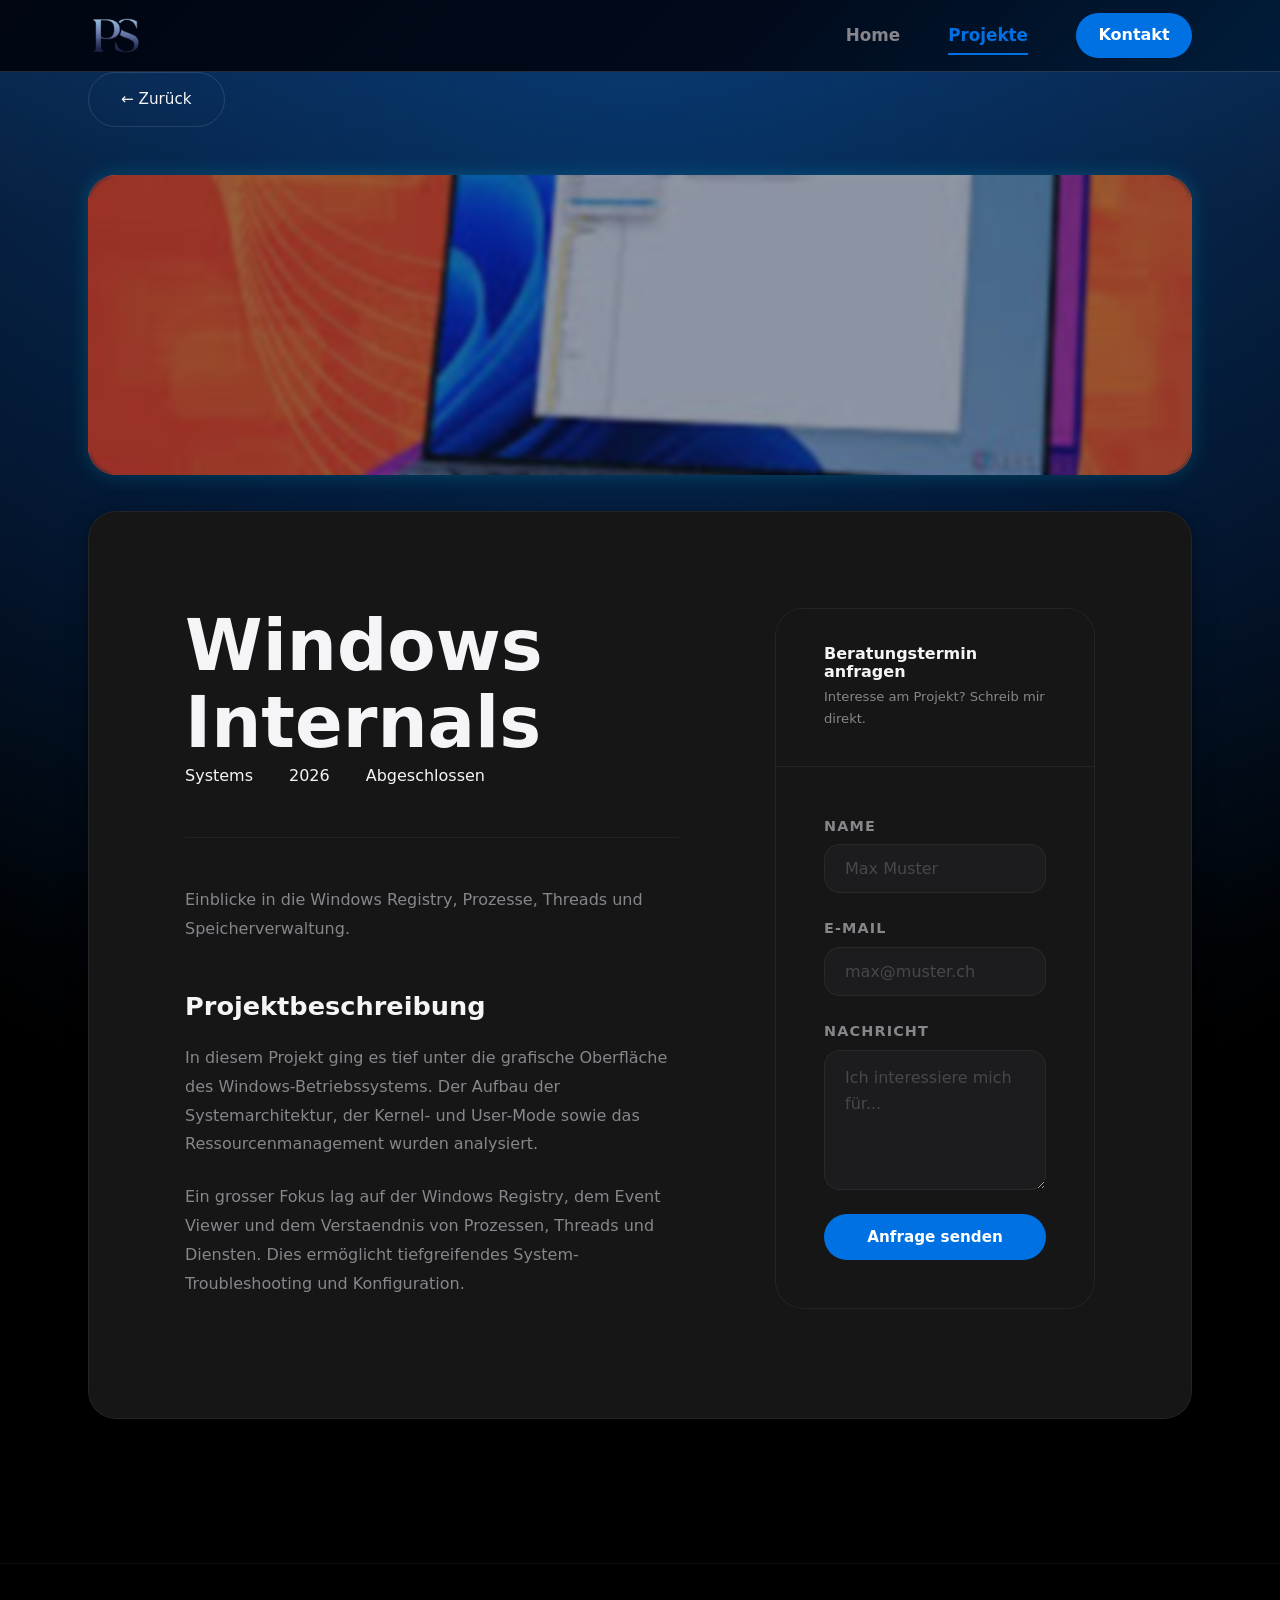
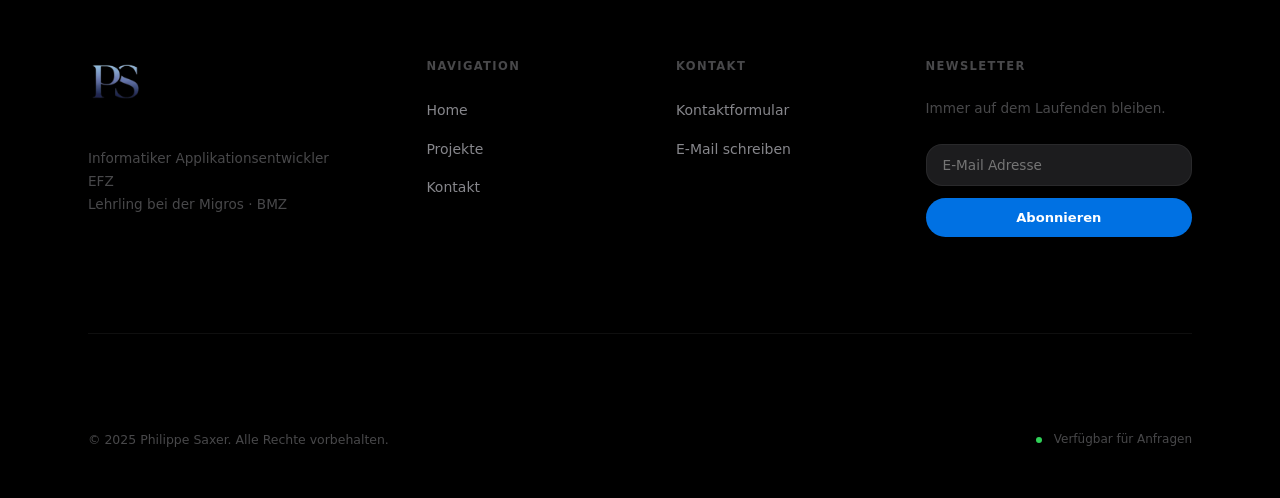
<file: projekt-windows.html>
<!doctype html>
<html lang="de">
  <head>
    <meta charset="UTF-8" />
    <meta name="viewport" content="width=device-width, initial-scale=1.0" />
    <meta
      name="description"
      content="Einblicke in die Windows Registry, Prozesse, Threads und Speicherverwaltung."
    />
    <title>Windows Internals | Philippe Saxer</title>
  <link rel="canonical" href="https://philippesaxer.ch/projekt-windows.html">
  <link rel="apple-touch-icon" sizes="180x180" href="images/logo.png">
  <link rel="preload" as="image" href="images/logo.png">
    <link rel="stylesheet" href="css/style.css" />
    <link rel="stylesheet" href="css/responsive.css" />
    <link rel="icon" href="images/logo.png" type="image/png" />
    <!-- SEO Tags -->
    <meta
      name="keywords"
      content="Philippe Saxer, Portfolio, Informatiker, Informatiker EFZ, Informatiker Portfolio, Informatiker Applikationsentwicklung, Applikationsentwickler, Migros, BMZ"
    />
    <meta name="author" content="Philippe Saxer" />
    <meta name="robots" content="index, follow" />
    <meta name="theme-color" content="#0a0a0a" />

    <!-- Open Graph / Social Media -->
    <meta property="og:type" content="website" />
    <meta property="og:title" content="Windows Internals | Philippe Saxer" />
    <meta
      property="og:description"
      content="Einblicke in die Windows Registry, Prozesse, Threads und Speicherverwaltung."
    />
    <meta property="og:url" content="https://philippesaxer.ch/" />
    <meta
      property="og:image"
      content="https://philippesaxer.ch/images/logo.png"
    />

    <!-- Twitter -->
    <meta name="twitter:card" content="summary_large_image" />
    <meta name="twitter:title" content="Windows Internals | Philippe Saxer" />
    <meta
      name="twitter:description"
      content="Einblicke in die Windows Registry, Prozesse, Threads und Speicherverwaltung."
    />
    <meta
      name="twitter:image"
      content="https://philippesaxer.ch/images/logo.png"
    />
  </head>
  <body style="overflow-x: hidden">
    <!-- LOADING SCREEN -->
    <div id="page-loader">
      <img src="images/logo.png" alt="Loading..." class="loader-logo" />
    </div>

    <!-- ====================================================
       HEADER
       ==================================================== -->
    <header class="site-header">
      <div class="container header-inner">
        <a href="/" class="site-logo">
          <img
            src="images/logo.png"
            alt="Philippe.dev Logo"
            style="height: 32px; width: auto; object-fit: contain"
          />
        </a>
        <nav class="site-nav">
          <a href="/" class="nav-link">Home</a>
          <a href="projekte.html" class="nav-link active">Projekte</a>
          <a href="kontakt.html" class="nav-cta">Kontakt</a>
        </nav>
      </div>
    </header>

    <!-- ====================================================
       MAIN
       ==================================================== -->
    <main>
      <div class="container">
        <!-- Back navigation -->
        <a href="projekte.html" class="btn-secondary" style="margin-bottom: var(--sp-xl);">← Zurück</a>

        <!-- Project hero banner -->
        <div
          class="project-hero-area"
          style="
            background: url(&quot;images/windowsregistery.png&quot;)
              center/cover no-repeat;
            text-align: center;
            border-radius: var(--r-xl);
            position: relative;
            overflow: hidden;
            height: 300px;
            box-shadow: 0 0 20px rgba(0, 229, 255, 0.2);
          "
        >
          <div
            class="project-hero-bg"
            style="
              position: absolute;
              inset: 0;
              background: rgba(8, 14, 28, 0.4);
              backdrop-filter: blur(2px);
            "
          ></div>
          <div
            class="project-hero-content"
            style="
              position: relative;
              z-index: 2;
              display: flex;
              align-items: center;
              justify-content: center;
              height: 100%;
            "
          >
            <span
              class="project-hero-symbol"
              style="font-size: 0; color: transparent"
            ></span>
          </div>
        </div>

        <!-- Project content layout -->
        <div class="project-layout">
          <!-- Left: description & gallery -->
          <div class="project-body">
            <h1 class="project-title">Windows Internals</h1>
            <div class="project-meta-bar">
              <span class="project-cat"
                ><span
                  class="cat-dot"
                  style="background: var(--cat-systems)"
                ></span>
                Systems</span
              >
              <span class="project-date">2026</span>
              <span class="project-status status-done">Abgeschlossen</span>
            </div>
            <p class="project-lead">
              Einblicke in die Windows Registry, Prozesse, Threads und
              Speicherverwaltung.
            </p>

            <h3>Projektbeschreibung</h3>
            <p>
              In diesem Projekt ging es tief unter die grafische Oberfläche des
              Windows-Betriebssystems. Der Aufbau der Systemarchitektur, der
              Kernel- und User-Mode sowie das Ressourcenmanagement wurden
              analysiert.
            </p>
            <p>
              Ein grosser Fokus lag auf der Windows Registry, dem Event Viewer
              und dem Verstaendnis von Prozessen, Threads und Diensten. Dies
              ermöglicht tiefgreifendes System-Troubleshooting und
              Konfiguration.
            </p>
          </div>

          <!-- Right: consultation form -->
          <aside>
            <div class="sidebar-box">
              <div class="sidebar-box-header">
                <h4>Beratungstermin anfragen</h4>
                <p>Interesse am Projekt? Schreib mir direkt.</p>
              </div>
              <form
                class="sidebar-form"
                action="mailto:philippesaxer8@gmail.com"
                method="post"
                enctype="text/plain"
              >
                <div class="form-group">
                  <label for="consult-name" class="form-label">Name</label>
                  <input
                    type="text"
                    id="consult-name"
                    name="name"
                    class="form-input"
                    placeholder="Max Muster"
                    required
                  />
                </div>
                <div class="form-group">
                  <label for="consult-email" class="form-label">E-Mail</label>
                  <input
                    type="email"
                    id="consult-email"
                    name="email"
                    class="form-input"
                    placeholder="max@muster.ch"
                    required
                  />
                </div>
                <div class="form-group">
                  <label for="consult-msg" class="form-label">Nachricht</label>
                  <textarea
                    id="consult-msg"
                    name="nachricht"
                    class="form-textarea"
                    placeholder="Ich interessiere mich für..."
                    required
                  ></textarea>
                </div>
                <button type="submit" class="btn-primary btn-full">
                  Anfrage senden
                </button>
              </form>
            </div>
          </aside>
        </div>
        <!-- end project-layout -->
      </div>
    </main>

    <!-- ====================================================
       FOOTER
       ==================================================== -->
    <footer class="site-footer">
      <div class="container">
        <div class="footer-top">
          <div class="footer-brand">
            <a
              href="/"
              class="site-logo"
              style="margin-bottom: var(--sp-sm); display: inline-block"
            >
              <img
                src="images/logo.png"
                alt="Philippe.dev Logo"
                style="height: 48px; width: auto; object-fit: contain"
              />
            </a>
            <p>
              Informatiker Applikationsentwickler EFZ<br />Lehrling bei der
              Migros · BMZ
            </p>
          </div>
          <div class="footer-col">
            <h4>Navigation</h4>
            <ul class="footer-links">
              <li><a href="/" class="footer-link">Home</a></li>
              <li><a href="projekte.html" class="footer-link">Projekte</a></li>
              <li><a href="kontakt.html" class="footer-link">Kontakt</a></li>
            </ul>
          </div>
          <div class="footer-col">
            <h4>Kontakt</h4>
            <ul class="footer-links">
              <li>
                <a href="kontakt.html" class="footer-link">Kontaktformular</a>
              </li>
              <li>
                <a href="mailto:philippesaxer8@gmail.com" class="footer-link"
                  >E-Mail schreiben</a
                >
              </li>
            </ul>
          </div>
          <div class="footer-col newsletter-col">
            <h4>Newsletter</h4>
            <p
              style="
                font-size: 0.85rem;
                color: var(--text-muted);
                margin-bottom: var(--sp-md);
              "
            >
              Immer auf dem Laufenden bleiben.
            </p>
            <form
              class="footer-newsletter-form"
              action="mailto:philippesaxer8@gmail.com"
              method="post"
              enctype="text/plain"
            >
              <input
                type="email"
                name="email"
                placeholder="E-Mail Adresse"
                required
                class="footer-newsletter-input"
              />
              <button type="submit" class="footer-newsletter-btn">
                Abonnieren
              </button>
            </form>
          </div>
        </div>
        <div class="footer-bottom">
          <p class="footer-copy">
            &copy; 2025 Philippe Saxer. Alle Rechte vorbehalten.
          </p>
          <div class="footer-status">
            <span class="status-dot"></span>
            <span>Verfügbar für Anfragen</span>
          </div>
        </div>
      </div>
    </footer>

    <script>
      // Apple-Style Scroll Reveal Animation
      document.addEventListener("DOMContentLoaded", () => {
        const observerOptions = {
          threshold: 0.15,
          rootMargin: "0px 0px -10% 0px",
        };

        const observer = new IntersectionObserver((entries) => {
          entries.forEach((entry) => {
            if (entry.isIntersecting) {
              entry.target.classList.add("reveal-active");
            } else {
              entry.target.classList.remove("reveal-active");
            }
          });
        }, observerOptions);

        // Select elements to animate
        const sections = document.querySelectorAll(
          "section:not(.hero), .project-body, .sidebar-box",
        );
        const cards = document.querySelectorAll(
          ".project-card, .category-card",
        );

        sections.forEach((el, index) => {
          if (index % 2 === 0) {
            el.classList.add("reveal-up");
          } else {
            el.classList.add("reveal-left");
          }
          observer.observe(el);
        });

        cards.forEach((el, index) => {
          el.classList.add("reveal-up");
          el.style.transitionDelay = `${(index % 3) * 0.1}s`;
          observer.observe(el);
        });
      });

      // Hide Loading Screen
      window.addEventListener("load", () => {
        const loader = document.getElementById("page-loader");
        if (loader) {
          // Small delay so the user sees the cool pulsing effect
          setTimeout(() => {
            loader.classList.add("loader-hidden");
          }, 500);
        }
      });
    </script>
    <script src="js/wishlist.js" defer></script>
    <script src="js/main.js" defer></script>
  </body>
</html>
</file>
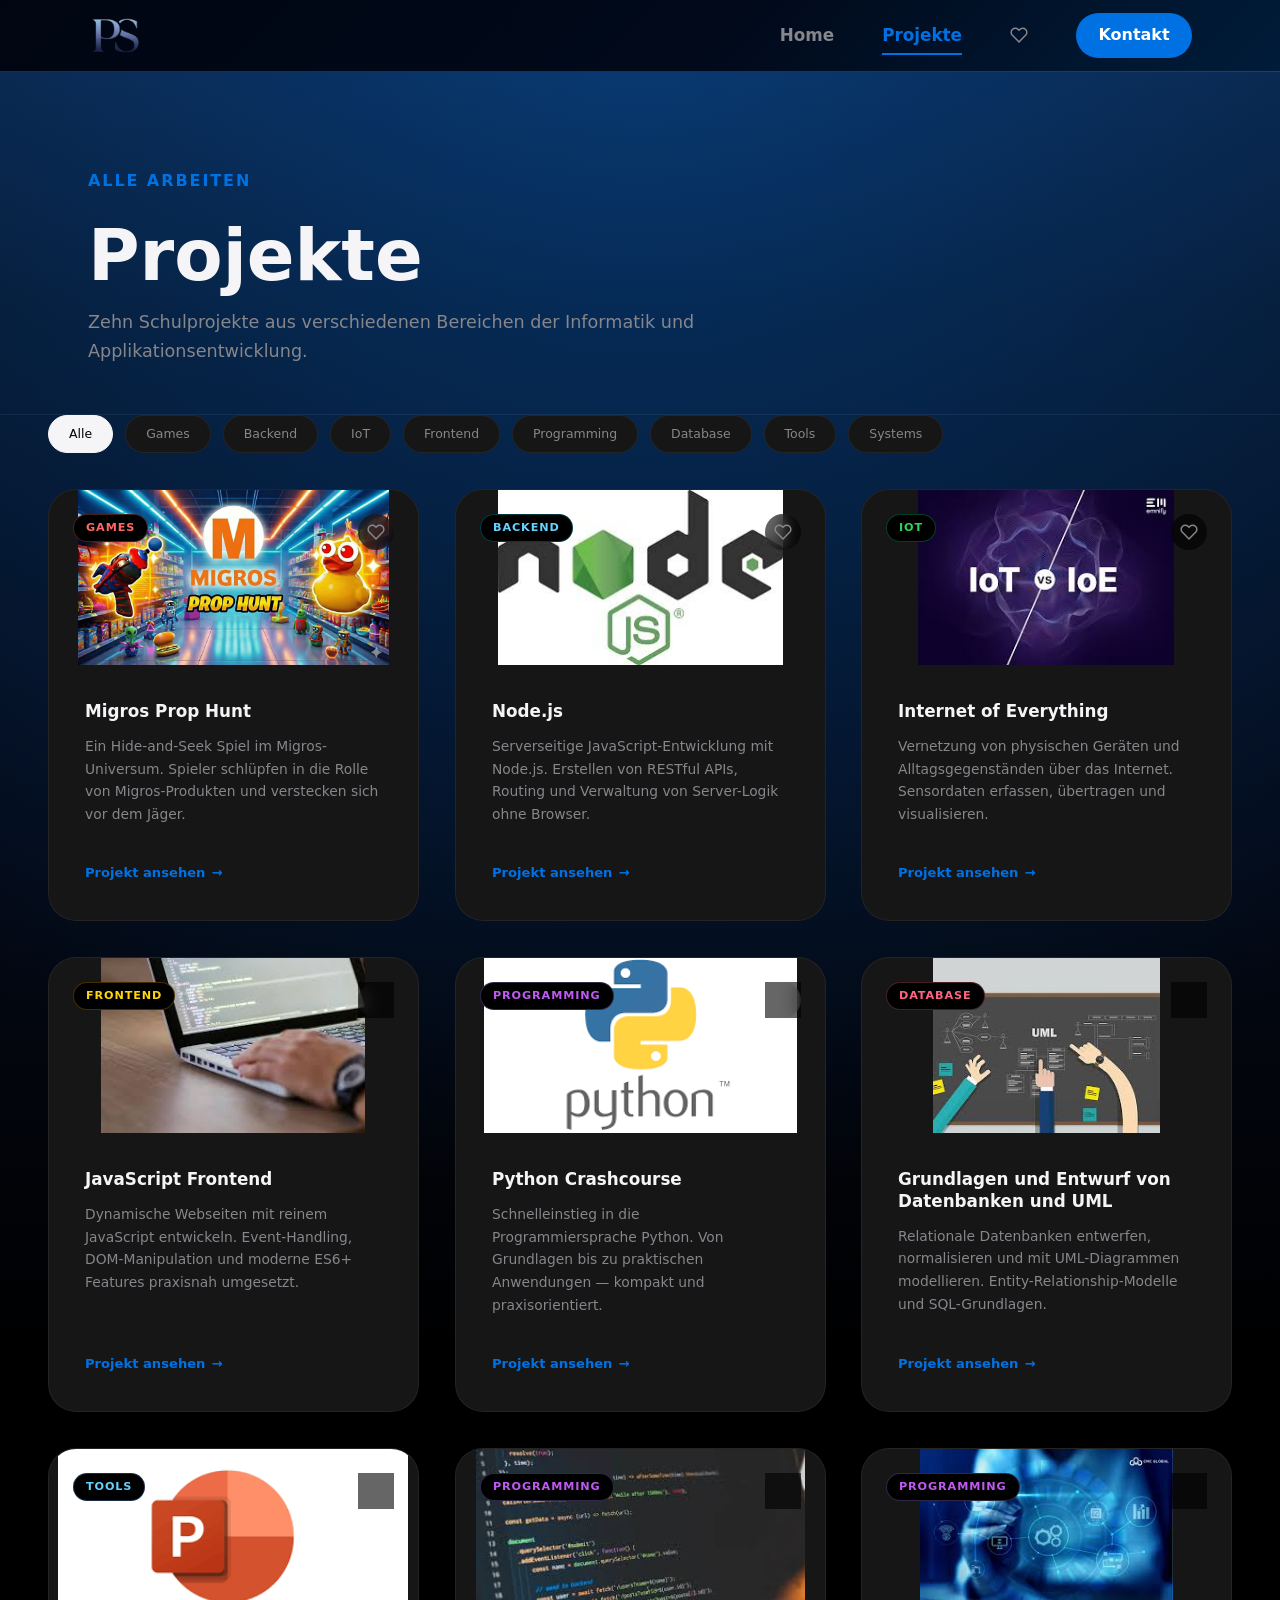
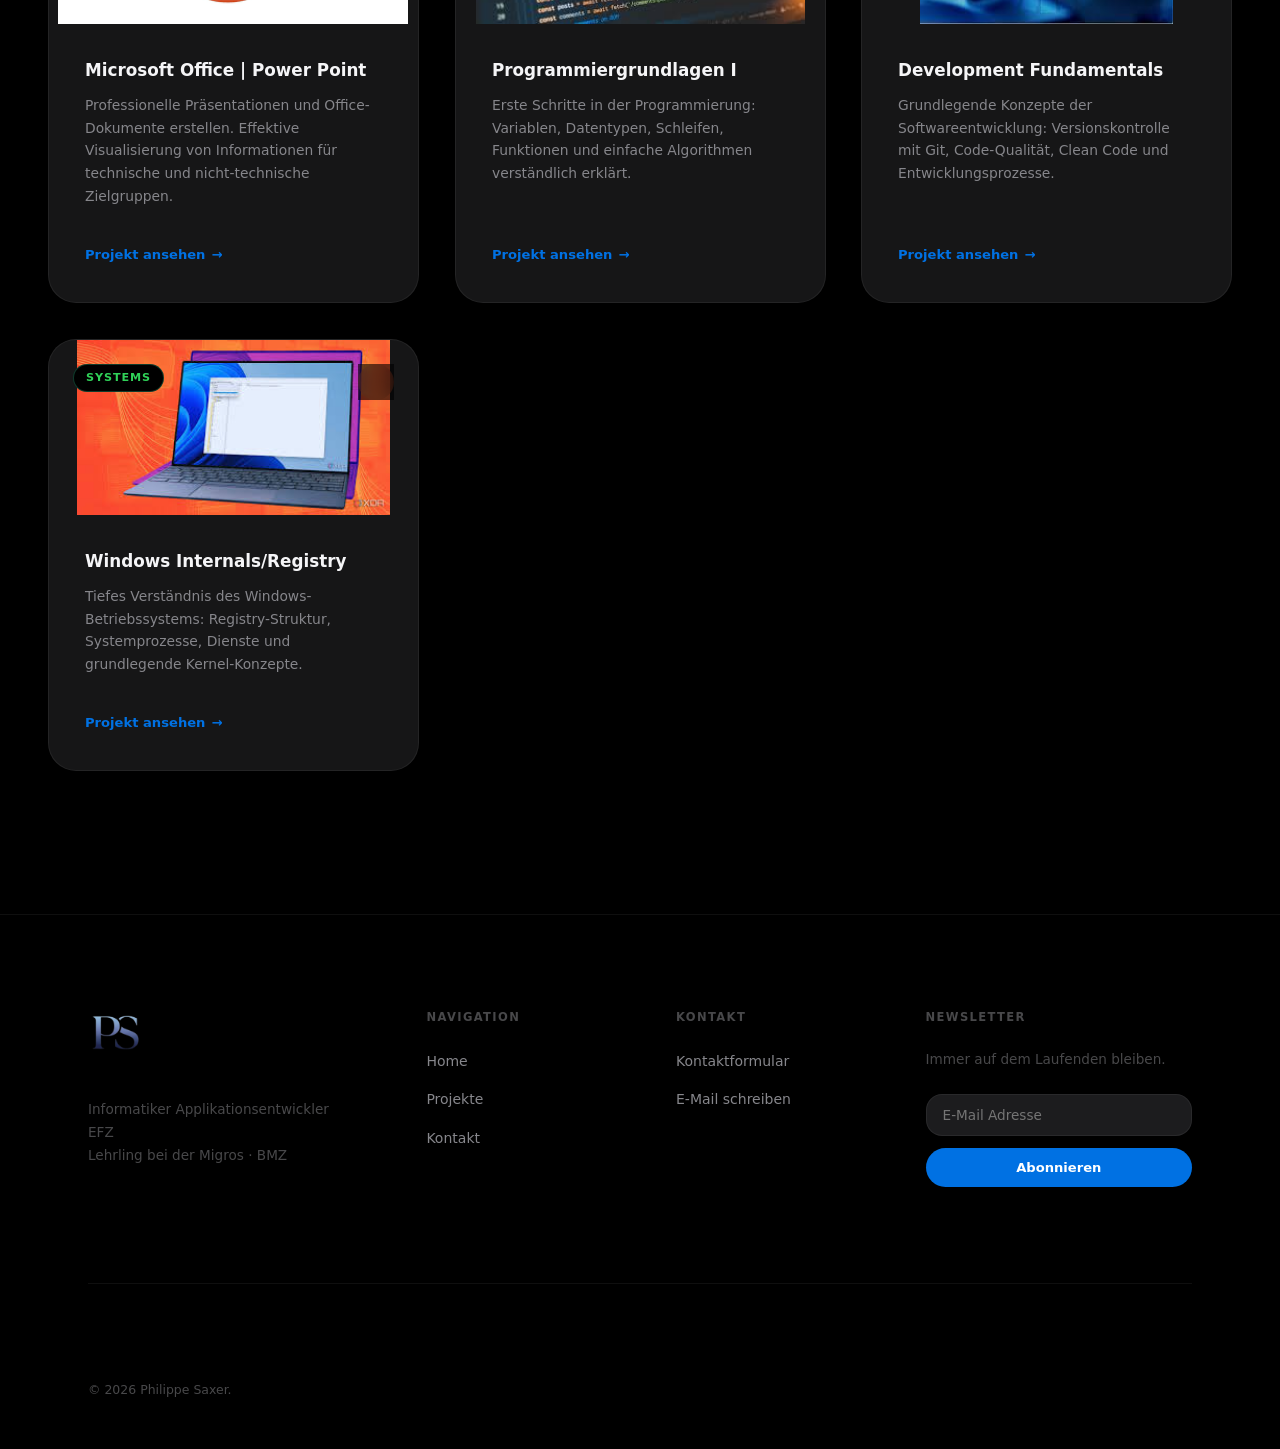
<file: projekte.html>
<!DOCTYPE html>
<html lang="de">
<head>
  <meta charset="UTF-8">
  <meta name="viewport" content="width=device-width, initial-scale=1.0">
  <meta name="description" content="Portfolio von Philippe Saxer — Informatiker Applikationsentwickler EFZ Lehrling bei der Migros.">
  <title>Projekte | Philippe Saxer</title>
  <link rel="canonical" href="https://philippesaxer.ch/projekte.html">
  <link rel="apple-touch-icon" sizes="180x180" href="images/logo.png">
  <link rel="preload" as="image" href="images/logo.png">
  <link rel="stylesheet" href="css/style.css">
  <link rel="stylesheet" href="css/responsive.css">
  <link rel="icon" href="images/logo.png" type="image/png">
  <!-- SEO Tags -->
  <meta name="keywords" content="Philippe Saxer, Portfolio, Informatiker, Informatiker EFZ, Informatiker Portfolio, Informatiker Applikationsentwicklung, Applikationsentwickler, Migros, BMZ">
  <meta name="author" content="Philippe Saxer">
  <meta name="robots" content="index, follow">
  <meta name="theme-color" content="#0a0a0a">

  <!-- Open Graph / Social Media -->
  <meta property="og:type" content="website">
  <meta property="og:title" content="Projekte | Philippe Saxer">
  <meta property="og:description" content="Portfolio von Philippe Saxer — Informatiker Applikationsentwickler EFZ Lehrling bei der Migros.">
  <meta property="og:url" content="https://philippesaxer.ch/">
  <meta property="og:image" content="https://philippesaxer.ch/images/logo.png">

  <!-- Twitter -->
  <meta name="twitter:card" content="summary_large_image">
  <meta name="twitter:title" content="Projekte | Philippe Saxer">
  <meta name="twitter:description" content="Portfolio von Philippe Saxer — Informatiker Applikationsentwickler EFZ Lehrling bei der Migros.">
  <meta name="twitter:image" content="https://philippesaxer.ch/images/logo.png">
</head>
<body style="overflow-x: hidden;">

  <!-- LOADING SCREEN -->
  <div id="page-loader">
    <img src="images/logo.png" alt="Loading..." class="loader-logo">
  </div>

  <!-- ====================================================
       HEADER
       ==================================================== -->
  <header class="site-header">
    <div class="container header-inner">
      <a href="/" class="site-logo">
        <img src="images/logo.png" alt="Philippe.dev Logo" style="height: 32px; width: auto; object-fit: contain;">
      </a>
      <nav class="site-nav">
        <a href="/"    class="nav-link">Home</a>
        <a href="projekte.html" class="nav-link active">Projekte</a>
        <a href="projekte.html?filter=merkliste" class="nav-wishlist" id="navWishlist" title="Merkliste">
          <svg viewBox="0 0 24 24" fill="none" xmlns="http://www.w3.org/2000/svg">
            <path class="heart-outline" d="M20.84 4.61a5.5 5.5 0 0 0-7.78 0L12 5.67l-1.06-1.06a5.5 5.5 0 0 0-7.78 7.78l1.06 1.06L12 21.23l7.78-7.78 1.06-1.06a5.5 5.5 0 0 0 0-7.78z"/>
          </svg>
          <span class="wishlist-count" id="wishlistCount">0</span>
        </a>
        <a href="kontakt.html"  class="nav-cta">Kontakt</a>
      </nav>
    </div>
  </header>

  <!-- ====================================================
       MAIN
       ==================================================== -->
  <main>

    <!--
      FILTER SYSTEM (CSS-only via radio button hack)
      All radio inputs MUST be direct siblings of
      .filter-bar-wrap and .grid-wrap so the ~ selector works.
    -->
    <!-- MERKLISTE SECTION -->
    <section class="merkliste-section" id="merklisteSection" style="display: none;">
      <div class="container">
        <div class="section-header" style="display: flex; align-items: center; justify-content: space-between; flex-wrap: wrap; gap: var(--sp-md);">
          <div>
            <span class="section-label">Deine Favoriten</span>
            <h2 class="section-title">Merkliste</h2>
          </div>
          <button class="merkliste-clear-btn" id="clearMerkliste" title="Merkliste leeren">
            ✕ Alle entfernen
          </button>
        </div>
        <div class="merkliste-grid" id="merklisteGrid">
          <!-- Dynamically populated by JS -->
        </div>
      </div>
    </section>

    <section>

      <!-- 1 · Page header (outside filter scope) -->
      <div class="page-hero">
        <div class="container">
          <span class="section-label">Alle Arbeiten</span>
          <h1>Projekte</h1>
          <p>Zehn Schulprojekte aus verschiedenen Bereichen der Informatik und Applikationsentwicklung.</p>
        </div>
      </div>

      <!-- 2 · Hidden radio inputs (direct children of section) -->
      <input type="radio" id="filter-all"         name="category-filter" class="filter-radio" checked>
      <input type="radio" id="filter-games"        name="category-filter" class="filter-radio">
      <input type="radio" id="filter-backend"      name="category-filter" class="filter-radio">
      <input type="radio" id="filter-iot"          name="category-filter" class="filter-radio">
      <input type="radio" id="filter-frontend"     name="category-filter" class="filter-radio">
      <input type="radio" id="filter-programming"  name="category-filter" class="filter-radio">
      <input type="radio" id="filter-database"     name="category-filter" class="filter-radio">
      <input type="radio" id="filter-tools"        name="category-filter" class="filter-radio">
      <input type="radio" id="filter-systems"      name="category-filter" class="filter-radio">

      <!-- 3 · Filter bar (direct child of section → sibling of radios) -->
      <div class="filter-bar-wrap">
        <div class="filter-bar">
          <label for="filter-all"         class="filter-btn">Alle</label>
          <label for="filter-games"       class="filter-btn">Games</label>
          <label for="filter-backend"     class="filter-btn">Backend</label>
          <label for="filter-iot"         class="filter-btn">IoT</label>
          <label for="filter-frontend"    class="filter-btn">Frontend</label>
          <label for="filter-programming" class="filter-btn">Programming</label>
          <label for="filter-database"    class="filter-btn">Database</label>
          <label for="filter-tools"       class="filter-btn">Tools</label>
          <label for="filter-systems"     class="filter-btn">Systems</label>
        </div>
      </div>

      <!-- 4 · Projects grid (direct child of section → sibling of radios) -->
      <div class="grid-wrap">
        <div class="projects-grid">

          <!-- 01 · Migros Prop Hunt — Games -->
          <article class="project-card cat-games" data-project-id="migrosprophunt" data-project-title="Migros Prop Hunt" data-project-img="images/migrosprophunt.png" data-project-cat="Games" data-project-href="projekt-migrosprophunt.html">
            <a href="projekt-migrosprophunt.html" class="card-link-layer" aria-label="Migros Prop Hunt ansehen"></a>
            <div class="card-thumb">
              <img src="images/migrosprophunt.png" alt="Migros Prop Hunt" class="card-thumb-img" width="800" height="450" loading="lazy">
              <span class="card-badge">Games</span>
              <button class="wishlist-btn" data-project="migrosprophunt" aria-label="Zur Merkliste hinzufügen">
                <svg viewBox="0 0 24 24" fill="none" xmlns="http://www.w3.org/2000/svg">
                  <path class="heart-outline" d="M20.84 4.61a5.5 5.5 0 0 0-7.78 0L12 5.67l-1.06-1.06a5.5 5.5 0 0 0-7.78 7.78l1.06 1.06L12 21.23l7.78-7.78 1.06-1.06a5.5 5.5 0 0 0 0-7.78z"/>
                </svg>
              </button>
            </div>
            <div class="card-body">
              <h3 class="card-title">Migros Prop Hunt</h3>
              <p class="card-desc">Ein Hide-and-Seek Spiel im Migros-Universum. Spieler schlüpfen in die Rolle von Migros-Produkten und verstecken sich vor dem Jäger.</p>
              <a href="projekt-migrosprophunt.html" class="card-link">Projekt ansehen</a>
            </div>
          </article>

          <!-- 02 · Node.js API Development — Backend -->
          <article class="project-card cat-backend" data-project-id="nodejs" data-project-title="Node.js" data-project-img="images/nodejs.png" data-project-cat="Backend" data-project-href="projekt-nodejs.html">
            <a href="projekt-nodejs.html" class="card-link-layer" aria-label="Node.js Projekt ansehen"></a>
            <div class="card-thumb">
              <img src="images/nodejs.png" alt="Node.js" class="card-thumb-img" width="800" height="450" loading="lazy">
              <span class="card-badge">Backend</span>
              <button class="wishlist-btn" data-project="nodejs" aria-label="Zur Merkliste hinzufügen">
                <svg viewBox="0 0 24 24" fill="none" xmlns="http://www.w3.org/2000/svg">
                  <path class="heart-outline" d="M20.84 4.61a5.5 5.5 0 0 0-7.78 0L12 5.67l-1.06-1.06a5.5 5.5 0 0 0-7.78 7.78l1.06 1.06L12 21.23l7.78-7.78 1.06-1.06a5.5 5.5 0 0 0 0-7.78z"/>
                </svg>
              </button>
            </div>
            <div class="card-body">
              <h3 class="card-title">Node.js</h3>
              <p class="card-desc">Serverseitige JavaScript-Entwicklung mit Node.js. Erstellen von RESTful APIs, Routing und Verwaltung von Server-Logik ohne Browser.</p>
              <a href="projekt-nodejs.html" class="card-link">Projekt ansehen</a>
            </div>
          </article>

          <!-- 03 · Internet of Everything — IoT -->
          <article class="project-card cat-iot" data-project-id="iot" data-project-title="Internet of Everything" data-project-img="images/iotioe.png" data-project-cat="IoT" data-project-href="projekt-iot.html">
            <a href="projekt-iot.html" class="card-link-layer" aria-label="Internet of Everything ansehen"></a>
            <div class="card-thumb">
              <img src="images/iotioe.png" alt="Internet of Everything" class="card-thumb-img" width="800" height="450" loading="lazy">
              <span class="card-badge">IoT</span>
              <button class="wishlist-btn" data-project="iot" aria-label="Zur Merkliste hinzufügen">
                <svg viewBox="0 0 24 24" fill="none" xmlns="http://www.w3.org/2000/svg">
                  <path class="heart-outline" d="M20.84 4.61a5.5 5.5 0 0 0-7.78 0L12 5.67l-1.06-1.06a5.5 5.5 0 0 0-7.78 7.78l1.06 1.06L12 21.23l7.78-7.78 1.06-1.06a5.5 5.5 0 0 0 0-7.78z"/>
                </svg>
              </button>
            </div>
            <div class="card-body">
              <h3 class="card-title">Internet of Everything</h3>
              <p class="card-desc">Vernetzung von physischen Geräten und Alltagsgegenständen über das Internet. Sensordaten erfassen, übertragen und visualisieren.</p>
              <a href="projekt-iot.html" class="card-link">Projekt ansehen</a>
            </div>
          </article>

          <!-- 04 · JavaScript Frontend — Frontend -->
          <article class="project-card cat-frontend" data-project-id="frontend" data-project-title="JavaScript Frontend" data-project-img="images/programmiergrundlagen2.png" data-project-cat="Frontend" data-project-href="projekt-frontend.html">
            <a href="projekt-frontend.html" class="card-link-layer" aria-label="JavaScript Frontend ansehen"></a>
            <div class="card-thumb">
              <img src="images/programmiergrundlagen2.png" alt="JavaScript Frontend" class="card-thumb-img" width="800" height="450" loading="lazy">
              <span class="card-badge">Frontend</span>
              <button class="wishlist-btn" data-project="frontend" aria-label="Zur Merkliste hinzufügen">
                <svg viewBox="0 0 24 24" fill="none" xmlns="http://www.w3.org/2000/svg">
                  <path class="heart-outline" d="M20.84 4.61a5.5 5.5 0 0 0-7.78 0L12 5.67l-1.06-1.06a5.5 5.5 0 0 0-7.78 7.78l1.06 1.06L12 21.23l7.78-7.78 1.06-1.06a5.5 5.5 0 0 0 0-7.78z"/>
                </svg>
              </button>
            </div>
            <div class="card-body">
              <h3 class="card-title">JavaScript Frontend</h3>
              <p class="card-desc">Dynamische Webseiten mit reinem JavaScript entwickeln. Event-Handling, DOM-Manipulation und moderne ES6+ Features praxisnah umgesetzt.</p>
              <a href="projekt-frontend.html" class="card-link">Projekt ansehen</a>
            </div>
          </article>

          <!-- 05 · Python Crashcourse — Programming -->
          <article class="project-card cat-programming" data-project-id="python" data-project-title="Python Crashcourse" data-project-img="images/python.png" data-project-cat="Programming" data-project-href="projekt-python.html">
            <a href="projekt-python.html" class="card-link-layer" aria-label="Python Projekt ansehen"></a>
            <div class="card-thumb">
              <img src="images/python.png" alt="Python Crashcourse" class="card-thumb-img" width="800" height="450" loading="lazy">
              <span class="card-badge">Programming</span>
              <button class="wishlist-btn" data-project="python" aria-label="Zur Merkliste hinzufügen">
                <svg viewBox="0 0 24 24" fill="none" xmlns="http://www.w3.org/2000/svg">
                  <path class="heart-outline" d="M20.84 4.61a5.5 5.5 0 0 0-7.78 0L12 5.67l-1.06-1.06a5.5 5.5 0 0 0-7.78 7.78l1.06 1.06L12 21.23l7.78-7.78 1.06-1.06a5.5 5.5 0 0 0 0-7.78z"/>
                </svg>
              </button>
            </div>
            <div class="card-body">
              <h3 class="card-title">Python Crashcourse</h3>
              <p class="card-desc">Schnelleinstieg in die Programmiersprache Python. Von Grundlagen bis zu praktischen Anwendungen — kompakt und praxisorientiert.</p>
              <a href="projekt-python.html" class="card-link">Projekt ansehen</a>
            </div>
          </article>

          <!-- 06 · Datenbanken und UML — Database -->
          <article class="project-card cat-database" data-project-id="database" data-project-title="Datenbanken & UML" data-project-img="images/uml.png" data-project-cat="Database" data-project-href="projekt-database.html">
            <a href="projekt-database.html" class="card-link-layer" aria-label="Datenbanken Projekt ansehen"></a>
            <div class="card-thumb">
              <img src="images/uml.png" alt="Datenbanken und UML" class="card-thumb-img" width="800" height="450" loading="lazy">
              <span class="card-badge">Database</span>
              <button class="wishlist-btn" data-project="database" aria-label="Zur Merkliste hinzufügen">
                <svg viewBox="0 0 24 24" fill="none" xmlns="http://www.w3.org/2000/svg">
                  <path class="heart-outline" d="M20.84 4.61a5.5 5.5 0 0 0-7.78 0L12 5.67l-1.06-1.06a5.5 5.5 0 0 0-7.78 7.78l1.06 1.06L12 21.23l7.78-7.78 1.06-1.06a5.5 5.5 0 0 0 0-7.78z"/>
                </svg>
              </button>
            </div>
            <div class="card-body">
              <h3 class="card-title">Grundlagen und Entwurf von Datenbanken und UML</h3>
              <p class="card-desc">Relationale Datenbanken entwerfen, normalisieren und mit UML-Diagrammen modellieren. Entity-Relationship-Modelle und SQL-Grundlagen.</p>
              <a href="projekt-database.html" class="card-link">Projekt ansehen</a>
            </div>
          </article>

          <!-- 07 · Microsoft Office & Präsentationen — Tools -->
          <article class="project-card cat-tools" data-project-id="office" data-project-title="Microsoft Office" data-project-img="images/powerpoint.png" data-project-cat="Tools" data-project-href="projekt-office.html">
            <a href="projekt-office.html" class="card-link-layer" aria-label="Office Projekt ansehen"></a>
            <div class="card-thumb">
              <img src="images/powerpoint.png" alt="Microsoft Office" class="card-thumb-img" width="800" height="450" loading="lazy">
              <span class="card-badge">Tools</span>
              <button class="wishlist-btn" data-project="office" aria-label="Zur Merkliste hinzufügen">
                <svg viewBox="0 0 24 24" fill="none" xmlns="http://www.w3.org/2000/svg">
                  <path class="heart-outline" d="M20.84 4.61a5.5 5.5 0 0 0-7.78 0L12 5.67l-1.06-1.06a5.5 5.5 0 0 0-7.78 7.78l1.06 1.06L12 21.23l7.78-7.78 1.06-1.06a5.5 5.5 0 0 0 0-7.78z"/>
                </svg>
              </button>
            </div>
            <div class="card-body">
              <h3 class="card-title">Microsoft Office | Power Point</h3>
              <p class="card-desc">Professionelle Präsentationen und Office-Dokumente erstellen. Effektive Visualisierung von Informationen für technische und nicht-technische Zielgruppen.</p>
              <a href="projekt-office.html" class="card-link">Projekt ansehen</a>
            </div>
          </article>

          <!-- 08 · Programmiergrundlagen I — Programming -->
          <article class="project-card cat-programming" data-project-id="programming1" data-project-title="Programmiergrundlagen I" data-project-img="images/programmiergrundlagen.png" data-project-cat="Programming" data-project-href="projekt-programming1.html">
            <a href="projekt-programming1.html" class="card-link-layer" aria-label="Programmiergrundlagen ansehen"></a>
            <div class="card-thumb">
              <img src="images/programmiergrundlagen.png" alt="Programmiergrundlagen I" class="card-thumb-img" width="800" height="450" loading="lazy">
              <span class="card-badge">Programming</span>
              <button class="wishlist-btn" data-project="programming1" aria-label="Zur Merkliste hinzufügen">
                <svg viewBox="0 0 24 24" fill="none" xmlns="http://www.w3.org/2000/svg">
                  <path class="heart-outline" d="M20.84 4.61a5.5 5.5 0 0 0-7.78 0L12 5.67l-1.06-1.06a5.5 5.5 0 0 0-7.78 7.78l1.06 1.06L12 21.23l7.78-7.78 1.06-1.06a5.5 5.5 0 0 0 0-7.78z"/>
                </svg>
              </button>
            </div>
            <div class="card-body">
              <h3 class="card-title">Programmiergrundlagen I</h3>
              <p class="card-desc">Erste Schritte in der Programmierung: Variablen, Datentypen, Schleifen, Funktionen und einfache Algorithmen verständlich erklärt.</p>
              <a href="projekt-programming1.html" class="card-link">Projekt ansehen</a>
            </div>
          </article>

          <!-- 09 · System Development Fundamentals — Systems -->
          <article class="project-card cat-programming" data-project-id="dev-fundamentals" data-project-title="Development Fundamentals" data-project-img="images/systemdevolopment.png" data-project-cat="Programming" data-project-href="projekt-dev-fundamentals.html">
            <a href="projekt-dev-fundamentals.html" class="card-link-layer" aria-label="System Development ansehen"></a>
            <div class="card-thumb">
              <img src="images/systemdevolopment.png" alt="Development Fundamentals" class="card-thumb-img" width="800" height="450" loading="lazy">
              <span class="card-badge">Programming</span>
              <button class="wishlist-btn" data-project="dev-fundamentals" aria-label="Zur Merkliste hinzufügen">
                <svg viewBox="0 0 24 24" fill="none" xmlns="http://www.w3.org/2000/svg">
                  <path class="heart-outline" d="M20.84 4.61a5.5 5.5 0 0 0-7.78 0L12 5.67l-1.06-1.06a5.5 5.5 0 0 0-7.78 7.78l1.06 1.06L12 21.23l7.78-7.78 1.06-1.06a5.5 5.5 0 0 0 0-7.78z"/>
                </svg>
              </button>
            </div>
            <div class="card-body">
              <h3 class="card-title">Development Fundamentals</h3>
              <p class="card-desc">Grundlegende Konzepte der Softwareentwicklung: Versionskontrolle mit Git, Code-Qualität, Clean Code und Entwicklungsprozesse.</p>
              <a href="projekt-dev-fundamentals.html" class="card-link">Projekt ansehen</a>
            </div>
          </article>

          <!-- 10 · Windows Internals — Systems -->
          <article class="project-card cat-systems" data-project-id="windows" data-project-title="Windows Internals" data-project-img="images/windowsregistery.png" data-project-cat="Systems" data-project-href="projekt-windows.html">
            <a href="projekt-windows.html" class="card-link-layer" aria-label="Windows Internals ansehen"></a>
            <div class="card-thumb">
              <img src="images/windowsregistery.png" alt="Windows Internals" class="card-thumb-img" width="800" height="450" loading="lazy">
              <span class="card-badge">Systems</span>
              <button class="wishlist-btn" data-project="windows" aria-label="Zur Merkliste hinzufügen">
                <svg viewBox="0 0 24 24" fill="none" xmlns="http://www.w3.org/2000/svg">
                  <path class="heart-outline" d="M20.84 4.61a5.5 5.5 0 0 0-7.78 0L12 5.67l-1.06-1.06a5.5 5.5 0 0 0-7.78 7.78l1.06 1.06L12 21.23l7.78-7.78 1.06-1.06a5.5 5.5 0 0 0 0-7.78z"/>
                </svg>
              </button>
            </div>
            <div class="card-body">
              <h3 class="card-title">Windows Internals/Registry</h3>
              <p class="card-desc">Tiefes Verständnis des Windows-Betriebssystems: Registry-Struktur, Systemprozesse, Dienste und grundlegende Kernel-Konzepte.</p>
              <a href="projekt-windows.html" class="card-link">Projekt ansehen</a>
            </div>
          </article>

        </div>
      </div>
      <!-- end section -->
    </section>

  </main>

  <!-- ====================================================
       FOOTER
       ==================================================== -->
  <footer class="site-footer">
    <div class="container">
      <div class="footer-top">
        <div class="footer-brand">
          <a href="/" class="site-logo" style="margin-bottom: var(--sp-sm); display: inline-block;">
            <img src="images/logo.png" alt="Philippe.dev Logo" style="height: 48px; width: auto; object-fit: contain;">
          </a>
          <p>Informatiker Applikationsentwickler EFZ<br>Lehrling bei der Migros · BMZ</p>
        </div>
        <div class="footer-col">
          <h4>Navigation</h4>
          <ul class="footer-links">
            <li><a href="/"    class="footer-link">Home</a></li>
            <li><a href="projekte.html" class="footer-link">Projekte</a></li>
            <li><a href="kontakt.html"  class="footer-link">Kontakt</a></li>
          </ul>
        </div>
        <div class="footer-col">
          <h4>Kontakt</h4>
          <ul class="footer-links">
            <li><a href="kontakt.html"                       class="footer-link">Kontaktformular</a></li>
            <li><a href="mailto:philippesaxer8@gmail.com"    class="footer-link">E-Mail schreiben</a></li>
          </ul>
        </div>
        <div class="footer-col newsletter-col">
          <h4>Newsletter</h4>
          <p style="font-size: 0.85rem; color: var(--text-muted); margin-bottom: var(--sp-md);">Immer auf dem Laufenden bleiben.</p>
          <form class="footer-newsletter-form" action="mailto:philippesaxer8@gmail.com" method="post" enctype="text/plain">
            <input type="email" name="email" placeholder="E-Mail Adresse" required class="footer-newsletter-input">
            <button type="submit" class="footer-newsletter-btn">Abonnieren</button>
          </form>
        </div>
      </div>
      <div class="footer-bottom">
        <p class="footer-copy">&copy; 2026 Philippe Saxer.</p>
      </div>
    </div>
  </footer>

  <script>
    // Apple-Style Scroll Reveal Animation
    document.addEventListener("DOMContentLoaded", () => {
      const observerOptions = {
        threshold: 0.05,
        rootMargin: "0px 0px -5% 0px"
      };

      const observer = new IntersectionObserver((entries) => {
        entries.forEach(entry => {
          if (entry.isIntersecting) {
            entry.target.classList.add("reveal-active");
            observer.unobserve(entry.target);
          }
        });
      }, observerOptions);

      // Only animate individual cards, NOT the entire section
      // (the section is too tall and the observer never triggers on mobile)
      const cards = document.querySelectorAll(".project-card, .category-card");
      
      cards.forEach((el, index) => {
        el.classList.add("reveal-up");
        el.style.transitionDelay = `${(index % 3) * 0.1}s`;
        observer.observe(el);
      });
    });

    // Hide Loading Screen
    window.addEventListener("load", () => {
      const loader = document.getElementById("page-loader");
      if (loader) {
        setTimeout(() => {
          loader.classList.add("loader-hidden");
        }, 0);
      }
    });
    // Persistent Filter Logic
    document.addEventListener("DOMContentLoaded", () => {
      const radios = document.querySelectorAll('input[name="category-filter"]');
      
      // 1. On Load: Check URL parameters
      const urlParams = new URLSearchParams(window.location.search);
      const filterParam = urlParams.get('filter');
      
      if (filterParam) {
        const targetRadio = document.getElementById(`filter-${filterParam}`);
        if (targetRadio) {
          targetRadio.checked = true;
        }
      }

      // 2. On Change: Update URL
      radios.forEach(radio => {
        radio.addEventListener('change', (e) => {
          if (e.target.checked) {
            const filterValue = e.target.id.replace('filter-', '');
            const newUrl = new URL(window.location);
            if (filterValue === 'all') {
              newUrl.searchParams.delete('filter');
            } else {
              newUrl.searchParams.set('filter', filterValue);
            }
            window.history.replaceState({}, '', newUrl);
          }
        });
      });
    });
  </script>
  <script src="js/wishlist.js" defer></script>
  <script src="js/main.js" defer></script>
</body>
</html>
</file>
<file: css/style.css>
/* ============================================================
   PORTFOLIO — Philippe Saxer
   css/style.css
   ============================================================ */



/* ============================================================
   CSS CUSTOM PROPERTIES
   ============================================================ */

:root {
  /* Background layers — Sophisticated Dark */
  --bg-base: #000000;
  --bg-surface: #0a0a0a;
  --bg-card: #161617;
  --bg-card-hover: #1c1c1e;
  --bg-input: #1c1c1e;

  /* Accent — Apple Blue */
  --cyan: #0071E3;
  --cyan-dim: #0060C0;
  --cyan-glow: rgba(0, 113, 227, 0.18);
  --cyan-subtle: rgba(0, 113, 227, 0.08);

  /* Kept for compatibility */
  --sky-blue: #0071E3;
  --mint: #30D158;
  --white-glow: rgba(255, 255, 255, 0.06);

  /* Secondary accent */
  --amber: #FF9F0A;

  /* Text */
  --text-primary: #F5F5F7;
  --text-secondary: #86868B;
  --text-muted: #48484A;

  /* Borders — subtle white transparency */
  --border-subtle: rgba(255, 255, 255, 0.06);
  --border-default: rgba(255, 255, 255, 0.12);
  --border-strong: rgba(255, 255, 255, 0.18);

  /* Category colors — muted, sophisticated */
  --cat-games: #FF6961;
  --cat-backend: #64D2FF;
  --cat-iot: #30D158;
  --cat-frontend: #FFD60A;
  --cat-programming: #BF5AF2;
  --cat-database: #FF6482;
  --cat-tools: #64D2FF;
  --cat-systems: #30D158;

  /* Typography */
  --font-display: system-ui, -apple-system, 'Segoe UI', 'Helvetica Neue', Arial, sans-serif;
  --font-body: system-ui, -apple-system, 'Segoe UI', 'Helvetica Neue', Arial, sans-serif;
  --font-mono: 'Space Grotesk', system-ui, sans-serif;

  /* Spacing */
  --sp-xs: 0.375rem;
  --sp-sm: 0.75rem;
  --sp-md: 1.5rem;
  --sp-lg: 2.25rem;
  --sp-xl: 3rem;
  --sp-2xl: 4.5rem;
  --sp-3xl: 6rem;
  --sp-4xl: 9rem;

  /* Shape — strong rounding */
  --r-sm: 12px;
  --r-md: 16px;
  --r-lg: 24px;
  --r-xl: 28px;
  --r-pill: 980px;

  /* Shadows — soft layered, no glow */
  --shadow-md: 0 4px 24px rgba(0, 0, 0, 0.25), 0 1px 4px rgba(0, 0, 0, 0.15);
  --shadow-glow: 0 8px 40px rgba(0, 0, 0, 0.35);
  --shadow-sm: 0 2px 12px rgba(0, 0, 0, 0.18);

  /* Motion */
  --ease: cubic-bezier(0.4, 0, 0.2, 1);
  --transition-fast: 0.15s var(--ease);
  --transition: 0.3s var(--ease);

  /* Layout */
  --max-width: 1200px;
  --header-height: 72px;
}

/* ============================================================
   RESET & BASE
   ============================================================ */

*,
*::before,
*::after {
  box-sizing: border-box;
  margin: 0;
  padding: 0;
}

html {
  scroll-behavior: smooth;
  background-color: var(--bg-base);
  scrollbar-width: thin;
  scrollbar-color: var(--cyan-dim) var(--bg-base);
}

body {
  font-family: var(--font-body);
  font-size: 1rem;
  line-height: 1.65;
  color: var(--text-primary);
  background-color: transparent;
  overflow-x: hidden;
  min-height: 100vh;
  position: relative;
  /* Custom Bluish Cursor - Default Arrow */
  cursor: url("data:image/svg+xml,%3Csvg width='24' height='24' viewBox='0 0 24 24' fill='none' xmlns='http://www.w3.org/2000/svg'%3E%3Cpath d='M5.5 3.5V20.5L10.5 15.5H18.5L5.5 3.5Z' fill='%230071E3' stroke='white' stroke-width='1.5' stroke-linejoin='round'/%3E%3C/svg%3E"), auto;
}

/* Custom Bluish Cursor - Pointer for interactive elements */
@media (hover: hover) and (pointer: fine) {
  a, 
  button, 
  .btn-primary, 
  .btn-secondary, 
  .nav-link, 
  .nav-cta, 
  .project-card, 
  .category-card {
    cursor: url("data:image/svg+xml,%3Csvg width='32' height='32' viewBox='0 0 32 32' fill='none' xmlns='http://www.w3.org/2000/svg'%3E%3Cpath d='M11 11V3C11 1.89543 11.8954 1 13 1C14.1046 1 15 1.89543 15 3V12M15 12V10C15 8.89543 15.8954 8 17 8C18.1046 8 19 8.89543 19 10V12M19 12V10C19 8.89543 19.8954 8 21 8C22.1046 8 23 8.89543 23 10V12M23 12V11C23 9.89543 23.8954 9 25 9C26.1046 9 27 9.89543 27 11V18C27 21.866 23.866 25 20 25H15C11.134 25 8 21.866 8 18V12C8 12 8 11.5 10 11.5C12 11.5 12 12 12 13' stroke='%230071E3' stroke-width='2' stroke-linecap='round' stroke-linejoin='round'/%3E%3C/svg%3E"), pointer !important;
  }
}

/* ============================================================
   CUSTOM SCROLLBAR
   ============================================================ */
::-webkit-scrollbar {
  width: 16px;
  height: 16px;
}

::-webkit-scrollbar-track {
  background: var(--bg-base);
  border-left: 1px solid var(--border-subtle);
}

::-webkit-scrollbar-thumb {
  background: linear-gradient(to bottom, var(--cyan-dim), var(--cyan));
  border-radius: var(--r-pill);
  border: 4px solid var(--bg-base);
}

::-webkit-scrollbar-thumb:hover {
  background: linear-gradient(to bottom, var(--cyan), var(--cat-tools));
}

/* ============================================================
   GLOBAL BACKGROUND GRADIENT
   ============================================================ */
body::before {
  content: '';
  position: absolute;
  top: 0;
  left: 0;
  right: 0;
  bottom: 0;
  z-index: -999;
  pointer-events: none;
  background:
    radial-gradient(circle at 50% 0%, rgba(0, 113, 227, 0.35) 0%, transparent 1200px),
    linear-gradient(to bottom, #0d1f3c 0%, #071224 10%, #040a18 25%, #000000 45%, #000000 100%);
}

img {
  max-width: 100%;
  display: block;
}

a {
  color: inherit;
  text-decoration: none;
}

ul,
ol {
  list-style: none;
}

/* ============================================================
   TYPOGRAPHY
   ============================================================ */

h1,
h2,
h3,
h4,
h5,
h6 {
  font-family: var(--font-display);
  line-height: 1.1;
  font-weight: 700;
}

h1 {
  font-size: clamp(2.25rem, 5.5vw, 4.75rem);
}

h2 {
  font-size: clamp(1.6rem, 3.5vw, 2.75rem);
}

h3 {
  font-size: clamp(1.15rem, 2vw, 1.6rem);
}

h4 {
  font-size: 1.05rem;
}

p {
  color: var(--text-secondary);
}

.mono {
  font-family: var(--font-body);
  font-size: 0.875em;
}

/* ============================================================
   LAYOUT UTILITIES
   ============================================================ */

.container {
  width: 100%;
  max-width: var(--max-width);
  margin: 0 auto;
  padding: 0 var(--sp-xl);
}

.section {
  padding: var(--sp-4xl) 0;
}

.page-hero+.section {
  padding-top: var(--sp-xl);
}

.section-label {
  font-family: var(--font-display);
  font-size: 1rem;
  font-weight: 700;
  color: var(--cyan);
  text-transform: uppercase;
  letter-spacing: 0.12em;
  display: block;
  margin-bottom: var(--sp-md);
}

.section-title {
  color: var(--text-primary);
  margin-bottom: var(--sp-md);
}

.section-desc {
  font-size: 1.05rem;
  max-width: 55ch;
}

.section-header {
  margin-bottom: var(--sp-3xl);
}

.text-center {
  text-align: center;
}

.mt-xl {
  margin-top: var(--sp-xl);
}

.divider {
  height: 1px;
  background: linear-gradient(90deg, transparent, var(--border-default), transparent);
}

/* ============================================================
   BUTTONS
   ============================================================ */

.btn-primary {
  display: inline-flex;
  align-items: center;
  gap: var(--sp-sm);
  padding: 0.875rem 2rem;
  background: var(--cyan);
  color: #fff;
  font-family: var(--font-body);
  font-size: 0.95rem;
  font-weight: 600;
  border-radius: var(--r-pill);
  border: none;
  cursor: pointer;
  transition: all var(--transition);
}

.btn-primary:hover {
  background: var(--cyan-dim);
  transform: translateY(-1px);
  box-shadow: var(--shadow-sm);
}

.btn-secondary {
  display: inline-flex;
  align-items: center;
  gap: var(--sp-sm);
  padding: 0.875rem 2rem;
  background: transparent;
  color: var(--text-primary);
  font-family: var(--font-body);
  font-size: 0.95rem;
  font-weight: 500;
  border: 1px solid var(--border-default);
  border-radius: var(--r-pill);
  cursor: pointer;
  transition: all var(--transition);
}

.btn-secondary:hover {
  border-color: var(--cyan);
  color: var(--cyan);
  transform: translateY(-2px);
}

.btn-full {
  width: 100%;
  justify-content: center;
}

/* ============================================================
   HEADER / NAVIGATION
   ============================================================ */

.site-header {
  position: sticky;
  top: 0;
  z-index: 100;
  height: var(--header-height);
  display: flex;
  align-items: center;

  /* Animierter, breiter linear-gradient Hintergrund (Dunkle Premium Blau Töne) */
  background: linear-gradient(-45deg,
      #000511,
      /* Extrem dunkles Nachtblau */
      #010a1b,
      /* Tiefes Marineblau */
      #001233,
      /* Dark Navy */
      #002244,
      /* Deep Space Blue */
      #003366,
      /* Edles Midnight Blue */
      #002244,
      /* Weicher Übergang zurück */
      #010a1b,
      /* Wieder tiefes Blau */
      #000511
      /* Zurück zum Ursprung für den nahtlosen Loop */
    );
  background-size: 400% 400%;
  animation: nav-gradient-flow 15s ease infinite;

  border-bottom: 1px solid rgba(255, 255, 255, 0.15);
  transition: all var(--transition);
}

/* Keyframes für den fliessenden Gradient */
@keyframes nav-gradient-flow {
  0% {
    background-position: 0% 50%;
  }

  50% {
    background-position: 100% 50%;
  }

  100% {
    background-position: 0% 50%;
  }
}

.site-header.header-scrolled {
  height: 60px;
  box-shadow: 0 4px 30px rgba(0, 0, 0, 0.6);
  border-bottom-color: rgba(255, 255, 255, 0.2);
}

.header-inner {
  display: flex;
  align-items: center;
  justify-content: space-between;
  width: 100%;
}

.site-logo {
  font-family: var(--font-display);
  font-size: 1.35rem;
  /* Increased from 1.15rem */
  font-weight: 800;
  color: var(--text-primary);
  display: flex;
  align-items: center;
  gap: 4px;
  letter-spacing: -0.01em;
  transition: transform 0.2s cubic-bezier(0.175, 0.885, 0.32, 1.275);
}

/* Make logo larger everywhere */
.site-logo img {
  height: 42px !important;
  width: auto;
  transition: all var(--transition);
}

.site-logo:active {
  transform: scale(1.1);
}

.logo-accent {
  color: var(--cyan);
}

.logo-bracket {
  color: var(--text-muted);
  font-family: var(--font-mono);
  font-size: 0.95rem;
}

.site-nav {
  display: flex;
  align-items: center;
  gap: var(--sp-xl);
}

.nav-link {
  font-family: var(--font-body);
  font-size: 1.05rem;
  /* Increased from 0.875rem */
  font-weight: 600;
  /* Increased from 500 */
  color: var(--text-secondary);
  text-transform: none;
  letter-spacing: 0;
  transition: color var(--transition);
  position: relative;
}

.nav-link::after {
  content: '';
  position: absolute;
  bottom: -6px;
  /* Adjusted for larger text */
  left: 0;
  width: 0;
  height: 2px;
  /* Thicker underline */
  background: var(--cyan);
  transition: width var(--transition);
}

.nav-link:hover,
.nav-link.active {
  color: var(--cyan);
}

.nav-link:hover::after,
.nav-link.active::after {
  width: 100%;
}

.nav-cta {
  padding: 0.6rem 1.4rem;
  /* Increased padding */
  background: var(--cyan);
  border: none;
  border-radius: var(--r-pill);
  font-family: var(--font-body);
  font-size: 1rem;
  /* Increased from 0.82rem */
  font-weight: 600;
  color: #fff;
  text-transform: none;
  letter-spacing: 0;
  transition: all var(--transition);
}

.nav-cta::after {
  display: none;
}

.nav-cta:hover {
  background: var(--cyan-dim);
  color: #fff;
  box-shadow: var(--shadow-sm);
}

/* ============================================================
   HERO SECTION
   ============================================================ */

.hero {
  height: 300vh;
  position: relative;
  overflow: clip;
  overscroll-behavior: none;
}

.hero-sticky-wrapper {
  position: sticky;
  top: 0;
  height: 100vh;
  height: 100dvh;
  display: flex;
  align-items: center;
  justify-content: center;
  perspective: 2500px;
  overflow: visible;
}

.hero::before {
  content: '';
  position: absolute;
  top: -40%;
  left: -15%;
  width: 55%;
  height: 200%;
  background: none;
  pointer-events: none;
}

.hero-label {
  font-family: var(--font-body);
  font-size: 0.82rem;
  color: var(--cyan);
  letter-spacing: 0.15em;
  text-transform: uppercase;
  margin-bottom: var(--sp-lg);
  display: flex;
  align-items: center;
  gap: var(--sp-md);
  font-weight: 600;
}

.hero-label::before {
  content: '';
  display: none;
}

.hero-name {
  font-family: 'Playfair Display', Georgia, serif;
  font-size: clamp(3.25rem, 9vw, 8rem);
  font-weight: 900;
  line-height: 0.92;
  color: var(--text-primary);
  margin-bottom: var(--sp-xl);
  letter-spacing: -0.02em;
  font-style: normal;
}

.name-line-2 {
  color: var(--cyan);
  display: block;
}

.hero-cursor::after {
  content: '_';
  color: var(--cyan);
  animation: blink 1s step-end infinite;
}

@keyframes blink {

  0%,
  100% {
    opacity: 1;
  }

  50% {
    opacity: 0;
  }
}

.hero-tagline {
  font-size: clamp(0.95rem, 1.8vw, 1.2rem);
  color: var(--text-secondary);
  margin-bottom: var(--sp-3xl);
  max-width: 50ch;
  line-height: 1.75;
}

.hero-tagline .highlight {
  color: var(--cyan);
  font-family: var(--font-body);
  font-size: 0.95em;
  font-weight: 600;
}

.hero-cta {
  display: flex;
  align-items: center;
  gap: var(--sp-md);
  flex-wrap: wrap;
}

.hero-stats {
  display: flex;
  gap: var(--sp-3xl);
  margin-top: var(--sp-4xl);
  padding-top: var(--sp-3xl);
  border-top: 1px solid var(--border-subtle);
}

.stat-item {
  display: flex;
  flex-direction: column;
  gap: var(--sp-xs);
}

.stat-number {
  font-family: var(--font-display);
  font-size: 2.4rem;
  font-weight: 800;
  color: var(--cyan);
  line-height: 1;
}

.stat-label {
  font-size: 0.78rem;
  color: var(--text-muted);
  text-transform: uppercase;
  letter-spacing: 0.1em;
  font-family: var(--font-body);
  font-weight: 600;
}

/* ============================================================
   PROJECT CARDS
   ============================================================ */

.projects-grid {
  display: grid;
  grid-template-columns: repeat(3, 1fr);
  gap: var(--sp-lg);
}

.project-card {
  background: var(--bg-card);
  backdrop-filter: none;
  -webkit-backdrop-filter: none;
  border: 1px solid var(--border-subtle);
  border-radius: var(--r-xl);
  overflow: hidden;
  transition: all var(--transition);
  display: flex;
  flex-direction: column;
  height: 100%;
}

/* Horizontal Scroll Specifics */
.project-horizontal-scroll {
  height: 500vh;
  /* Long scroll area */
  position: relative;
  overscroll-behavior: none;
}

.horizontal-sticky-container {
  position: sticky;
  top: 0;
  height: 100vh;
  height: 100dvh;
  width: 100%;
  overflow: hidden;
  display: flex;
  flex-direction: column;
  justify-content: center;
}

.horizontal-header-wrap {
  margin-bottom: var(--sp-xl);
}

.horizontal-track-wrap {
  padding: 0 var(--sp-xl);
}

.horizontal-track {
  display: flex;
  gap: var(--sp-xl);
  will-change: transform;
}

.h-card {
  flex: 0 0 400px;
  /* Fixed width for horizontal cards */
  max-width: 400px;
}

.project-card:hover {
  transform: translateY(-4px) scale(1.01);
  border-color: var(--border-default);
  box-shadow: var(--shadow-md);
  background: var(--bg-card-hover);
}

.card-link-layer {
  position: absolute;
  inset: 0;
  z-index: 5;
}

/* Card thumbnail area */
.card-thumb {
  height: 175px;
  position: relative;
  overflow: hidden;
}

.card-thumb-inner {
  width: 100%;
  height: 100%;
  display: flex;
  align-items: center;
  justify-content: center;
}

.cat-games .card-thumb-inner {
  background: linear-gradient(135deg, #130808, #221212);
}

.cat-backend .card-thumb-inner {
  background: linear-gradient(135deg, #00121a, #001e28);
}

.cat-iot .card-thumb-inner {
  background: linear-gradient(135deg, #001410, #001e18);
}

.cat-frontend .card-thumb-inner {
  background: linear-gradient(135deg, #140e00, #211600);
}

.cat-programming .card-thumb-inner {
  background: linear-gradient(135deg, #0e081c, #150d28);
}

.cat-database .card-thumb-inner {
  background: linear-gradient(135deg, #140008, #200010);
}

.cat-tools .card-thumb-inner {
  background: linear-gradient(135deg, #000814, #000e20);
}

.cat-systems .card-thumb-inner {
  background: linear-gradient(135deg, #001410, #001e18);
}

.card-thumb-symbol {
  font-family: var(--font-display);
  font-size: 3.5rem;
  font-weight: 700;
  line-height: 1;
  opacity: 0.4;
  user-select: none;
}

.cat-games .card-thumb-symbol {
  color: var(--cat-games);
}

.cat-backend .card-thumb-symbol {
  color: var(--cat-backend);
}

.cat-iot .card-thumb-symbol {
  color: var(--cat-iot);
}

.cat-frontend .card-thumb-symbol {
  color: var(--cat-frontend);
}

.cat-programming .card-thumb-symbol {
  color: var(--cat-programming);
}

.cat-database .card-thumb-symbol {
  color: var(--cat-database);
}

.cat-tools .card-thumb-symbol {
  color: var(--cat-tools);
}

.cat-systems .card-thumb-symbol {
  color: var(--cat-systems);
}

.card-thumb-img {
  width: 100%;
  height: 100%;
  object-fit: contain;
  object-position: center;
  transition: transform 0.6s var(--ease);
}

.project-card:hover .card-thumb-img {
  transform: scale(1.05);
}

/* Category badge on card */
.card-badge {
  position: absolute;
  top: var(--sp-md);
  left: var(--sp-md);
  padding: 0.25rem 0.75rem;
  border-radius: var(--r-pill);
  font-family: var(--font-body);
  font-size: 0.7rem;
  font-weight: 600;
  text-transform: uppercase;
  letter-spacing: 0.08em;
}

.cat-games .card-badge {
  background: #000;
  color: var(--cat-games);
  border: 1px solid rgba(255, 107, 107, 0.28);
}

.cat-backend .card-badge {
  background: #000;
  color: var(--cat-backend);
  border: 1px solid rgba(0, 229, 255, 0.25);
}

.cat-iot .card-badge {
  background: #000;
  color: var(--cat-iot);
  border: 1px solid rgba(0, 255, 136, 0.25);
}

.cat-frontend .card-badge {
  background: #000;
  color: var(--cat-frontend);
  border: 1px solid rgba(245, 158, 11, 0.28);
}

.cat-programming .card-badge {
  background: #000;
  color: var(--cat-programming);
  border: 1px solid rgba(167, 139, 250, 0.28);
}

.cat-database .card-badge {
  background: #000;
  color: var(--cat-database);
  border: 1px solid rgba(251, 113, 133, 0.28);
}

.cat-tools .card-badge {
  background: #000;
  color: var(--cat-tools);
  border: 1px solid rgba(96, 165, 250, 0.28);
}

.cat-systems .card-badge {
  background: #000;
  color: var(--cat-systems);
  border: 1px solid rgba(52, 211, 153, 0.28);
}

/* Card body */
.card-body {
  padding: var(--sp-lg);
  display: flex;
  flex-direction: column;
  gap: var(--sp-sm);
  flex: 1;
}

.card-title {
  font-family: var(--font-display);
  font-size: 1.05rem;
  font-weight: 700;
  color: var(--text-primary);
  line-height: 1.3;
}


.card-desc {
  font-size: 0.865rem;
  color: var(--text-secondary);
  line-height: 1.65;
  flex: 1;
}

.card-link {
  margin-top: var(--sp-md);
  display: inline-flex;
  align-items: center;
  gap: var(--sp-xs);
  font-family: var(--font-body);
  font-size: 0.82rem;
  color: var(--cyan);
  text-transform: none;
  letter-spacing: 0;
  font-weight: 600;
  transition: gap var(--transition-fast);
}

.card-link::after {
  content: '→';
}

.card-link:hover {
  gap: var(--sp-sm);
}

/* ============================================================
   CATEGORY OVERVIEW CARDS
   ============================================================ */

.categories-grid {
  display: grid;
  grid-template-columns: repeat(4, 1fr);
  gap: var(--sp-md);
}

.category-card {
  padding: var(--sp-lg) var(--sp-xl);
  background: var(--bg-card);
  backdrop-filter: none;
  -webkit-backdrop-filter: none;
  border: 1px solid var(--border-subtle);
  border-radius: var(--r-xl);
  transition: all var(--transition);
  display: flex;
  align-items: center;
  gap: var(--sp-md);
  cursor: pointer;
}

.category-card:hover {
  transform: translateY(-4px);
  border-color: var(--border-default);
  box-shadow: var(--shadow-md);
}

.category-icon {
  width: 44px;
  height: 44px;
  flex-shrink: 0;
  display: flex;
  align-items: center;
  justify-content: center;
  border-radius: var(--r-md);
  font-family: var(--font-body);
  font-size: 0.7rem;
  font-weight: 600;
  letter-spacing: 0.05em;
}

.category-card.cat-games .category-icon {
  background: rgba(255, 107, 107, 0.1);
  color: var(--cat-games);
}

.category-card.cat-backend .category-icon {
  background: rgba(0, 229, 255, 0.08);
  color: var(--cat-backend);
}

.category-card.cat-iot .category-icon {
  background: rgba(0, 255, 136, 0.08);
  color: var(--cat-iot);
}

.category-card.cat-frontend .category-icon {
  background: rgba(245, 158, 11, 0.1);
  color: var(--cat-frontend);
}

.category-card.cat-programming .category-icon {
  background: rgba(167, 139, 250, 0.1);
  color: var(--cat-programming);
}

.category-card.cat-database .category-icon {
  background: rgba(251, 113, 133, 0.1);
  color: var(--cat-database);
}

.category-card.cat-tools .category-icon {
  background: rgba(96, 165, 250, 0.1);
  color: var(--cat-tools);
}

.category-card.cat-systems .category-icon {
  background: rgba(52, 211, 153, 0.1);
  color: var(--cat-systems);
}

.category-text {
  display: flex;
  flex-direction: column;
  gap: 2px;
}

.category-name {
  font-family: var(--font-display);
  font-size: 0.95rem;
  font-weight: 700;
  color: var(--text-primary);
}

.category-count {
  font-family: var(--font-body);
  font-size: 0.72rem;
  color: var(--text-muted);
  letter-spacing: 0.05em;
}



/* ============================================================
   FILTER SYSTEM (projekte.html)
   ============================================================ */

.filter-radio {
  position: absolute;
  opacity: 0;
  pointer-events: none;
  width: 0;
  height: 0;
}

.filter-bar {
  display: flex;
  gap: var(--sp-sm);
  flex-wrap: wrap;
  margin-bottom: var(--sp-3xl);
}

.filter-btn {
  padding: 0.5rem 1.25rem;
  border: 1px solid var(--border-subtle);
  border-radius: var(--r-pill);
  cursor: pointer;
  font-family: var(--font-body);
  font-size: 0.78rem;
  font-weight: 500;
  color: var(--text-secondary);
  background: var(--bg-card);
  transition: all var(--transition);
  text-transform: none;
  letter-spacing: 0;
  display: inline-block;
}

.filter-btn:hover {
  border-color: var(--text-primary);
  color: var(--text-primary);
}

label[for="filter-all"]:hover {
  border-color: var(--text-primary);
  color: var(--text-primary);
}

label[for="filter-games"]:hover {
  border-color: var(--cat-games);
  color: var(--cat-games);
}

label[for="filter-backend"]:hover {
  border-color: var(--cat-backend);
  color: var(--cat-backend);
}

label[for="filter-iot"]:hover {
  border-color: var(--cat-iot);
  color: var(--cat-iot);
}

label[for="filter-frontend"]:hover {
  border-color: var(--cat-frontend);
  color: var(--cat-frontend);
}

label[for="filter-programming"]:hover {
  border-color: var(--cat-programming);
  color: var(--cat-programming);
}

label[for="filter-database"]:hover {
  border-color: var(--cat-database);
  color: var(--cat-database);
}

label[for="filter-tools"]:hover {
  border-color: var(--cat-tools);
  color: var(--cat-tools);
}

label[for="filter-systems"]:hover {
  border-color: var(--cat-systems);
  color: var(--cat-systems);
}

/* Active filter button highlight */
#filter-all:checked~.filter-bar-wrap .filter-bar label[for="filter-all"] {
  background: var(--text-primary);
  border-color: var(--text-primary);
  color: #000;
}

#filter-games:checked~.filter-bar-wrap .filter-bar label[for="filter-games"] {
  background: var(--cat-games);
  border-color: var(--cat-games);
  color: #000;
}

#filter-backend:checked~.filter-bar-wrap .filter-bar label[for="filter-backend"] {
  background: var(--cat-backend);
  border-color: var(--cat-backend);
  color: #000;
}

#filter-iot:checked~.filter-bar-wrap .filter-bar label[for="filter-iot"] {
  background: var(--cat-iot);
  border-color: var(--cat-iot);
  color: #000;
}

#filter-frontend:checked~.filter-bar-wrap .filter-bar label[for="filter-frontend"] {
  background: var(--cat-frontend);
  border-color: var(--cat-frontend);
  color: #000;
}

#filter-programming:checked~.filter-bar-wrap .filter-bar label[for="filter-programming"] {
  background: var(--cat-programming);
  border-color: var(--cat-programming);
  color: #000;
}

#filter-database:checked~.filter-bar-wrap .filter-bar label[for="filter-database"] {
  background: var(--cat-database);
  border-color: var(--cat-database);
  color: #000;
}

#filter-tools:checked~.filter-bar-wrap .filter-bar label[for="filter-tools"] {
  background: var(--cat-tools);
  border-color: var(--cat-tools);
  color: #000;
}

#filter-systems:checked~.filter-bar-wrap .filter-bar label[for="filter-systems"] {
  background: var(--cat-systems);
  border-color: var(--cat-systems);
  color: #000;
}

/* Hide cards that don't match the active filter */
#filter-games:checked~.grid-wrap .project-card:not(.cat-games),
#filter-backend:checked~.grid-wrap .project-card:not(.cat-backend),
#filter-iot:checked~.grid-wrap .project-card:not(.cat-iot),
#filter-frontend:checked~.grid-wrap .project-card:not(.cat-frontend),
#filter-programming:checked~.grid-wrap .project-card:not(.cat-programming),
#filter-database:checked~.grid-wrap .project-card:not(.cat-database),
#filter-tools:checked~.grid-wrap .project-card:not(.cat-tools),
#filter-systems:checked~.grid-wrap .project-card:not(.cat-systems) {
  display: none;
}

.filter-bar-wrap,
.grid-wrap {
  padding: 0 var(--sp-xl);
}

.projects-page-header {
  padding: var(--sp-3xl) var(--sp-xl) var(--sp-xl);
  max-width: var(--max-width);
  margin: 0 auto;
}

.projects-page-header h1 {
  margin-bottom: var(--sp-sm);
}

.filter-bar-wrap .filter-bar {
  max-width: var(--max-width);
  margin: 0 auto var(--sp-lg);
}

.grid-wrap .projects-grid {
  max-width: var(--max-width);
  margin: 0 auto;
}

/* ============================================================
   FORMS
   ============================================================ */

.form-group {
  display: flex;
  flex-direction: column;
  gap: var(--sp-xs);
}

.form-label {
  font-family: var(--font-body);
  font-size: 0.9rem;
  /* Standardized small-text size */
  font-weight: 600;
  color: var(--text-secondary);
  text-transform: uppercase;
  letter-spacing: 0.08em;
}

.form-input,
.form-select,
.form-textarea {
  padding: 0.875rem 1.25rem;
  background: var(--bg-input);
  border: 1px solid var(--border-subtle);
  border-radius: var(--r-md);
  color: var(--text-primary);
  font-family: var(--font-body);
  font-size: 1rem;
  /* Standardized body size */
  outline: none;
  transition: border-color var(--transition), box-shadow var(--transition);
  width: 100%;
}

.form-input:focus,
.form-select:focus,
.form-textarea:focus {
  border-color: var(--cyan);
  box-shadow: 0 0 0 3px var(--cyan-glow);
}

.form-input::placeholder,
.form-textarea::placeholder {
  color: var(--text-muted);
}

.form-select {
  appearance: none;
  -webkit-appearance: none;
  background-image: url("data:image/svg+xml,%3Csvg xmlns='http://www.w3.org/2000/svg' width='12' height='8' viewBox='0 0 12 8'%3E%3Cpath fill='%230071E3' d='M6 8L0 0h12z'/%3E%3C/svg%3E");
  background-repeat: no-repeat;
  background-position: right 1.25rem center;
  padding-right: 3rem;
  cursor: pointer;
}

.form-select option {
  background: var(--bg-card);
  color: var(--text-primary);
}

.form-textarea {
  resize: vertical;
  min-height: 140px;
  line-height: 1.65;
}

.form-grid {
  display: grid;
  grid-template-columns: 1fr 1fr;
  gap: var(--sp-lg);
}

.form-body {
  display: flex;
  flex-direction: column;
  gap: var(--sp-lg);
}

/* ============================================================
   PAGE HERO (inner pages)
   ============================================================ */

.page-hero {
  padding: var(--sp-3xl) 0 var(--sp-xl);
  border-bottom: 1px solid var(--border-subtle);
  margin-bottom: 0;
}

.page-hero h1 {
  margin-bottom: var(--sp-sm);
}

.page-hero p {
  font-size: 1.1rem;
  max-width: 55ch;
}

/* ============================================================
   CONTACT PAGE
   ============================================================ */

.team-section {
  padding: var(--sp-4xl) 0;
}

.team-card {
  display: grid;
  grid-template-columns: 260px 1fr;
  gap: var(--sp-3xl);
  background: var(--bg-card);
  border: 1px solid var(--border-subtle);
  border-radius: var(--r-xl);
  padding: var(--sp-3xl);
  align-items: start;
}

.team-photo {
  width: 100%;
  aspect-ratio: 1;
  background: linear-gradient(145deg, var(--bg-surface), var(--bg-card-hover));
  border: 1px solid var(--border-default);
  border-radius: var(--r-xl);
  display: flex;
  align-items: center;
  justify-content: center;
  font-family: var(--font-display);
  font-size: 3.5rem;
  color: var(--cyan);
  opacity: 0.5;
  letter-spacing: -0.05em;
}

.team-info h2 {
  margin-bottom: var(--sp-xs);
}

.team-role {
  font-family: var(--font-body);
  font-size: 0.88rem;
  color: var(--cyan);
  margin-bottom: var(--sp-xl);
  letter-spacing: 0;
  font-weight: 600;
}

.team-bio {
  margin-bottom: var(--sp-xl);
  line-height: 1.75;
}

.team-details {
  display: flex;
  flex-direction: column;
  gap: var(--sp-md);
  padding-top: var(--sp-xl);
  border-top: 1px solid var(--border-subtle);
}

.detail-row {
  display: flex;
  flex-direction: column;
  gap: 2px;
}

.detail-label {
  font-family: var(--font-body);
  font-size: 0.72rem;
  color: var(--text-muted);
  text-transform: uppercase;
  letter-spacing: 0.12em;
  font-weight: 600;
}

.detail-value {
  font-size: 0.9rem;
  color: var(--text-primary);
}

.school-list {
  display: flex;
  flex-direction: column;
  gap: var(--sp-sm);
  margin-top: 2px;
}

.school-item {
  display: flex;
  gap: var(--sp-md);
  align-items: baseline;
}

.school-period {
  font-family: var(--font-body);
  font-size: 0.78rem;
  color: var(--cyan);
  min-width: 160px;
  flex-shrink: 0;
  font-weight: 600;
}

.school-name {
  font-size: 0.875rem;
  color: var(--text-secondary);
}

.contact-form-section {
  padding: var(--sp-4xl) 0;
}

.contact-form-wrap {
  background: var(--bg-card);
  border: 1px solid var(--border-subtle);
  border-radius: var(--r-xl);
  padding: var(--sp-3xl);
  max-width: 680px;
  margin: 0 auto;
}

.contact-form-wrap h2 {
  margin-bottom: var(--sp-sm);
}

.contact-form-wrap>p {
  margin-bottom: var(--sp-2xl);
}

/* ============================================================
   PROJECT DETAIL PAGE
   ============================================================ */

.project-hero-area {
  height: 380px;
  border-radius: var(--r-xl);
  overflow: hidden;
  margin-bottom: var(--sp-3xl);
  position: relative;
  display: flex;
  align-items: flex-end;
}

.project-hero {
  position: relative;
  display: flex;
  align-items: center;
  justify-content: center;
  padding: calc(80px + var(--sp-2xl)) 0 var(--sp-4xl);
  overflow: hidden;
}

.project-hero-bg {
  position: absolute;
  inset: 0;
  display: flex;
  align-items: center;
  justify-content: center;
  overflow: hidden;
}

.project-hero-bg-inner {
  width: 100%;
  height: 100%;
  display: flex;
  align-items: center;
  justify-content: center;
}

.project-hero-bg.cat-games .project-hero-bg-inner {
  background: linear-gradient(135deg, #120606, #221010);
}

.project-hero-bg.cat-backend .project-hero-bg-inner {
  background: linear-gradient(135deg, #001218, #001e28);
}

.project-hero-bg.cat-iot .project-hero-bg-inner {
  background: linear-gradient(135deg, #001410, #001e18);
}

.project-hero-bg.cat-frontend .project-hero-bg-inner {
  background: linear-gradient(135deg, #140e00, #221600);
}

.project-hero-bg.cat-programming .project-hero-bg-inner {
  background: linear-gradient(135deg, #0e0820, #150d2c);
}

.project-hero-bg.cat-database .project-hero-bg-inner {
  background: linear-gradient(135deg, #130010, #200018);
}

.project-hero-bg.cat-tools .project-hero-bg-inner {
  background: linear-gradient(135deg, #000814, #000e22);
}

.project-hero-bg.cat-systems .project-hero-bg-inner {
  background: linear-gradient(135deg, #001410, #001e18);
}

.project-hero-symbol {
  font-family: var(--font-display);
  font-size: 14rem;
  font-weight: 700;
  opacity: 0.06;
  user-select: none;
  line-height: 1;
}

.cat-games .project-hero-symbol {
  color: var(--cat-games);
}

.cat-backend .project-hero-symbol {
  color: var(--cat-backend);
}

.cat-iot .project-hero-symbol {
  color: var(--cat-iot);
}

.cat-frontend .project-hero-symbol {
  color: var(--cat-frontend);
}

.cat-programming .project-hero-symbol {
  color: var(--cat-programming);
}

.cat-database .project-hero-symbol {
  color: var(--cat-database);
}

.cat-tools .project-hero-symbol {
  color: var(--cat-tools);
}

.cat-systems .project-hero-symbol {
  color: var(--cat-systems);
}

.project-hero-overlay {
  position: absolute;
  inset: 0;
  background: linear-gradient(to top, rgba(0, 0, 0, 0.9) 0%, rgba(0, 0, 0, 0.3) 50%, transparent 100%);
}

.project-hero-content {
  position: relative;
  z-index: 1;
  padding: var(--sp-3xl);
  width: 100%;
}

.project-hero-content .card-badge {
  position: static;
  display: inline-block;
  margin-bottom: var(--sp-md);
}

.project-hero-content h1 {
  font-size: clamp(1.75rem, 4vw, 3rem);
}

.project-layout {
  display: grid;
  grid-template-columns: 1fr 320px;
  gap: var(--sp-3xl);
  align-items: start;
  background: var(--bg-card);
  backdrop-filter: none;
  -webkit-backdrop-filter: none;
  padding: var(--sp-3xl);
  border-radius: var(--r-xl);
  border: 1px solid var(--border-subtle);
  margin-top: -60px;
  position: relative;
  z-index: 10;
  box-shadow: var(--shadow-md);
}

@media (max-width: 1024px) {
  .project-layout {
    grid-template-columns: 1fr;
    padding: var(--sp-xl);
    margin-top: -40px;
  }
}

.project-meta-bar {
  display: flex;
  gap: var(--sp-lg);
  align-items: center;
  flex-wrap: wrap;
  margin-bottom: var(--sp-xl);
  padding-bottom: var(--sp-xl);
  border-bottom: 1px solid var(--border-subtle);
}

.project-meta-item {
  font-family: var(--font-body);
  font-size: 0.78rem;
  color: var(--text-muted);
  display: flex;
  align-items: center;
  gap: var(--sp-xs);
  font-weight: 500;
}

.project-body h3 {
  color: var(--text-primary);
  margin-bottom: var(--sp-md);
  margin-top: var(--sp-xl);
}

.project-body h3:first-child {
  margin-top: 0;
}

.project-body p {
  line-height: 1.8;
  margin-bottom: var(--sp-md);
}

.gallery-grid {
  display: grid;
  grid-template-columns: repeat(3, 1fr);
  gap: var(--sp-md);
  margin-top: var(--sp-xl);
}

.gallery-item {
  aspect-ratio: 4/3;
  border-radius: var(--r-md);
  overflow: hidden;
  border: 1px solid var(--border-subtle);
  transition: border-color var(--transition);
}

.gallery-item:hover {
  border-color: var(--border-default);
}

.gallery-placeholder {
  width: 100%;
  height: 100%;
  display: flex;
  align-items: center;
  justify-content: center;
  font-family: var(--font-body);
  font-size: 0.72rem;
  color: var(--text-muted);
  text-transform: uppercase;
  letter-spacing: 0.08em;
  font-weight: 500;
}

.gallery-item:nth-child(1) .gallery-placeholder {
  background: linear-gradient(135deg, #001520, #002030);
}

.gallery-item:nth-child(2) .gallery-placeholder {
  background: linear-gradient(135deg, #0a0015, #100020);
}

.gallery-item:nth-child(3) .gallery-placeholder {
  background: linear-gradient(135deg, #100800, #1e1000);
}

.sidebar-box {
  background: var(--bg-card);
  backdrop-filter: none;
  -webkit-backdrop-filter: none;
  border: 1px solid var(--border-subtle);
  border-radius: var(--r-xl);
  overflow: hidden;
}

.sidebar-box-header {
  padding: var(--sp-lg) var(--sp-xl);
  border-bottom: 1px solid var(--border-subtle);
  background: var(--bg-card);
}

.sidebar-box-header h4 {
  font-family: var(--font-display);
  font-size: 1rem;
  color: var(--text-primary);
}

.sidebar-box-header p {
  font-size: 0.82rem;
  margin-top: var(--sp-xs);
}

.sidebar-form {
  padding: var(--sp-xl);
  display: flex;
  flex-direction: column;
  gap: var(--sp-md);
}

.back-link {
  display: inline-flex;
  align-items: center;
  gap: var(--sp-sm);
  font-family: var(--font-body);
  font-size: 0.82rem;
  color: var(--text-muted);
  text-transform: none;
  letter-spacing: 0;
  margin-bottom: var(--sp-2xl);
  font-weight: 500;
  transition: color var(--transition-fast);
}

.back-link::before {
  content: '←';
}

.back-link:hover {
  color: var(--cyan);
}

/* ============================================================
   NEWSLETTER SECTION
   ============================================================ */
.newsletter-section {
  padding: var(--sp-4xl) 0;
  background: radial-gradient(circle at center, rgba(0, 229, 255, 0.03), transparent);
}

.newsletter-card {
  background: var(--bg-card);
  backdrop-filter: none;
  -webkit-backdrop-filter: none;
  border: 1px solid var(--border-subtle);
  border-radius: var(--r-xl);
  padding: var(--sp-3xl);
  display: flex;
  align-items: center;
  justify-content: space-between;
  gap: var(--sp-3xl);
  box-shadow: var(--shadow-md);
}

.newsletter-content {
  flex: 1;
}

.newsletter-content .section-label {
  margin-bottom: var(--sp-sm);
}

.newsletter-content h2 {
  margin-bottom: var(--sp-sm);
}

.newsletter-content p {
  color: var(--text-secondary);
  font-size: 1.05rem;
  max-width: 45ch;
}

.newsletter-form {
  display: flex;
  gap: var(--sp-md);
  flex: 1;
  max-width: 500px;
}

.newsletter-input {
  flex: 1;
  padding: 1rem 1.5rem;
  background: var(--bg-input);
  border: 1px solid var(--border-subtle);
  border-radius: var(--r-md);
  color: var(--text-primary);
  font-family: var(--font-body);
  outline: none;
  transition: all var(--transition);
}

.newsletter-input:focus {
  border-color: var(--cyan);
  box-shadow: 0 0 0 3px var(--cyan-glow);
  background: var(--bg-input);
}

@media (max-width: 900px) {
  .newsletter-card {
    flex-direction: column;
    text-align: center;
    padding: var(--sp-2xl);
  }

  .newsletter-content p {
    margin: 0 auto var(--sp-xl);
  }

  .newsletter-form {
    width: 100%;
    flex-direction: column;
  }
}

/* ============================================================
   FOOTER
   ============================================================ */

.site-footer {
  border-top: 1px solid var(--border-subtle);
  padding: var(--sp-3xl) 0 var(--sp-xl);
  margin-top: var(--sp-4xl);
}

.footer-top {
  display: grid;
  grid-template-columns: 1.2fr 0.8fr 0.8fr 1.2fr;
  gap: var(--sp-2xl);
  margin-bottom: var(--sp-3xl);
  padding-bottom: var(--sp-3xl);
  border-bottom: 1px solid var(--border-subtle);
}

.footer-newsletter-form {
  display: flex;
  flex-direction: column;
  gap: var(--sp-sm);
  margin-top: var(--sp-md);
}

.footer-newsletter-input {
  background: var(--bg-input);
  border: 1px solid var(--border-subtle);
  border-radius: var(--r-md);
  padding: 0.75rem 1rem;
  color: var(--text-primary);
  font-family: var(--font-body);
  font-size: 0.85rem;
  outline: none;
  transition: all var(--transition-fast);
}

.footer-newsletter-input:focus {
  border-color: var(--cyan);
  box-shadow: 0 0 0 2px var(--cyan-glow);
}

.footer-newsletter-btn {
  background: var(--cyan);
  color: #fff;
  border: none;
  border-radius: var(--r-pill);
  padding: 0.75rem;
  font-family: var(--font-body);
  font-size: 0.82rem;
  font-weight: 600;
  text-transform: none;
  letter-spacing: 0;
  cursor: pointer;
  transition: all var(--transition-fast);
}

.footer-newsletter-btn:hover {
  transform: translateY(-2px);
  box-shadow: 0 4px 12px var(--cyan-glow);
}

@media (max-width: 900px) {
  .footer-top {
    grid-template-columns: 1fr 1fr;
  }
}

@media (max-width: 600px) {
  .footer-top {
    grid-template-columns: 1fr;
    text-align: center;
  }
}

.footer-brand p {
  font-size: 0.85rem;
  color: var(--text-muted);
  margin-top: var(--sp-md);
  max-width: 28ch;
  line-height: 1.7;
}

.footer-col h4 {
  font-family: var(--font-body);
  font-size: 0.72rem;
  color: var(--text-muted);
  text-transform: uppercase;
  letter-spacing: 0.12em;
  margin-bottom: var(--sp-md);
  font-weight: 600;
}

.footer-links {
  display: flex;
  flex-direction: column;
  gap: var(--sp-sm);
}

.footer-link {
  font-size: 0.875rem;
  color: var(--text-secondary);
  transition: color var(--transition-fast);
}

.footer-link:hover {
  color: var(--cyan);
}

.footer-bottom {
  display: flex;
  justify-content: space-between;
  align-items: center;
  gap: var(--sp-md);
}

.footer-copy {
  font-family: var(--font-body);
  font-size: 0.78rem;
  color: var(--text-muted);
}

.footer-status {
  display: flex;
  align-items: center;
  gap: var(--sp-sm);
  font-family: var(--font-body);
  font-size: 0.75rem;
  color: var(--text-muted);
}

.status-dot {
  width: 6px;
  height: 6px;
  border-radius: 50%;
  background: var(--cat-iot);
  animation: pulse 2.5s ease-in-out infinite;
}

@keyframes pulse {

  0%,
  100% {
    opacity: 1;
    transform: scale(1);
  }

  50% {
    opacity: 0.4;
    transform: scale(0.75);
  }
}

/* ============================================================
   FEATURED SECTION FOOTER (index.html "Alle Projekte" link)
   ============================================================ */

.featured-footer {
  text-align: center;
  margin-top: var(--sp-xl);
}

/* ============================================================
   CONTACT PAGE LAYOUT
   ============================================================ */

.contact-layout {
  display: grid;
  grid-template-columns: 1fr 340px;
  gap: var(--sp-3xl);
  align-items: stretch;
}

.contact-form-wrapper {
  flex: 1;
}

.contact-card {
  background: var(--bg-card);
  border: 1px solid var(--border-subtle);
  border-radius: var(--r-xl);
  padding: var(--sp-3xl);
  height: 100%;
}

.contact-card-header {
  margin-bottom: var(--sp-sm);
  text-align: left;
}

.contact-card-header h2 {
  margin-bottom: var(--sp-sm);
}

.contact-card-header p {
  font-size: 1rem;
  /* Standardized body size */
  max-width: 45ch;
}

.contact-form {
  display: flex;
  flex-direction: column;
  gap: var(--sp-lg);
}

.form-row {
  display: grid;
  grid-template-columns: 1fr 1fr;
  gap: var(--sp-lg);
}

.contact-info-sidebar {
  display: flex;
  flex-direction: column;
  justify-content: space-between;
  gap: var(--sp-md);
}


.contact-info-card {
  background: var(--bg-surface);
  border: 1px solid var(--border-subtle);
  border-radius: var(--r-lg);
  padding: var(--sp-xl);
  transition: all var(--transition);
}

.contact-info-card:hover {
  border-color: var(--border-default);
  transform: translateY(-4px);
  background: var(--bg-card);
}

.contact-info-icon {
  width: 48px;
  height: 48px;
  background: rgba(0, 229, 255, 0.08);
  color: var(--cyan);
  border-radius: var(--r-md);
  display: flex;
  align-items: center;
  justify-content: center;
  font-size: 1.5rem;
  margin-bottom: var(--sp-md);
}

.contact-info-card h3 {
  font-size: 1.25rem;
  /* Standardized subheading size */
  margin-bottom: var(--sp-xs);
  color: var(--text-primary);
}

.contact-info-card p {
  font-size: 1rem;
  /* Standardized body size */
  margin-bottom: var(--sp-sm);
}

.contact-info-link {
  font-family: var(--font-body);
  font-size: 1rem;
  /* Standardized body size */
  color: var(--cyan);
  font-weight: 600;
  transition: color var(--transition);
}

.contact-info-link:hover {
  opacity: 0.8;
}

.profile-photo-container {
  position: relative;
  width: 100%;
  border-radius: var(--r-lg);
  border: 1px solid var(--border-subtle);
  background: var(--bg-surface);
  overflow: hidden;
}

.profile-img-normal {
  display: block;
  width: 100%;
  height: auto;
  object-fit: cover;
  transition: opacity 0.3s cubic-bezier(0.4, 0, 0.2, 1);
}

.profile-img-hover {
  position: absolute;
  top: 0;
  left: 0;
  width: 100%;
  height: 100%;
  object-fit: cover;
  opacity: 0;
  transition: opacity 0.3s cubic-bezier(0.4, 0, 0.2, 1);
}

.profile-photo-container:hover .profile-img-normal {
  opacity: 0;
}

.profile-photo-container:hover .profile-img-hover {
  opacity: 1;
}

/* ============================================================
   APPLE-STYLE SCROLL ANIMATIONS
   ============================================================ */

/* Base transition parameters */
.reveal-up,
.reveal-left,
.reveal-right {
  opacity: 0;
  filter: blur(8px);
  transition: opacity 1s cubic-bezier(0.16, 1, 0.3, 1),
    transform 1s cubic-bezier(0.16, 1, 0.3, 1),
    filter 1s cubic-bezier(0.16, 1, 0.3, 1);
  will-change: opacity, transform, filter;
}

/* Initial States */
.reveal-up {
  transform: translateY(60px) scale(0.96);
}

.reveal-left {
  transform: translateX(-80px);
}

.reveal-right {
  transform: translateX(80px);
}

/* Active State */
.reveal-up.reveal-active,
.reveal-left.reveal-active,
.reveal-right.reveal-active {
  opacity: 1;
  filter: blur(0);
  transform: translate(0) scale(1);
}

/* ============================================================
   LOADING SCREEN
   ============================================================ */

#page-loader {
  position: fixed;
  inset: 0;
  background: var(--bg-base);
  z-index: 9999;
  display: flex;
  align-items: center;
  justify-content: center;
  transition: opacity 0.6s var(--ease), visibility 0.6s var(--ease);
}

#page-loader.loader-hidden {
  opacity: 0;
  visibility: hidden;
}

.loader-logo {
  height: 64px;
  width: auto;
  animation: pulse-glow 2s cubic-bezier(0.4, 0, 0.6, 1) infinite;
  filter: none;
}

@keyframes pulse-glow {

  0%,
  100% {
    opacity: 1;
    transform: scale(1);
    filter: none;
  }

  50% {
    opacity: 0.4;
    transform: scale(0.9);
    filter: none;
  }
}

/* ============================================================
   CRAZY HERO ANIMATION
   ============================================================ */

.hero-content-wrapper {
  opacity: 0;
  transform: scale(0.6) translateY(-120px) rotateX(45deg);
  transform-origin: top center;
  filter: blur(20px);
  transition: opacity 1.8s cubic-bezier(0.2, 1, 0.3, 1),
    transform 1.8s cubic-bezier(0.25, 1, 0.5, 1),
    filter 1.8s cubic-bezier(0.2, 1, 0.3, 1);
  will-change: transform, opacity, filter;
}

.scroll-hero.hero-revealed .hero-content-wrapper {
  opacity: 1;
  transform: scale(1) translateY(0) rotateX(0deg);
  filter: blur(0);
}

/* ============================================================
   3D CUBE ENGINE (HERO BACKGROUND -> FOREGROUND)
   ============================================================ */

:root {
  --cube-size: 600px;
  --cube-z: calc(var(--cube-size) / 2);
}

.cube-container {
  width: var(--cube-size);
  height: var(--cube-size);
  perspective: 2000px;
  z-index: 2;
  position: relative;
  /* Centering */
  margin: 0 auto;
  animation: floating 8s ease-in-out infinite;
  touch-action: pan-y;
  /* Allow vertical scroll on iOS */
  -webkit-touch-callout: none;
}

@keyframes floating {

  0%,
  100% {
    transform: translateY(0) translateZ(0);
  }

  50% {
    transform: translateY(-25px) translateZ(0);
  }
}

.cube {
  width: 100%;
  height: 100%;
  position: relative;
  transform-style: preserve-3d;
  will-change: transform;
  transition: transform 0.1s linear;
}

.face {
  position: absolute;
  width: var(--cube-size);
  height: var(--cube-size);
  background: rgba(10, 22, 40, 0.75);
  border: 1px solid rgba(0, 113, 227, 0.35);
  display: flex;
  align-items: center;
  justify-content: center;
  font-family: var(--font-mono);
  font-size: 3rem;
  color: var(--cyan);
  box-shadow: 0 0 30px rgba(0, 113, 227, 0.12) inset, 0 0 60px rgba(0, 113, 227, 0.06);
  backdrop-filter: blur(12px);
  -webkit-backdrop-filter: blur(12px);
  border-radius: var(--r-xl);
  overflow: hidden;
}

/* 
  Mathematics of the 3D space: 
  Each face is translated by exactly half the size of the cube 
  along the Z-axis of its respective rotated plane. 
*/
.front {
  transform: rotateY(0deg) translateZ(var(--cube-z));
}

.back {
  transform: rotateY(180deg) translateZ(var(--cube-z));
}

.right {
  transform: rotateY(90deg) translateZ(var(--cube-z));
}

.left {
  transform: rotateY(-90deg) translateZ(var(--cube-z));
}

.top {
  transform: rotateX(90deg) translateZ(var(--cube-z));
}

.bottom {
  transform: rotateX(-90deg) translateZ(var(--cube-z));
}

.cube-code {
  opacity: 0.6;
  text-shadow: none;
  font-size: clamp(2rem, 5vw, 4rem);
  text-align: center;
  color: var(--cyan);
  font-family: var(--font-mono);
  font-weight: 600;
}

/* Adjust Philippe Saxer text inside cube so it fits */
.cube .hero-name {
  font-size: clamp(3.5rem, 9vw, 5.5rem);
  margin-top: 0.5rem;
}

/* Ensure hero text sits nicely inside the front face */
.hero-content-wrapper {
  opacity: 1;
  transform: none;
  filter: none;
  width: 100%;
  height: 100%;
  padding: var(--sp-2xl);
  display: flex;
  flex-direction: column;
  justify-content: center;
  text-align: left;
}

.scroll-hero.hero-revealed .hero-content-wrapper {
  /* Disable the crazy entry animation because the whole cube drops in anyway if applied */
  transform: none;
}

/* Responsive adjustments for the 3D cube */
@media (max-width: 1024px) {
  :root {
    --cube-size: 500px;
  }
}

@media (max-width: 768px) {
  :root {
    /* Cube must be small enough that rotated faces (extending ~41% beyond bounding box)
       still fit within the viewport. 68vw * 1.41 ≈ 96vw — just fits. */
    --cube-size: min(68vw, 60vh);
  }

  .cube-container {
    perspective: 1400px; /* Reduce perspective to lessen the 3D overflow */
  }

  /* Remove jittery transition on mobile — direct transform is smoother */
  .cube {
    transition: none;
    will-change: transform;
  }

  /* Remove expensive backdrop-filter on mobile for GPU performance */
  .face {
    backdrop-filter: none;
    -webkit-backdrop-filter: none;
    background: rgba(10, 22, 40, 0.92);
    box-shadow: 0 0 20px rgba(0, 113, 227, 0.10) inset, 0 0 40px rgba(0, 113, 227, 0.04);
  }

  .hero-content-wrapper {
    padding: var(--sp-lg);
  }

  .hero-name {
    font-size: 3rem;
  }

  .hero {
    height: 250vh;
  }

  .project-horizontal-scroll {
    height: 400vh;
  }
}

@media (max-width: 480px) {
  :root {
    --cube-size: min(62vw, 55vh);
  }

  .cube-container {
    perspective: 1200px;
  }

  .hero {
    height: 200vh;
  }

  .project-horizontal-scroll {
    height: 350vh;
  }
}

@media (max-width: 430px) {
  :root {
    --cube-size: min(64vw, 52vh);
  }
}

/* ============================================================
   MAGIC FOCUS EFFECT — :has() Selector
   When hovering a card, all siblings blur & darken
   ============================================================ */

/* Projects Grid — Magic Focus */
.projects-grid:has(.project-card:hover) .project-card:not(:hover) {
  filter: blur(3px) brightness(0.5);
  transform: scale(0.97);
  opacity: 0.6;
}

.projects-grid .project-card {
  transition: all 0.5s cubic-bezier(0.4, 0, 0.2, 1);
}

.projects-grid:has(.project-card:hover) .project-card:hover {
  transform: translateY(-6px) scale(1.03);
  box-shadow: 0 20px 60px rgba(0, 113, 227, 0.15), 0 8px 24px rgba(0, 0, 0, 0.4);
  border-color: var(--cyan);
  z-index: 10;
}

/* Categories Grid — Magic Focus */
.categories-grid:has(.category-card:hover) .category-card:not(:hover) {
  filter: blur(2px) brightness(0.5);
  transform: scale(0.96);
  opacity: 0.5;
}

.categories-grid .category-card {
  transition: all 0.5s cubic-bezier(0.4, 0, 0.2, 1);
}

.categories-grid:has(.category-card:hover) .category-card:hover {
  transform: translateY(-6px) scale(1.03);
  box-shadow: 0 16px 48px rgba(0, 113, 227, 0.12), 0 6px 20px rgba(0, 0, 0, 0.35);
  border-color: var(--cyan);
  z-index: 10;
}

/* Horizontal Project Cards — Magic Focus */
.horizontal-track:has(.h-card:hover) .h-card:not(:hover) {
  filter: blur(3px) brightness(0.45);
  transform: scale(0.95);
  opacity: 0.5;
}

.horizontal-track .h-card {
  transition: all 0.5s cubic-bezier(0.4, 0, 0.2, 1);
}

.horizontal-track:has(.h-card:hover) .h-card:hover {
  transform: translateY(-8px) scale(1.04);
  box-shadow: 0 24px 64px rgba(0, 113, 227, 0.2), 0 8px 32px rgba(0, 0, 0, 0.5);
  border-color: var(--cyan);
  z-index: 10;
}

/* Contact Info Cards — Magic Focus */
.contact-info-sidebar:has(.contact-info-card:hover) .contact-info-card:not(:hover) {
  filter: blur(2px) brightness(0.5);
  opacity: 0.5;
}

/* Disable magic focus on touch devices */
@media (hover: none) {

  .projects-grid:has(.project-card:hover) .project-card:not(:hover),
  .categories-grid:has(.category-card:hover) .category-card:not(:hover),
  .horizontal-track:has(.h-card:hover) .h-card:not(:hover),
  .contact-info-sidebar:has(.contact-info-card:hover) .contact-info-card:not(:hover) {
    filter: none;
    transform: none;
    opacity: 1;
  }
}

/* ============================================================
   ORGANIC GLASSMORPHISM — Animated Blob Background
   Living, morphing color blobs behind frosted glass
   ============================================================ */

.blob-canvas {
  position: absolute;
  inset: 0;
  overflow: hidden;
  z-index: 0;
  pointer-events: none;
}

.blob {
  position: absolute;
  border-radius: 50%;
  filter: blur(100px);
  opacity: 0.55;
  will-change: transform;
  mix-blend-mode: screen;
}

.blob-1 {
  width: 500px;
  height: 500px;
  background: radial-gradient(circle, rgba(0, 113, 227, 0.7) 0%, rgba(0, 71, 171, 0.3) 50%, transparent 70%);
  top: -10%;
  left: -5%;
  animation: blob-drift-1 18s ease-in-out infinite;
}

.blob-2 {
  width: 400px;
  height: 400px;
  background: radial-gradient(circle, rgba(100, 210, 255, 0.6) 0%, rgba(0, 180, 216, 0.2) 50%, transparent 70%);
  top: 30%;
  right: -10%;
  animation: blob-drift-2 22s ease-in-out infinite;
}

.blob-3 {
  width: 350px;
  height: 350px;
  background: radial-gradient(circle, rgba(191, 90, 242, 0.5) 0%, rgba(120, 50, 180, 0.2) 50%, transparent 70%);
  bottom: -5%;
  left: 30%;
  animation: blob-drift-3 25s ease-in-out infinite;
}

@keyframes blob-drift-1 {

  0%,
  100% {
    transform: translate(0, 0) scale(1) rotate(0deg);
    border-radius: 40% 60% 70% 30% / 40% 50% 60% 50%;
  }

  25% {
    transform: translate(80px, 50px) scale(1.15) rotate(45deg);
    border-radius: 60% 40% 30% 70% / 60% 30% 70% 40%;
  }

  50% {
    transform: translate(30px, 100px) scale(0.9) rotate(120deg);
    border-radius: 30% 60% 70% 40% / 50% 60% 30% 60%;
  }

  75% {
    transform: translate(-40px, 60px) scale(1.1) rotate(200deg);
    border-radius: 50% 40% 50% 60% / 35% 55% 45% 65%;
  }
}

@keyframes blob-drift-2 {

  0%,
  100% {
    transform: translate(0, 0) scale(1) rotate(0deg);
    border-radius: 50% 30% 60% 40% / 60% 40% 50% 50%;
  }

  33% {
    transform: translate(-70px, 60px) scale(1.2) rotate(-60deg);
    border-radius: 40% 60% 40% 60% / 50% 50% 60% 40%;
  }

  66% {
    transform: translate(50px, -40px) scale(0.85) rotate(-150deg);
    border-radius: 60% 40% 50% 50% / 40% 60% 40% 60%;
  }
}

@keyframes blob-drift-3 {

  0%,
  100% {
    transform: translate(0, 0) scale(1) rotate(0deg);
    border-radius: 60% 40% 50% 50% / 50% 60% 40% 50%;
  }

  20% {
    transform: translate(60px, -30px) scale(1.1) rotate(72deg);
    border-radius: 40% 50% 60% 50% / 60% 40% 50% 60%;
  }

  40% {
    transform: translate(-30px, -60px) scale(0.95) rotate(144deg);
    border-radius: 50% 60% 40% 50% / 40% 50% 60% 50%;
  }

  60% {
    transform: translate(-60px, 30px) scale(1.15) rotate(216deg);
    border-radius: 60% 40% 50% 50% / 50% 60% 40% 60%;
  }

  80% {
    transform: translate(40px, 50px) scale(0.9) rotate(288deg);
    border-radius: 45% 55% 55% 45% / 55% 45% 55% 45%;
  }
}

/* Frosted glass overlay for sections with blobs */
.glass-overlay {
  position: relative;
  z-index: 1;
}

.glass-overlay::before {
  content: '';
  position: absolute;
  inset: 0;
  background: rgba(0, 0, 0, 0.25);
  backdrop-filter: blur(1px);
  -webkit-backdrop-filter: blur(1px);
  z-index: -1;
  border-radius: inherit;
}

/* Noise texture overlay for premium frosted glass feel */
.glass-noise::after {
  content: '';
  position: absolute;
  inset: 0;
  z-index: 1;
  pointer-events: none;
  opacity: 0.03;
  background-image: url("data:image/svg+xml,%3Csvg viewBox='0 0 256 256' xmlns='http://www.w3.org/2000/svg'%3E%3Cfilter id='n'%3E%3CfeTurbulence type='fractalNoise' baseFrequency='0.85' numOctaves='4' stitchTiles='stitch'/%3E%3C/filter%3E%3Crect width='100%25' height='100%25' filter='url(%23n)'/%3E%3C/svg%3E");
  background-repeat: repeat;
  background-size: 200px 200px;
}

/* ============================================================
   WISHLIST / MERKLISTE — Heart Button on Cards
   ============================================================ */

.wishlist-btn {
  position: absolute;
  top: var(--sp-md);
  right: var(--sp-md);
  z-index: 10;
  width: 36px;
  height: 36px;
  border: none;
  border-radius: 50%;
  background: rgba(0, 0, 0, 0.6);
  backdrop-filter: blur(8px);
  -webkit-backdrop-filter: blur(8px);
  display: flex;
  align-items: center;
  justify-content: center;
  cursor: pointer;
  transition: all var(--transition);
  padding: 0;
  outline: none;
}

.wishlist-btn:hover {
  background: rgba(0, 0, 0, 0.85);
  transform: scale(1.15);
}

.wishlist-btn svg {
  width: 18px;
  height: 18px;
  transition: all 0.3s cubic-bezier(0.175, 0.885, 0.32, 1.275);
}

.wishlist-btn .heart-outline {
  stroke: var(--text-secondary);
  fill: none;
  stroke-width: 2;
  transition: all 0.3s ease;
}

.wishlist-btn.active .heart-outline {
  stroke: #FF6482;
  fill: #FF6482;
}

.wishlist-btn.active {
  animation: heart-pop 0.4s cubic-bezier(0.175, 0.885, 0.32, 1.275);
}

@keyframes heart-pop {
  0% { transform: scale(1); }
  30% { transform: scale(1.35); }
  60% { transform: scale(0.9); }
  100% { transform: scale(1); }
}

/* Wishlist badge in navigation */
.nav-wishlist {
  position: relative;
  display: inline-flex;
  align-items: center;
  gap: 6px;
  font-family: var(--font-body);
  font-size: 1.05rem;
  font-weight: 600;
  color: var(--text-secondary);
  transition: color var(--transition);
  padding: 0;
  background: none;
  border: none;
  cursor: pointer;
}

.nav-wishlist::after {
  content: '';
  position: absolute;
  bottom: -6px;
  left: 0;
  width: 0;
  height: 2px;
  background: var(--cyan);
  transition: width var(--transition);
}

.nav-wishlist:hover,
.nav-wishlist.active {
  color: var(--cyan);
}

.nav-wishlist:hover::after,
.nav-wishlist.active::after {
  width: 100%;
}

.nav-wishlist svg {
  width: 18px;
  height: 18px;
}

.nav-wishlist .heart-outline {
  stroke: currentColor;
  fill: none;
  stroke-width: 2;
}

.wishlist-count {
  position: absolute;
  top: -8px;
  right: -12px;
  min-width: 18px;
  height: 18px;
  background: var(--cyan);
  color: #fff;
  border-radius: 50%;
  font-size: 0.65rem;
  font-weight: 700;
  display: flex;
  align-items: center;
  justify-content: center;
  padding: 0 4px;
  opacity: 0;
  transform: scale(0);
  transition: all 0.3s cubic-bezier(0.175, 0.885, 0.32, 1.275);
}

.wishlist-count.visible {
  opacity: 1;
  transform: scale(1);
}

/* Merkliste section on projekte.html */
.merkliste-section {
  padding: var(--sp-3xl) 0;
  border-bottom: 1px solid var(--border-subtle);
}

.merkliste-section .section-header {
  margin-bottom: var(--sp-xl);
}

.merkliste-empty {
  text-align: center;
  padding: var(--sp-3xl);
  background: var(--bg-card);
  border: 1px dashed var(--border-default);
  border-radius: var(--r-xl);
}

.merkliste-empty p {
  font-size: 1rem;
  color: var(--text-muted);
}

.merkliste-empty .empty-icon {
  font-size: 2.5rem;
  margin-bottom: var(--sp-md);
  opacity: 0.4;
}

.merkliste-grid {
  display: grid;
  grid-template-columns: repeat(3, 1fr);
  gap: var(--sp-lg);
}

.merkliste-clear-btn {
  display: inline-flex;
  align-items: center;
  gap: var(--sp-xs);
  padding: 0.5rem 1.25rem;
  background: transparent;
  border: 1px solid rgba(255, 100, 130, 0.3);
  border-radius: var(--r-pill);
  color: #FF6482;
  font-family: var(--font-body);
  font-size: 0.78rem;
  font-weight: 600;
  cursor: pointer;
  transition: all var(--transition);
}

.merkliste-clear-btn:hover {
  background: rgba(255, 100, 130, 0.1);
  border-color: #FF6482;
}

/* Toast notification for wishlist */
.wishlist-toast {
  position: fixed;
  bottom: 2rem;
  left: 50%;
  transform: translateX(-50%) translateY(100px);
  background: var(--bg-card);
  border: 1px solid var(--border-default);
  border-radius: var(--r-pill);
  padding: 0.75rem 1.5rem;
  font-family: var(--font-body);
  font-size: 0.85rem;
  color: var(--text-primary);
  z-index: 9000;
  opacity: 0;
  transition: all 0.4s cubic-bezier(0.4, 0, 0.2, 1);
  box-shadow: var(--shadow-glow);
  pointer-events: none;
  backdrop-filter: blur(12px);
  -webkit-backdrop-filter: blur(12px);
}

.wishlist-toast.show {
  opacity: 1;
  transform: translateX(-50%) translateY(0);
}

/* ============================================================
   CAL.COM BOOKING EMBED — Contact Page
   ============================================================ */

.booking-section {
  padding: var(--sp-3xl) 0;
}

.booking-card {
  background: var(--bg-card);
  border: 1px solid var(--border-subtle);
  border-radius: var(--r-xl);
  padding: var(--sp-3xl);
  overflow: hidden;
}

.booking-card-header {
  margin-bottom: var(--sp-xl);
}

.booking-card-header h2 {
  margin-bottom: var(--sp-sm);
}

.booking-card-header p {
  font-size: 1rem;
  max-width: 55ch;
}

.booking-embed-container {
  border-radius: var(--r-lg);
  overflow: hidden;
  border: 1px solid var(--border-subtle);
  background: var(--bg-surface);
  min-height: 500px;
  position: relative;
}

.booking-embed-container iframe {
  width: 100%;
  min-height: 500px;
  border: none;
  border-radius: var(--r-lg);
}

.booking-fallback {
  display: flex;
  flex-direction: column;
  align-items: center;
  justify-content: center;
  gap: var(--sp-md);
  padding: var(--sp-3xl);
  text-align: center;
}

.booking-fallback .booking-icon {
  width: 64px;
  height: 64px;
  background: var(--cyan-subtle);
  border-radius: var(--r-lg);
  display: flex;
  align-items: center;
  justify-content: center;
  font-size: 1.75rem;
  color: var(--cyan);
}

.booking-fallback p {
  max-width: 45ch;
}

.booking-fallback .btn-primary {
  margin-top: var(--sp-sm);
}

@media (max-width: 1024px) {
  .merkliste-grid {
    grid-template-columns: repeat(2, 1fr);
  }
}

@media (max-width: 768px) {
  .merkliste-grid {
    grid-template-columns: 1fr;
  }

  .booking-card {
    padding: var(--sp-xl);
  }

  .booking-embed-container {
    min-height: 400px;
  }

  .booking-embed-container iframe {
    min-height: 400px;
  }
}

/* Reduce blob intensity on mobile for performance */
@media (max-width: 768px) {
  .blob {
    filter: blur(80px);
    opacity: 0.35;
  }

  .blob-1 {
    width: 300px;
    height: 300px;
  }

  .blob-2 {
    width: 250px;
    height: 250px;
  }

  .blob-3 {
    width: 200px;
    height: 200px;
  }
}

@media (max-width: 480px) {
  .blob {
    filter: blur(60px);
    opacity: 0.25;
  }

  .blob-1 {
    width: 200px;
    height: 200px;
  }

  .blob-2 {
    width: 180px;
    height: 180px;
  }

  .blob-3 {
    width: 150px;
    height: 150px;
  }
}

/* ============================================================
   EASTER EGG - SNAKE GAME
   ============================================================ */

/* Hover animation on footer logo */
.footer-brand .site-logo img {
  transition: transform 0.2s cubic-bezier(0.175, 0.885, 0.32, 1.275);
}
.footer-brand .site-logo img:hover {
  animation: logo-runaway 0.3s cubic-bezier(.36,.07,.19,.97) infinite;
  cursor: pointer;
}

@keyframes logo-runaway {
  0% { transform: translate(0, 0) rotate(0deg); }
  25% { transform: translate(5px, -5px) rotate(5deg); }
  50% { transform: translate(-5px, -5px) rotate(-5deg); }
  75% { transform: translate(-5px, 5px) rotate(-5deg); }
  100% { transform: translate(0, 0) rotate(0deg); }
}

/* Modal styles */
.snake-modal {
  position: fixed;
  top: 0;
  left: 0;
  width: 100vw;
  height: 100vh;
  background: rgba(0, 0, 0, 0.85);
  backdrop-filter: blur(10px);
  -webkit-backdrop-filter: blur(10px);
  z-index: 9999;
  display: flex;
  align-items: center;
  justify-content: center;
  opacity: 0;
  visibility: hidden;
  transition: opacity 0.3s ease, visibility 0.3s ease;
}

.snake-modal.active {
  opacity: 1;
  visibility: visible;
}

.snake-game-container {
  background: #4a752c;
  padding-top: 60px;
  border-radius: 12px;
  position: relative;
  box-shadow: 0 10px 40px rgba(0,0,0,0.5);
  margin: 10px;
  max-width: calc(100vw - 20px);
  box-sizing: border-box;
}

.snake-top-bar {
  position: absolute;
  top: 0;
  left: 0;
  width: 100%;
  height: 60px;
  display: flex;
  align-items: center;
  justify-content: space-between;
  padding: 0 20px;
  color: white;
  font-family: Arial, sans-serif;
  font-weight: bold;
  font-size: 24px;
}

.snake-score-wrapper {
  display: flex;
  align-items: center;
  gap: 10px;
}

.snake-apple-icon {
  width: 24px;
  height: 24px;
  background: #e7471d;
  border-radius: 50%;
  display: block;
}

.snake-close-btn {
  background: rgba(0,0,0,0.2);
  border: none;
  color: white;
  font-size: 24px;
  cursor: pointer;
  border-radius: 50%;
  width: 36px;
  height: 36px;
  display: flex;
  align-items: center;
  justify-content: center;
  transition: background 0.2s;
  line-height: 1;
}

.snake-close-btn:hover {
  background: rgba(0,0,0,0.4);
}

#snakeCanvas {
  background: #aad751;
  border-bottom-left-radius: 12px;
  border-bottom-right-radius: 12px;
  display: block;
  max-width: 100%;
  height: auto;
  aspect-ratio: 17 / 15;
}

.snake-game-over {
  position: absolute;
  top: 50%;
  left: 50%;
  transform: translate(-50%, -50%);
  background: rgba(0, 0, 0, 0.8);
  color: white;
  padding: 30px;
  border-radius: 12px;
  text-align: center;
  display: none;
  flex-direction: column;
  gap: 20px;
}

.snake-game-over.active {
  display: flex;
}

.snake-game-over h2 {
  margin: 0;
  font-size: 32px;
  color: white;
}

.snake-restart-btn {
  background: #0071E3;
  color: white;
  border: none;
  padding: 12px 24px;
  border-radius: 8px;
  font-size: 18px;
  cursor: pointer;
  font-weight: bold;
  transition: background 0.2s;
}

.snake-restart-btn:hover {
  background: #0060C0;
}

.cube-contact-title {
  font-size: 2rem;
  margin-bottom: 1rem;
  font-family: var(--font-display);
  font-weight: 700;
}
</file>
<file: css/responsive.css>
/* ============================================================
   RESPONSIVE — Philippe Saxer Portfolio
   css/responsive.css
   ============================================================ */

/* ============================================================
   TOUCH DEVICE OPTIMIZATIONS
   ============================================================ */

/* Only apply hover effects on devices that support hover */
@media (hover: hover) and (pointer: fine) {
  .project-card:hover {
    transform: translateY(-4px) scale(1.01);
  }

  .category-card:hover {
    transform: translateY(-4px);
  }

  .contact-info-card:hover {
    transform: translateY(-4px);
  }
}

/* Disable hover transforms on touch devices to prevent sticky states */
@media (hover: none) {
  .project-card:hover {
    transform: none;
  }

  .category-card:hover {
    transform: none;
  }

  .contact-info-card:hover {
    transform: none;
  }

  .btn-primary:hover {
    transform: none;
  }

  .btn-secondary:hover {
    transform: none;
  }

  .footer-newsletter-btn:hover {
    transform: none;
  }
}

/* ============================================================
   TABLET  (max-width: 1024px)
   ============================================================ */

@media (max-width: 1024px) {
  .projects-grid {
    grid-template-columns: repeat(2, 1fr);
  }

  .categories-grid {
    grid-template-columns: repeat(2, 1fr);
  }

  .footer-top {
    grid-template-columns: 1fr 1fr;
    gap: 2rem;
  }

  .footer-brand {
    grid-column: 1 / -1;
  }

  .team-card {
    grid-template-columns: 200px 1fr;
    gap: 2rem;
  }

  .project-layout {
    grid-template-columns: 1fr;
    padding: var(--sp-xl);
    margin-top: -40px;
  }

  .hero-stats {
    gap: 2rem;
  }

  .contact-layout {
    grid-template-columns: 1fr;
  }
}

/* ============================================================
   TABLET SMALL  (max-width: 900px)
   ============================================================ */

@media (max-width: 900px) {
  .sidebar-box {
    max-width: 600px;
  }

  .gallery-grid {
    grid-template-columns: repeat(2, 1fr);
  }
}

/* ============================================================
   MOBILE  (max-width: 768px)
   ============================================================ */

@media (max-width: 768px) {
  :root {
    --sp-4xl: 4.5rem;
    --sp-3xl: 3rem;
    --sp-xl: 2rem;
    --sp-lg: 1.5rem;
    --sp-md: 1rem;
  }

  /* CRITICAL: prevent horizontal scroll on mobile without breaking sticky! */
  html, body {
    overflow-x: clip !important;
    max-width: 100vw;
  }

  /* Force all sections to clip overflow without breaking position: sticky! */
  main, section, .section {
    overflow-x: clip; 
  }

  /* HIDE BLOBS on mobile — they cause overflow + performance issues */
  .blob-canvas {
    display: none !important;
  }

  /* DISABLE backdrop-filter on mobile for significant performance gains */
  .face, .project-card, .category-card, .glass-overlay, .contact-card, .contact-info-card, .team-card, .header-scrolled, .project-hero-area::before {
    backdrop-filter: none !important;
    -webkit-backdrop-filter: none !important;
  }

  .container {
    padding: 0 1.25rem;
  }

  .site-logo img {
    height: 38px !important; /* Slightly smaller than desktop but larger than original 32px */
  }

  /* Header — bigger tap targets and readable text */
  .site-nav {
    gap: 1rem;
  }

  .nav-link {
    font-size: 1.15rem;
    /* Increased significantly for mobile tap targets */
  }

  .nav-cta {
    display: inline-flex;
    padding: 0.6rem 1.2rem;
    /* Larger padding */
    font-size: 1.05rem;
    /* Larger text */
  }

  /* Bigger base text for readability */
  body {
    font-size: 1rem;
  }

  .section-label {
    font-size: 0.9rem;
  }

  .section-title {
    font-size: clamp(1.5rem, 5vw, 2.25rem);
  }

  .section-desc {
    font-size: 1rem;
  }

  /* Hero — safe viewport height for iOS Safari */
  .hero-sticky-wrapper {
    height: 100dvh;
    height: 100vh;
    /* fallback */
    padding: var(--sp-lg); /* Breathing room so 3D perspective doesn't clip */
  }

  /* 3D Cube — Properly scaled text for smaller mobile cube */
  .stat-number {
    font-size: 3.5rem; /* Significantly larger numbers */
  }

  .stat-label {
    font-size: 1.3rem; /* Larger labels */
  }

  .cube-code {
    font-size: 1.5rem; /* Scaled down for smaller cube */
  }

  .cube-container {
    transform: none;
    animation: none;
    /* disable floating on mobile to reduce jank */
  }

  .hero-content-wrapper {
    padding: var(--sp-md);
  }

  /* Cube face content adjustments */
  .cube .hero-name {
    font-size: clamp(2.5rem, 10vw, 4rem);
  }

  .cube .hero-label {
    font-size: 0.65rem;
    margin-bottom: var(--sp-sm);
  }

  .cube .hero-tagline {
    font-size: 0.85rem !important;
    line-height: 1.5;
    margin-bottom: var(--sp-md);
  }

  /* Stats inside cube face */
  .cube .hero-stats {
    gap: 0.75rem !important;
    padding: 0 4% !important;
  }

  .cube .stat-number {
    font-size: 1.4rem;
  }

  .cube .stat-label {
    font-size: 0.6rem;
  }

  /* CTA buttons inside cube */
  .cube .hero-cta {
    flex-direction: column;
    gap: var(--sp-sm);
  }

  .cube .hero-cta .btn-primary,
  .cube .hero-cta .btn-secondary {
    padding: 0.55rem 1.1rem;
    font-size: 0.78rem;
  }

  .cube .face h2,
  .cube .face .cube-contact-title {
    font-size: 1.4rem !important;
    margin-bottom: 0.5rem !important;
  }

  /* Card text bigger on mobile */
  .card-title {
    font-size: 1.1rem;
  }

  .card-desc {
    font-size: 0.95rem;
  }

  /* Category text bigger */
  .category-name {
    font-size: 1rem;
  }

  .category-count {
    font-size: 0.8rem;
  }

  /* Footer text bigger */
  .footer-link {
    font-size: 0.95rem;
  }

  .footer-col h4 {
    font-size: 0.8rem;
  }

  /* Hero stats (non-cube) */
  .hero-stats {
    gap: 1.5rem;
    flex-wrap: wrap;
  }

  .stat-number {
    font-size: 2rem;
  }

  /* Grids */
  .projects-grid {
    grid-template-columns: 1fr;
  }

  /* Override horizontal scroll to vertical stack */
  .project-horizontal-scroll {
    height: auto;
  }

  .horizontal-sticky-container {
    position: static;
    height: auto;
    display: block;
  }

  .horizontal-track {
    flex-direction: column;
    gap: var(--sp-lg);
    transform: none !important;
  }

  .h-card {
    flex: 0 0 auto;
    width: 100%;
    max-width: 100%;
  }

  .categories-grid {
    grid-template-columns: repeat(2, 1fr);
  }

  .form-grid {
    grid-template-columns: 1fr;
  }

  /* Newsletter & Contact */
  .newsletter-form {
    flex-direction: column;
  }

  .newsletter-form button {
    width: 100%;
  }

  .contact-layout {
    grid-template-columns: 1fr;
  }

  .form-row {
    grid-template-columns: 1fr;
  }

  /* Team card */
  .team-card {
    grid-template-columns: 1fr;
    padding: 1.75rem;
  }

  .team-photo {
    width: 140px;
    height: 140px;
    font-size: 2.75rem;
  }

  /* Project detail */
  .project-hero-area {
    height: 260px;
  }

  .project-hero-symbol {
    font-size: 8rem;
  }

  .project-hero-content {
    padding: 1.5rem;
  }

  .project-meta-bar {
    gap: 0.75rem;
  }

  .gallery-grid {
    grid-template-columns: 1fr;
  }

  /* Footer */
  .footer-top {
    grid-template-columns: 1fr;
    gap: 1.5rem;
  }

  .footer-brand {
    grid-column: auto;
  }

  .footer-bottom {
    flex-direction: column;
    text-align: center;
    gap: 0.75rem;
  }

  /* Filter bar — horizontal scroll on mobile */
  .filter-bar {
    gap: 0.4rem;
    flex-wrap: nowrap;
    overflow-x: auto;
    -webkit-overflow-scrolling: touch;
    scrollbar-width: none;
    padding-bottom: 0.5rem;
  }

  .filter-bar::-webkit-scrollbar {
    display: none;
  }

  .filter-btn {
    white-space: nowrap;
    flex-shrink: 0;
  }

  /* Contact form */
  .contact-form-wrap {
    padding: 1.75rem;
  }

  /* Contact profile card on kontakt.html */
  .contact-profile-card img {
    max-height: 300px;
    object-fit: cover;
  }
}

/* ============================================================
   MOBILE SMALL  (max-width: 480px)
   ============================================================ */

@media (max-width: 480px) {
  :root {
    --sp-3xl: 2rem;
  }

  /* Hero */
  .hero-name {
    font-size: clamp(2.75rem, 13vw, 4rem);
  }

  .hero-cta {
    flex-direction: column;
    align-items: stretch;
  }

  .btn-primary,
  .btn-secondary {
    width: 100%;
    justify-content: center;
  }

  .hero-stats {
    flex-direction: column;
    gap: 1rem;
  }

  /* Categories */
  .categories-grid {
    grid-template-columns: 1fr;
  }

  /* Category card adjustments for single column */
  .category-card {
    padding: var(--sp-md) var(--sp-lg);
  }

  /* Filter buttons */
  .filter-btn {
    font-size: 0.65rem;
    padding: 0.38rem 0.8rem;
  }

  /* School list */
  .school-item {
    flex-direction: column;
    gap: 2px;
  }

  .school-period {
    min-width: auto;
  }

  /* Project hero */
  .project-hero-area {
    height: 220px;
    border-radius: 12px;
  }

  .project-hero-symbol {
    font-size: 5rem;
  }

  /* Sidebar form */
  .sidebar-form {
    padding: 1.25rem;
  }

  /* Newsletter box */
  .newsletter-box {
    padding: 2rem 1.25rem;
  }

  /* Horizontal track cards removed for vertical stack */

  /* Section headers */
  .section-label {
    font-size: 0.85rem;
  }

  .section-desc {
    font-size: 0.95rem;
  }

  /* Contact card */
  .contact-card {
    padding: var(--sp-lg);
  }

  .contact-info-card {
    padding: var(--sp-lg);
  }

  /* Footer newsletter */
  .footer-newsletter-input {
    font-size: 16px;
    /* Prevents iOS zoom on focus */
  }

  /* Form inputs — prevent zoom on iOS */
  .form-input,
  .form-select,
  .form-textarea {
    font-size: 16px;
  }
}

/* ============================================================
   IPHONE 16 & SIMILAR  (max-width: 430px)
   ============================================================ */

@media (max-width: 430px) {
  .container {
    padding: 0 1rem;
  }

  /* Cube content fine-tuning for smaller cube */
  .hero-content-wrapper {
    padding: var(--sp-xs) var(--sp-sm);
  }

  .cube .hero-name {
    font-size: clamp(2.2rem, 9vw, 3rem);
  }

  .cube .hero-label {
    font-size: 0.55rem;
    letter-spacing: 0.1em;
  }

  .cube .hero-tagline {
    font-size: 0.75rem !important;
  }

  .cube .hero-stats {
    gap: 0.5rem !important;
    padding: 0 2% !important;
  }

  .cube .stat-number {
    font-size: 1.15rem;
  }

  .cube .stat-label {
    font-size: 0.5rem;
  }

  .cube .hero-cta .btn-primary,
  .cube .hero-cta .btn-secondary {
    padding: 0.45rem 0.9rem;
    font-size: 0.7rem;
  }

  .cube .face h2,
  .cube .face .cube-contact-title {
    font-size: 1.1rem !important;
  }

  .cube-code {
    font-size: 1.2rem;
  }

  /* Header tweaks */
  .nav-link {
    font-size: 1.15rem; /* Increased for mobile tap targets */
  }

  .nav-cta {
    display: inline-flex;
    padding: 0.6rem 1.2rem; /* Larger padding */
    font-size: 1.05rem; /* Larger text */
  }

  /* Contact page sidebar stacking */
  .contact-info-sidebar {
    gap: var(--sp-md);
  }

  /* Project meta */
  .project-meta-bar {
    flex-direction: column;
    align-items: flex-start;
    gap: 0.5rem;
  }

  /* Section spacing reduction */
  .section {
    padding: var(--sp-3xl) 0;
  }

  /* Horizontal section header */
  .horizontal-header-wrap {
    margin-bottom: var(--sp-md);
  }

  .section-header {
    margin-bottom: var(--sp-xl);
  }
}

/* ============================================================
   VERY SMALL SCREENS  (max-width: 360px)
   ============================================================ */

@media (max-width: 360px) {
  .cube .hero-name {
    font-size: 1.8rem;
  }

  .cube .stat-number {
    font-size: 1rem;
  }

  .cube .stat-label {
    font-size: 0.45rem;
  }

  .cube .hero-cta .btn-primary,
  .cube .hero-cta .btn-secondary {
    padding: 0.35rem 0.7rem;
    font-size: 0.65rem;
  }

  .cube .face h2,
  .cube .face .cube-contact-title {
    font-size: 0.95rem !important;
  }

  .cube-code {
    font-size: 1rem;
  }

  /* Horizontal track removed */

  .nav-link {
    font-size: 0.72rem;
  }

  .site-nav {
    gap: 0.5rem;
  }
}
</file>
